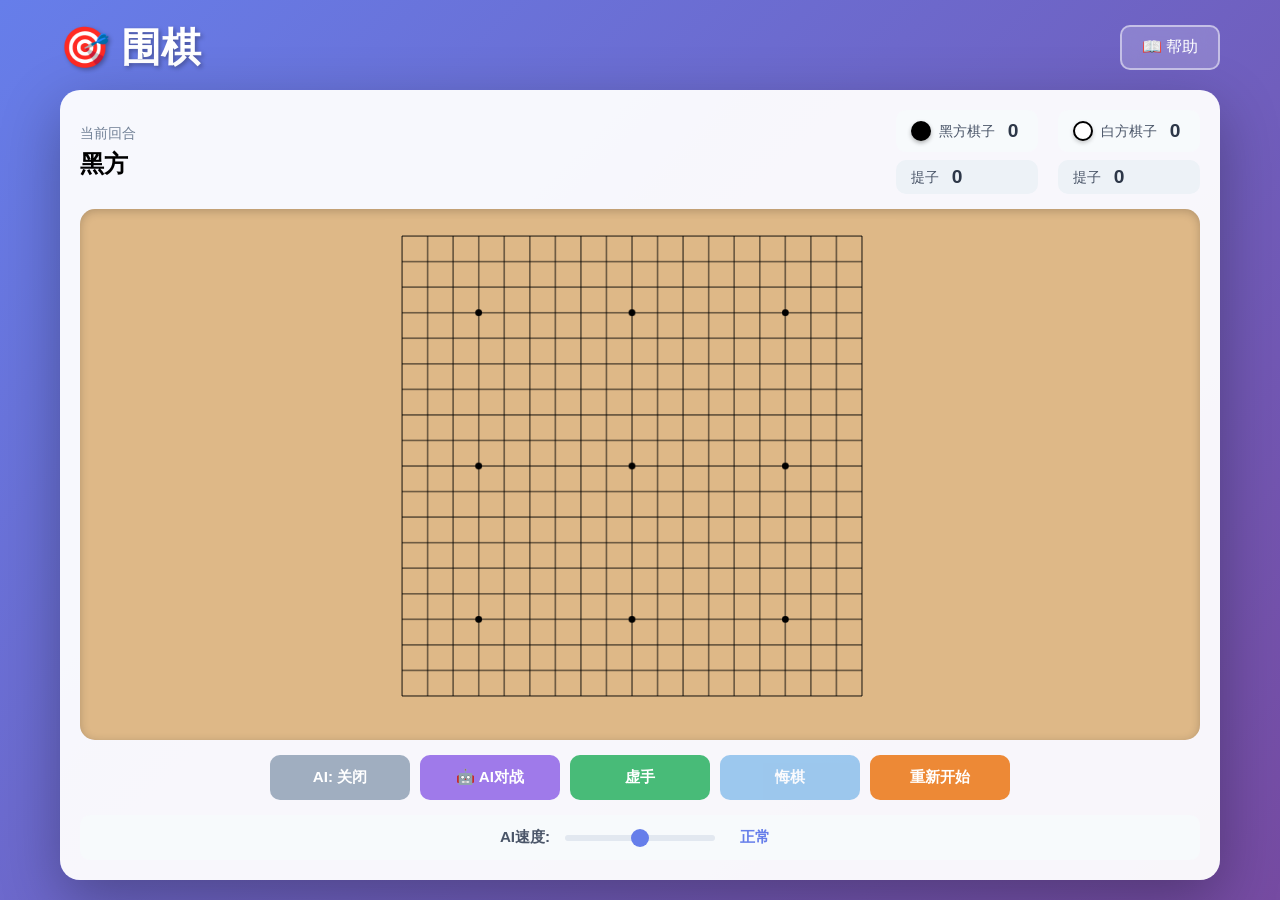
<file: go-game/index.html>
<!DOCTYPE html>
<html lang="zh-CN">
<head>
    <meta charset="UTF-8">
    <meta name="viewport" content="width=device-width, initial-scale=1.0">
    <title>围棋游戏 - AI对弈</title>
    <link rel="stylesheet" href="styles.css">
</head>
<body>
    <div class="game-wrapper">
        <div class="header">
            <h1>🎯 围棋</h1>
            <button id="help-btn" class="help-btn">📖 帮助</button>
        </div>
        
        <div class="game-container">
            <div class="info-panel">
                <div class="player-status">
                    <div class="status-item">
                        <span class="label">当前回合</span>
                        <span class="value" id="current-player">黑方</span>
                    </div>
                </div>
                
                <div class="captures-info">
                    <div class="stats-group">
                        <div class="capture-item">
                            <span class="stone black-stone"></span>
                            <span class="capture-label">黑方棋子</span>
                            <span class="capture-value" id="black-stones">0</span>
                        </div>
                        <div class="capture-item secondary">
                            <span class="capture-label">提子</span>
                            <span class="capture-value" id="black-captures">0</span>
                        </div>
                    </div>
                    <div class="stats-group">
                        <div class="capture-item">
                            <span class="stone white-stone"></span>
                            <span class="capture-label">白方棋子</span>
                            <span class="capture-value" id="white-stones">0</span>
                        </div>
                        <div class="capture-item secondary">
                            <span class="capture-label">提子</span>
                            <span class="capture-value" id="white-captures">0</span>
                        </div>
                    </div>
                </div>
            </div>
            
            <div class="board-container">
                <canvas id="board" width="600" height="600"></canvas>
            </div>
            
            <div class="controls">
                <button id="ai-toggle-btn" class="btn btn-ai">AI: 关闭</button>
                <button id="ai-vs-ai-btn" class="btn btn-ai-vs-ai">🤖 AI对战</button>
                <button id="pass-btn" class="btn btn-pass">虚手</button>
                <button id="undo-btn" class="btn btn-undo">悔棋</button>
                <button id="restart-btn" class="btn btn-restart">重新开始</button>
            </div>
            
            <div class="speed-control">
                <label for="speed-slider">AI速度:</label>
                <input type="range" id="speed-slider" min="1" max="5" value="3" step="1">
                <span id="speed-label">正常</span>
            </div>
        </div>
    </div>
    
    <!-- 帮助模态框 -->
    <div id="help-modal" class="modal">
        <div class="modal-content">
            <div class="modal-header">
                <h2>围棋游戏帮助</h2>
                <button id="close-modal" class="close-btn">✕</button>
            </div>
            <div class="modal-body">
                <section>
                    <h3>🎮 基本规则</h3>
                    <ul>
                        <li><strong>落子：</strong>黑方先行，双方轮流在交叉点上落子</li>
                        <li><strong>提子：</strong>无气（被完全包围）的棋子会被提掉</li>
                        <li><strong>禁止自杀：</strong>不能下在会导致自己棋子立即无气的位置</li>
                        <li><strong>打劫规则：</strong>禁止立即回提造成全局同形</li>
                        <li><strong>虚手：</strong>放弃本回合落子，双方连续虚手游戏结束</li>
                    </ul>
                </section>
                
                <section>
                    <h3>🤖 AI功能</h3>
                    <ul>
                        <li><strong>人机对战：</strong>点击"AI: 关闭"按钮启用AI对手（AI执白棋）</li>
                        <li><strong>AI对战：</strong>点击"🤖 AI对战"观看两个AI互相下棋</li>
                        <li><strong>暂停/继续：</strong>AI对战模式下可随时暂停或继续</li>
                        <li><strong>速度调节：</strong>使用滑块调节AI下子速度（很慢/慢/正常/快/很快）</li>
                        <li><strong>AI策略：</strong>AI会评估提子、连接、威胁、位置价值等因素</li>
                    </ul>
                </section>
                
                <section>
                    <h3>🎯 操作说明</h3>
                    <ul>
                        <li><strong>落子：</strong>点击棋盘交叉点放置棋子</li>
                        <li><strong>虚手：</strong>点击"虚手"按钮跳过本回合</li>
                        <li><strong>悔棋：</strong>点击"悔棋"按钮撤销上一步</li>
                        <li><strong>重新开始：</strong>点击"重新开始"清空棋盘</li>
                    </ul>
                </section>
                
                <section>
                    <h3>💡 游戏技巧</h3>
                    <ul>
                        <li><strong>占据要点：</strong>星位（标记点）是重要的战略位置</li>
                        <li><strong>保持连接：</strong>尽量让己方棋子相互连接</li>
                        <li><strong>注意气数：</strong>保证己方棋子有足够的气</li>
                        <li><strong>威胁对方：</strong>减少对方棋子的气，寻找提子机会</li>
                    </ul>
                </section>
            </div>
        </div>
    </div>
    
    <script src="main.js"></script>
</body>
</html>
</file>
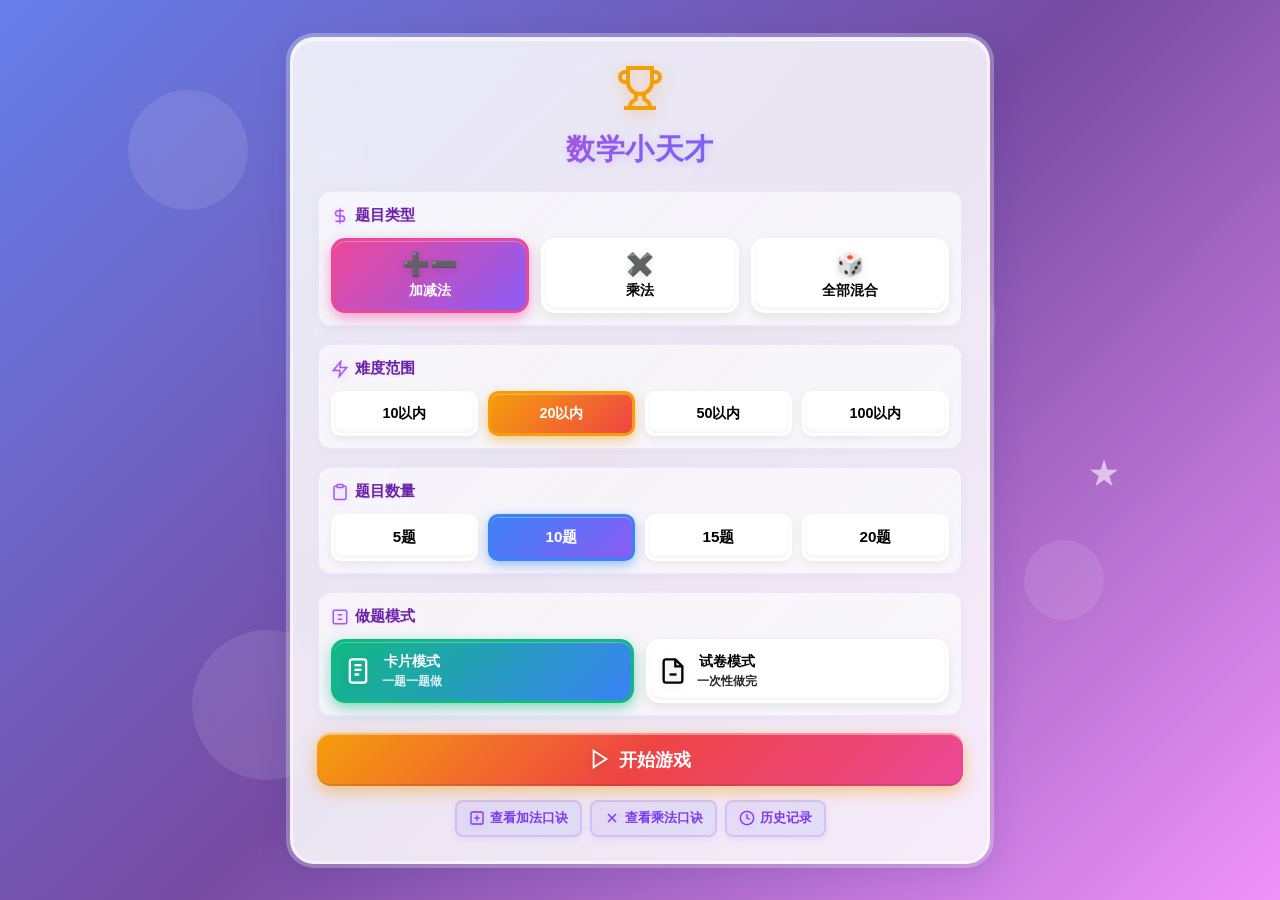
<file: math-game/index.html>
<!DOCTYPE html>
<html lang="zh-CN">
<head>
    <meta charset="UTF-8">
    <meta name="viewport" content="width=device-width, initial-scale=1.0">
    <title>数学小天才 - 儿童数学游戏</title>
    <link rel="preconnect" href="https://fonts.googleapis.com">
    <link rel="preconnect" href="https://fonts.gstatic.com" crossorigin>
    <link href="https://fonts.googleapis.com/css2?family=Baloo+2:wght@400;500;600;700&family=Comic+Neue:wght@300;400;700&display=swap" rel="stylesheet">
    <link rel="stylesheet" href="styles.css">
</head>
<body>
    <!-- 背景装饰 -->
    <div class="bg-decoration">
        <div class="bubble bubble-1"></div>
        <div class="bubble bubble-2"></div>
        <div class="bubble bubble-3"></div>
        <div class="bubble bubble-4"></div>
        <div class="star star-1">★</div>
        <div class="star star-2">★</div>
        <div class="star star-3">★</div>
    </div>
    
    <!-- 主容器 -->
    <div class="container">
        <!-- 设置面板 -->
        <div id="settingsPanel" class="panel settings-panel">
            <div class="panel-header">
                <svg class="icon-trophy" viewBox="0 0 24 24" fill="none" stroke="currentColor" stroke-width="2">
                    <path d="M6 9H4.5a2.5 2.5 0 0 1 0-5H6"></path>
                    <path d="M18 9h1.5a2.5 2.5 0 0 0 0-5H18"></path>
                    <path d="M4 22h16"></path>
                    <path d="M10 14.66V17c0 .55-.47.98-.97 1.21C7.85 18.75 7 20.24 7 22"></path>
                    <path d="M14 14.66V17c0 .55.47.98.97 1.21C16.15 18.75 17 20.24 17 22"></path>
                    <path d="M18 2H6v7a6 6 0 0 0 12 0V2Z"></path>
                </svg>
                <h1>数学小天才</h1>
            </div>
            
            <div class="setting-group">
                <label>
                    <svg class="icon-label" viewBox="0 0 24 24" fill="none" stroke="currentColor" stroke-width="2">
                        <path d="M12 2v20M17 5H9.5a3.5 3.5 0 0 0 0 7h5a3.5 3.5 0 0 1 0 7H6"></path>
                    </svg>
                    题目类型
                </label>
                <div class="button-group">
                    <button class="btn-type active" data-type="addsubtract">
                        <span class="btn-icon">➕➖</span>
                        <span>加减法</span>
                    </button>
                    <button class="btn-type" data-type="multiplication">
                        <span class="btn-icon">✖️</span>
                        <span>乘法</span>
                    </button>
                    <button class="btn-type" data-type="mixed">
                        <span class="btn-icon">🎲</span>
                        <span>全部混合</span>
                    </button>
                </div>
            </div>
            
            <div class="setting-group">
                <label>
                    <svg class="icon-label" viewBox="0 0 24 24" fill="none" stroke="currentColor" stroke-width="2">
                        <path d="M13 2L3 14h9l-1 8 10-12h-9l1-8z"></path>
                    </svg>
                    难度范围
                </label>
                <div class="difficulty-selector">
                    <button class="btn-difficulty" data-range="10">10以内</button>
                    <button class="btn-difficulty active" data-range="20">20以内</button>
                    <button class="btn-difficulty" data-range="50">50以内</button>
                    <button class="btn-difficulty" data-range="100">100以内</button>
                </div>
            </div>
            
            <div class="setting-group">
                <label>
                    <svg class="icon-label" viewBox="0 0 24 24" fill="none" stroke="currentColor" stroke-width="2">
                        <path d="M16 4h2a2 2 0 0 1 2 2v14a2 2 0 0 1-2 2H6a2 2 0 0 1-2-2V6a2 2 0 0 1 2-2h2"></path>
                        <rect x="8" y="2" width="8" height="4" rx="1" ry="1"></rect>
                    </svg>
                    题目数量
                </label>
                <div class="number-selector">
                    <button class="btn-number" data-count="5">5题</button>
                    <button class="btn-number active" data-count="10">10题</button>
                    <button class="btn-number" data-count="15">15题</button>
                    <button class="btn-number" data-count="20">20题</button>
                </div>
            </div>
            
            <div class="setting-group">
                <label>
                    <svg class="icon-label" viewBox="0 0 24 24" fill="none" stroke="currentColor" stroke-width="2">
                        <rect x="3" y="3" width="18" height="18" rx="2" ry="2"></rect>
                        <line x1="9" y1="9" x2="15" y2="9"></line>
                        <line x1="9" y1="15" x2="15" y2="15"></line>
                    </svg>
                    做题模式
                </label>
                <div class="mode-selector">
                    <button class="btn-mode active" data-mode="card">
                        <svg class="mode-icon" viewBox="0 0 24 24" fill="none" stroke="currentColor" stroke-width="2">
                            <rect x="5" y="2" width="14" height="20" rx="2" ry="2"></rect>
                            <line x1="9" y1="7" x2="15" y2="7"></line>
                            <line x1="9" y1="11" x2="15" y2="11"></line>
                            <line x1="9" y1="15" x2="13" y2="15"></line>
                        </svg>
                        <div>
                            <div class="mode-title">卡片模式</div>
                            <div class="mode-desc">一题一题做</div>
                        </div>
                    </button>
                    <button class="btn-mode" data-mode="exam">
                        <svg class="mode-icon" viewBox="0 0 24 24" fill="none" stroke="currentColor" stroke-width="2">
                            <path d="M14 2H6a2 2 0 0 0-2 2v16a2 2 0 0 0 2 2h12a2 2 0 0 0 2-2V8z"></path>
                            <polyline points="14 2 14 8 20 8"></polyline>
                            <line x1="9" y1="15" x2="15" y2="15"></line>
                        </svg>
                        <div>
                            <div class="mode-title">试卷模式</div>
                            <div class="mode-desc">一次性做完</div>
                        </div>
                    </button>
                </div>
            </div>
            
            <button id="startBtn" class="btn-primary">
                <svg class="btn-icon-svg" viewBox="0 0 24 24" fill="none" stroke="currentColor" stroke-width="2">
                    <polygon points="5 3 19 12 5 21 5 3"></polygon>
                </svg>
                开始游戏
            </button>
            
            <div class="formula-links">
                <button id="showAdditionTable" class="btn-link">
                    <svg class="link-icon" viewBox="0 0 24 24" fill="none" stroke="currentColor" stroke-width="2">
                        <rect x="3" y="3" width="18" height="18" rx="2" ry="2"></rect>
                        <line x1="12" y1="8" x2="12" y2="16"></line>
                        <line x1="8" y1="12" x2="16" y2="12"></line>
                    </svg>
                    查看加法口诀
                </button>
                <button id="showMultiplicationTable" class="btn-link">
                    <svg class="link-icon" viewBox="0 0 24 24" fill="none" stroke="currentColor" stroke-width="2">
                        <line x1="18" y1="6" x2="6" y2="18"></line>
                        <line x1="6" y1="6" x2="18" y2="18"></line>
                    </svg>
                    查看乘法口诀
                </button>
                <button id="showHistory" class="btn-link">
                    <svg class="link-icon" viewBox="0 0 24 24" fill="none" stroke="currentColor" stroke-width="2">
                        <circle cx="12" cy="12" r="10"></circle>
                        <polyline points="12 6 12 12 16 14"></polyline>
                    </svg>
                    历史记录
                </button>
            </div>
        </div>
        
        <!-- 游戏面板 - 卡片模式 -->
        <div id="gamePanel" class="panel game-panel hidden">
            <div class="game-header">
                <button id="quitBtn" class="btn-icon-only" title="退出游戏">
                    <svg viewBox="0 0 24 24" fill="none" stroke="currentColor" stroke-width="2">
                        <line x1="18" y1="6" x2="6" y2="18"></line>
                        <line x1="6" y1="6" x2="18" y2="18"></line>
                    </svg>
                </button>
                <div class="progress-info">
                    <span id="currentQuestion">1</span> / <span id="totalQuestions">10</span>
                </div>
                <div class="timer-info">
                    <svg class="timer-icon" viewBox="0 0 24 24" fill="none" stroke="currentColor" stroke-width="2">
                        <circle cx="12" cy="12" r="10"></circle>
                        <polyline points="12 6 12 12 16 14"></polyline>
                    </svg>
                    <span id="timer">00:00</span>
                </div>
                <div class="score-info">
                    <svg class="score-icon" viewBox="0 0 24 24" fill="none" stroke="currentColor" stroke-width="2">
                        <polygon points="12 2 15.09 8.26 22 9.27 17 14.14 18.18 21.02 12 17.77 5.82 21.02 7 14.14 2 9.27 8.91 8.26 12 2"></polygon>
                    </svg>
                    <span id="score">0</span>
                </div>
            </div>
            
            <div class="question-card">
                <div class="question-number">第 <span id="questionNum">1</span> 题</div>
                <div id="question" class="question-text"></div>
                <input type="number" id="answerInput" class="answer-input" placeholder="?">
                <div id="feedback" class="feedback"></div>
            </div>
            
            <div class="game-actions">
                <button id="submitBtn" class="btn-primary">
                    <svg class="btn-icon-svg" viewBox="0 0 24 24" fill="none" stroke="currentColor" stroke-width="2">
                        <polyline points="20 6 9 17 4 12"></polyline>
                    </svg>
                    提交答案
                </button>
                <button id="helpBtn" class="btn-secondary">
                    <svg class="btn-icon-svg" viewBox="0 0 24 24" fill="none" stroke="currentColor" stroke-width="2">
                        <circle cx="12" cy="12" r="10"></circle>
                        <path d="M9.09 9a3 3 0 0 1 5.83 1c0 2-3 3-3 3"></path>
                        <line x1="12" y1="17" x2="12.01" y2="17"></line>
                    </svg>
                    需要帮助
                </button>
            </div>
        </div>
        
        <!-- 试卷模式面板 -->
        <div id="examPanel" class="panel exam-panel hidden">
            <div class="exam-header">
                <button id="quitExamBtn" class="btn-icon-only" title="退出游戏">
                    <svg viewBox="0 0 24 24" fill="none" stroke="currentColor" stroke-width="2">
                        <line x1="18" y1="6" x2="6" y2="18"></line>
                        <line x1="6" y1="6" x2="18" y2="18"></line>
                    </svg>
                </button>
                <h2>
                    <svg class="header-icon" viewBox="0 0 24 24" fill="none" stroke="currentColor" stroke-width="2">
                        <path d="M14 2H6a2 2 0 0 0-2 2v16a2 2 0 0 0 2 2h12a2 2 0 0 0 2-2V8z"></path>
                        <polyline points="14 2 14 8 20 8"></polyline>
                    </svg>
                    数学试卷
                </h2>
                <div class="exam-info-group">
                    <div class="timer-info">
                        <svg class="timer-icon" viewBox="0 0 24 24" fill="none" stroke="currentColor" stroke-width="2">
                            <circle cx="12" cy="12" r="10"></circle>
                            <polyline points="12 6 12 12 16 14"></polyline>
                        </svg>
                        <span id="examTimer">00:00</span>
                    </div>
                    <div class="exam-info">共 <span id="examTotal">10</span> 题</div>
                </div>
            </div>
            
            <div id="examQuestions" class="exam-questions"></div>
            
            <button id="submitExamBtn" class="btn-primary btn-submit-exam">
                <svg class="btn-icon-svg" viewBox="0 0 24 24" fill="none" stroke="currentColor" stroke-width="2">
                    <path d="M22 11.08V12a10 10 0 1 1-5.93-9.14"></path>
                    <polyline points="22 4 12 14.01 9 11.01"></polyline>
                </svg>
                提交试卷
            </button>
        </div>
        
        <!-- 结果面板 -->
        <div id="resultPanel" class="panel result-panel hidden">
            <div class="result-icon">
                <svg viewBox="0 0 24 24" fill="none" stroke="currentColor" stroke-width="2">
                    <path d="M22 11.08V12a10 10 0 1 1-5.93-9.14"></path>
                    <polyline points="22 4 12 14.01 9 11.01"></polyline>
                </svg>
            </div>
            <h2 id="resultTitle">太棒了！</h2>
            <div class="result-stats">
                <div class="stat-item">
                    <svg class="stat-icon" viewBox="0 0 24 24" fill="none" stroke="currentColor" stroke-width="2">
                        <polygon points="12 2 15.09 8.26 22 9.27 17 14.14 18.18 21.02 12 17.77 5.82 21.02 7 14.14 2 9.27 8.91 8.26 12 2"></polygon>
                    </svg>
                    <div class="stat-value" id="finalScore">0</div>
                    <div class="stat-label">总分</div>
                </div>
                <div class="stat-item">
                    <svg class="stat-icon" viewBox="0 0 24 24" fill="none" stroke="currentColor" stroke-width="2">
                        <polyline points="20 6 9 17 4 12"></polyline>
                    </svg>
                    <div class="stat-value" id="correctCount">0</div>
                    <div class="stat-label">答对</div>
                </div>
                <div class="stat-item">
                    <svg class="stat-icon" viewBox="0 0 24 24" fill="none" stroke="currentColor" stroke-width="2">
                        <circle cx="12" cy="12" r="10"></circle>
                        <polyline points="16 12 12 8 8 12"></polyline>
                        <line x1="12" y1="16" x2="12" y2="8"></line>
                    </svg>
                    <div class="stat-value" id="accuracy">0%</div>
                    <div class="stat-label">正确率</div>
                </div>
                <div class="stat-item">
                    <svg class="stat-icon" viewBox="0 0 24 24" fill="none" stroke="currentColor" stroke-width="2">
                        <circle cx="12" cy="12" r="10"></circle>
                        <polyline points="12 6 12 12 16 14"></polyline>
                    </svg>
                    <div class="stat-value" id="timeUsed">0秒</div>
                    <div class="stat-label">用时</div>
                </div>
            </div>
            <button id="restartBtn" class="btn-primary">
                <svg class="btn-icon-svg" viewBox="0 0 24 24" fill="none" stroke="currentColor" stroke-width="2">
                    <polyline points="23 4 23 10 17 10"></polyline>
                    <path d="M20.49 15a9 9 0 1 1-2.12-9.36L23 10"></path>
                </svg>
                再玩一次
            </button>
        </div>
        
        <!-- 口诀表模态框 -->
        <div id="formulaModal" class="modal hidden">
            <div class="modal-content">
                <button class="modal-close">
                    <svg viewBox="0 0 24 24" fill="none" stroke="currentColor" stroke-width="2">
                        <line x1="18" y1="6" x2="6" y2="18"></line>
                        <line x1="6" y1="6" x2="18" y2="18"></line>
                    </svg>
                </button>
                <div id="formulaContent"></div>
            </div>
        </div>
        
        <!-- 口诀表底部面板 -->
        <div id="formulaPanel" class="formula-panel hidden">
            <div class="formula-panel-header">
                <h3 id="formulaPanelTitle"></h3>
                <button class="formula-panel-close">
                    <svg viewBox="0 0 24 24" fill="none" stroke="currentColor" stroke-width="2">
                        <line x1="18" y1="6" x2="6" y2="18"></line>
                        <line x1="6" y1="6" x2="18" y2="18"></line>
                    </svg>
                </button>
            </div>
            <div id="formulaPanelContent" class="formula-panel-content"></div>
        </div>
        
        <!-- 历史记录抽屉面板 -->
        <div id="historyModal" class="modal hidden">
            <div class="modal-history">
                <button class="modal-close" id="closeHistory">
                    <svg viewBox="0 0 24 24" fill="none" stroke="currentColor" stroke-width="2">
                        <line x1="18" y1="6" x2="6" y2="18"></line>
                        <line x1="6" y1="6" x2="18" y2="18"></line>
                    </svg>
                </button>
                <div class="history-header">
                    <h3>
                        <svg class="header-icon" viewBox="0 0 24 24" fill="none" stroke="currentColor" stroke-width="2">
                            <circle cx="12" cy="12" r="10"></circle>
                            <polyline points="12 6 12 12 16 14"></polyline>
                        </svg>
                        历史记录
                    </h3>
                    <button id="clearHistory" class="btn-clear-history">
                        <svg viewBox="0 0 24 24" fill="none" stroke="currentColor" stroke-width="2">
                            <polyline points="3 6 5 6 21 6"></polyline>
                            <path d="M19 6v14a2 2 0 0 1-2 2H7a2 2 0 0 1-2-2V6m3 0V4a2 2 0 0 1 2-2h4a2 2 0 0 1 2 2v2"></path>
                        </svg>
                        清空记录
                    </button>
                </div>
                <div id="historyContent" class="history-content"></div>
            </div>
        </div>
        
        <!-- 自定义弹窗 -->
        <div id="customDialog" class="custom-dialog hidden">
            <div class="custom-dialog-content">
                <div class="custom-dialog-icon"></div>
                <h3 class="custom-dialog-title"></h3>
                <p class="custom-dialog-message"></p>
                <div class="custom-dialog-buttons"></div>
            </div>
        </div>
    </div>
    
    <script src="main.js"></script>
</body>
</html>
</file>
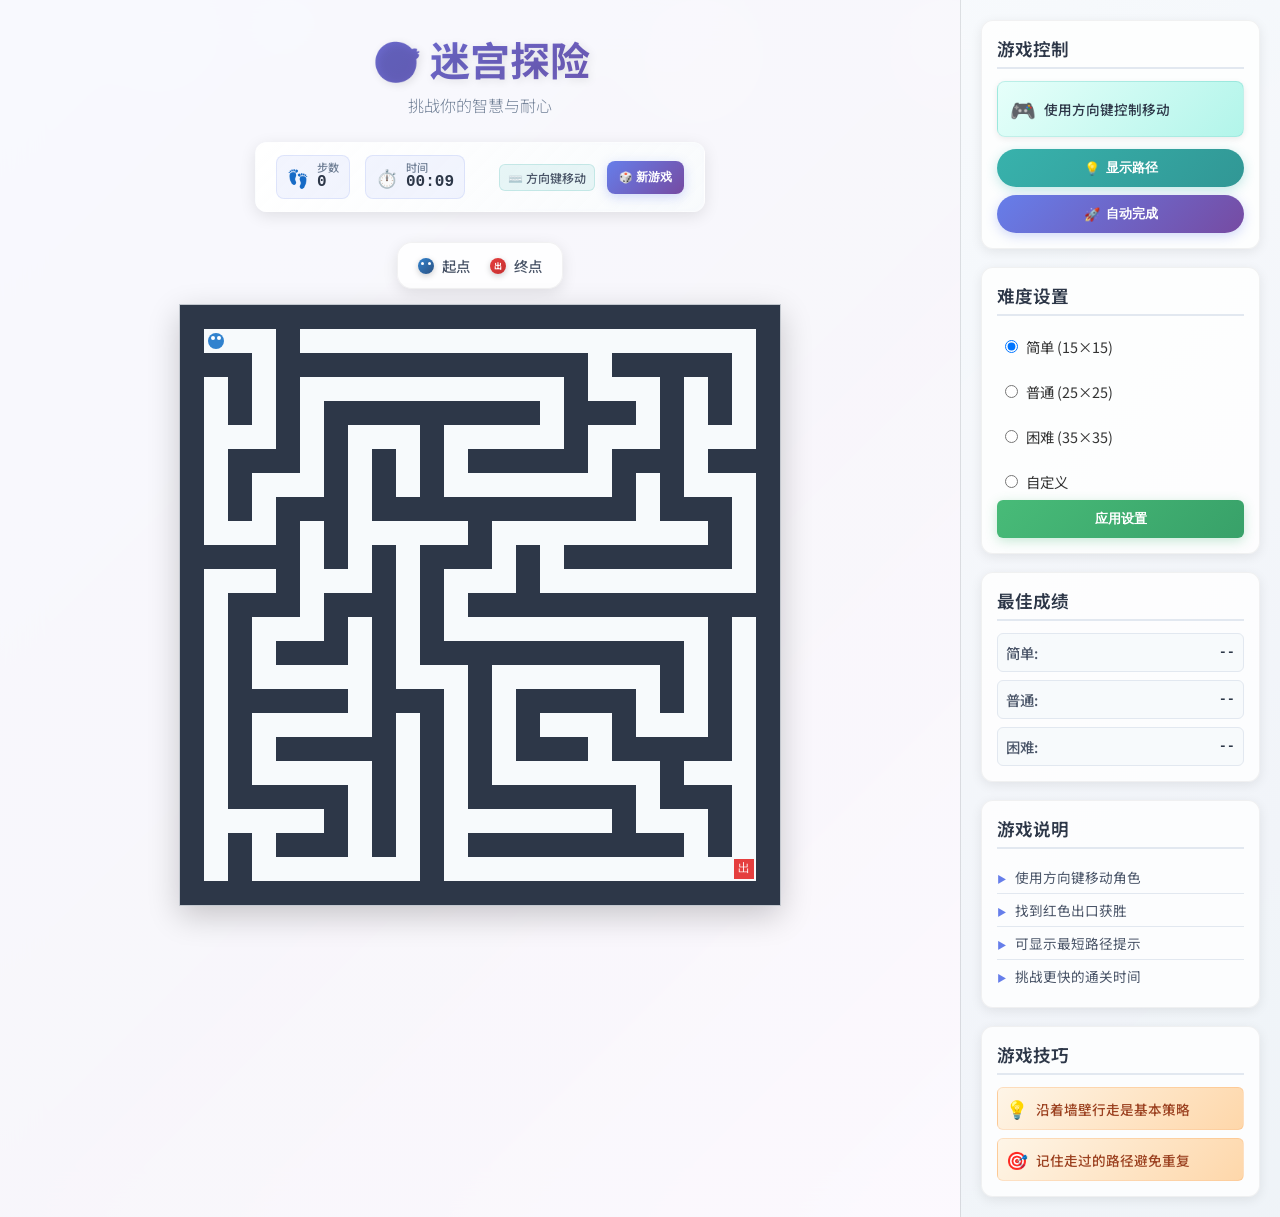
<file: Maze/index.html>
<!DOCTYPE html>
<html lang="zh-CN">
<head>
    <meta charset="UTF-8">
    <meta name="viewport" content="width=device-width, initial-scale=1.0">
    <title>🎮 迷宫探险</title>
    <link rel="stylesheet" href="styles.css">
    <link href="https://fonts.googleapis.com/css2?family=Noto+Sans+SC:wght@300;400;500;700&display=swap" rel="stylesheet">
</head>
<body>
    <div class="background-animation">
        <div class="floating-shapes">
            <div class="shape shape-1"></div>
            <div class="shape shape-2"></div>
            <div class="shape shape-3"></div>
            <div class="shape shape-4"></div>
            <div class="shape shape-5"></div>
        </div>
    </div>
    
    <div class="game-container">
        <!-- 左侧游戏棋盘区域 -->
        <div class="game-board-section">
            <div class="game-header">
                <div class="game-title">
                    <h1>🎯 迷宫探险</h1>
                    <p class="subtitle">挑战你的智慧与耐心</p>
                </div>
                
                <div class="game-info-board">
                    <div class="stats-section">
                        <div class="stat-item">
                            <span class="stat-icon">👣</span>
                            <div class="stat-content">
                                <span class="stat-label">步数</span>
                                <span id="stepCount" class="stat-value">0</span>
                            </div>
                        </div>
                        <div class="stat-item">
                            <span class="stat-icon">⏱️</span>
                            <div class="stat-content">
                                <span class="stat-label">时间</span>
                                <span id="timeCount" class="stat-value">00:00</span>
                            </div>
                        </div>
                    </div>
                    
                    <div class="control-section">
                        <div class="instruction-text">⌨️ 方向键移动</div>
                        <button id="newGameBtn" class="compact-button">
                            <span class="btn-icon">🎲</span>
                            <span>新游戏</span>
                        </button>
                    </div>
                </div>
            </div>
            
            <div class="maze-board">
                <div class="maze-legends">
                    <div class="legend-item player-legend">
                        <div class="legend-icon player-icon"></div>
                        <span>起点</span>
                    </div>
                    <div class="legend-item exit-legend">
                        <div class="legend-icon exit-icon"></div>
                        <span>终点</span>
                    </div>
                </div>
                <canvas id="mazeCanvas" width="600" height="600"></canvas>
            </div>
            
            <div class="game-status">
                <div id="gameMessage" class="game-result hidden">
                    <span id="result-text"></span>
                </div>
            </div>
        </div>

        <!-- 右侧设置和信息区域 -->
        <div class="settings-section">
            <div class="control-panel">
                <h2>游戏控制</h2>
                <div class="instruction-card">
                    <div class="icon">🎮</div>
                    <p>使用方向键控制移动</p>
                </div>
                <div class="button-group">
                    <button id="solveMazeBtn" class="btn btn-secondary">
                        <span class="btn-icon">💡</span>
                        显示路径
                    </button>
                    <button id="hideSolutionBtn" class="btn btn-tertiary hidden">
                        <span class="btn-icon">🚫</span>
                        隐藏路径
                    </button>
                    <button id="autoCompleteBtn" class="btn btn-primary">
                        <span class="btn-icon">🚀</span>
                        自动完成
                    </button>
                </div>
            </div>

            <!-- 难度设置 -->
            <div class="difficulty-panel">
                <h2>难度设置</h2>
                <div class="difficulty-selection">
                    <div class="difficulty-options">
                        <label class="difficulty-option">
                            <input type="radio" name="difficulty" value="easy" checked>
                            <span>简单 (15×15)</span>
                        </label>
                        <label class="difficulty-option">
                            <input type="radio" name="difficulty" value="normal">
                            <span>普通 (25×25)</span>
                        </label>
                        <label class="difficulty-option">
                            <input type="radio" name="difficulty" value="hard">
                            <span>困难 (35×35)</span>
                        </label>
                        <label class="difficulty-option">
                            <input type="radio" name="difficulty" value="custom">
                            <span>自定义</span>
                        </label>
                    </div>
                </div>

                <!-- 自定义难度设置 -->
                <div id="custom-settings" class="custom-settings hidden">
                    <h4>自定义设置</h4>
                    <div class="custom-input-group">
                        <label for="custom-size">迷宫大小 (10-99):</label>
                        <input type="number" id="custom-size" min="10" max="99" value="25">
                    </div>
                    <div class="custom-error" id="custom-error"></div>
                </div>

                <button id="apply-settings-btn" class="apply-button">应用设置</button>
            </div>

            <!-- 最佳成绩显示 -->
            <div class="best-times-panel">
                <h2>最佳成绩</h2>
                <div class="best-times">
                    <div class="best-time-item">
                        <span class="difficulty-name">简单:</span>
                        <span id="best-easy" class="best-time">--</span>
                    </div>
                    <div class="best-time-item">
                        <span class="difficulty-name">普通:</span>
                        <span id="best-normal" class="best-time">--</span>
                    </div>
                    <div class="best-time-item">
                        <span class="difficulty-name">困难:</span>
                        <span id="best-hard" class="best-time">--</span>
                    </div>
                </div>
            </div>

            <!-- 游戏说明 -->
            <div class="instructions-panel">
                <h2>游戏说明</h2>
                <ul class="instructions-list">
                    <li>使用方向键移动角色</li>
                    <li>找到红色出口获胜</li>
                    <li>可显示最短路径提示</li>
                    <li>挑战更快的通关时间</li>
                </ul>
            </div>

            <!-- 游戏提示 -->
            <div class="tips-panel">
                <h2>游戏技巧</h2>
                <div class="tip-item">
                    <span class="tip-icon">💡</span>
                    <span>沿着墙壁行走是基本策略</span>
                </div>
                <div class="tip-item">
                    <span class="tip-icon">🎯</span>
                    <span>记住走过的路径避免重复</span>
                </div>
            </div>
        </div>
    </div>
    
    <script src="main.js"></script>
</body>
</html>
</file>
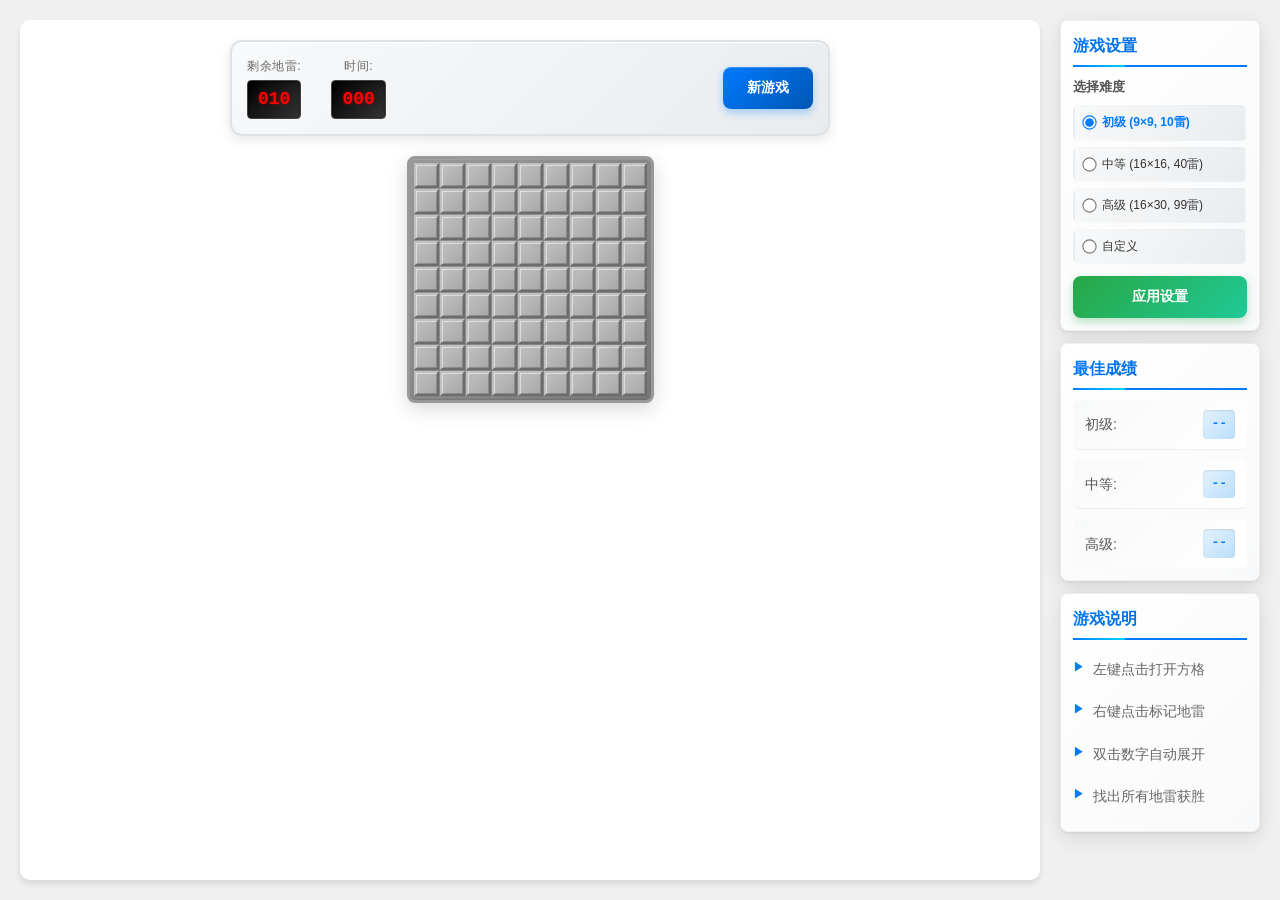
<file: Minesweeper/index.html>
<!DOCTYPE html>
<html lang="zh-CN">
<head>
    <meta charset="UTF-8">
    <meta name="viewport" content="width=device-width, initial-scale=1.0">
    <title>扫雷游戏</title>
    <link rel="stylesheet" href="styles.css">
</head>
<body>
    <div class="game-container">
        <!-- 左侧游戏棋盘区域 -->
        <div class="game-board-section">
            <div class="game-header">
                <div class="game-stats">
                    <div class="stat-item">
                        <span class="stat-label">剩余地雷:</span>
                        <span id="mines-count" class="stat-value">10</span>
                    </div>
                    <div class="stat-item">
                        <span class="stat-label">时间:</span>
                        <span id="time-display" class="stat-value">000</span>
                    </div>
                </div>
                <button id="new-game-btn" class="new-game-button">新游戏</button>
            </div>
            <div id="game-board" class="game-board">
                <!-- 游戏棋盘将在这里动态生成 -->
            </div>
            <div class="game-status">
                <div id="game-result" class="game-result hidden">
                    <span id="result-text"></span>
                </div>
            </div>
        </div>

        <!-- 右侧设置和积分区域 -->
        <div class="settings-section">
            <div class="settings-panel">
                <h2>游戏设置</h2>
                
                <!-- 难度选择 -->
                <div class="difficulty-selection">
                    <h3>选择难度</h3>
                    <div class="difficulty-options">
                        <label class="difficulty-option">
                            <input type="radio" name="difficulty" value="beginner" checked>
                            <span>初级 (9×9, 10雷)</span>
                        </label>
                        <label class="difficulty-option">
                            <input type="radio" name="difficulty" value="intermediate">
                            <span>中等 (16×16, 40雷)</span>
                        </label>
                        <label class="difficulty-option">
                            <input type="radio" name="difficulty" value="expert">
                            <span>高级 (16×30, 99雷)</span>
                        </label>
                        <label class="difficulty-option">
                            <input type="radio" name="difficulty" value="custom">
                            <span>自定义</span>
                        </label>
                    </div>
                </div>

                <!-- 自定义难度设置 -->
                <div id="custom-settings" class="custom-settings hidden">
                    <h4>自定义设置</h4>
                    <div class="custom-input-group">
                        <label for="custom-rows">行数 (5-50):</label>
                        <input type="number" id="custom-rows" min="5" max="50" value="9">
                    </div>
                    <div class="custom-input-group">
                        <label for="custom-cols">列数 (5-50):</label>
                        <input type="number" id="custom-cols" min="5" max="50" value="9">
                    </div>
                    <div class="custom-input-group">
                        <label for="custom-mines">地雷数:</label>
                        <input type="number" id="custom-mines" min="1" value="10">
                    </div>
                    <div class="custom-error" id="custom-error"></div>
                </div>

                <button id="apply-settings-btn" class="apply-button">应用设置</button>
            </div>

            <!-- 最佳成绩显示 -->
            <div class="best-times-panel">
                <h2>最佳成绩</h2>
                <div class="best-times">
                    <div class="best-time-item">
                        <span class="difficulty-name">初级:</span>
                        <span id="best-beginner" class="best-time">--</span>
                    </div>
                    <div class="best-time-item">
                        <span class="difficulty-name">中等:</span>
                        <span id="best-intermediate" class="best-time">--</span>
                    </div>
                    <div class="best-time-item">
                        <span class="difficulty-name">高级:</span>
                        <span id="best-expert" class="best-time">--</span>
                    </div>
                </div>
            </div>

            <!-- 游戏说明 -->
            <div class="instructions-panel">
                <h2>游戏说明</h2>
                <ul class="instructions-list">
                    <li>左键点击打开方格</li>
                    <li>右键点击标记地雷</li>
                    <li>双击数字自动展开</li>
                    <li>找出所有地雷获胜</li>
                </ul>
            </div>
        </div>
    </div>

    <script src="main.js"></script>
</body>
</html>
</file>
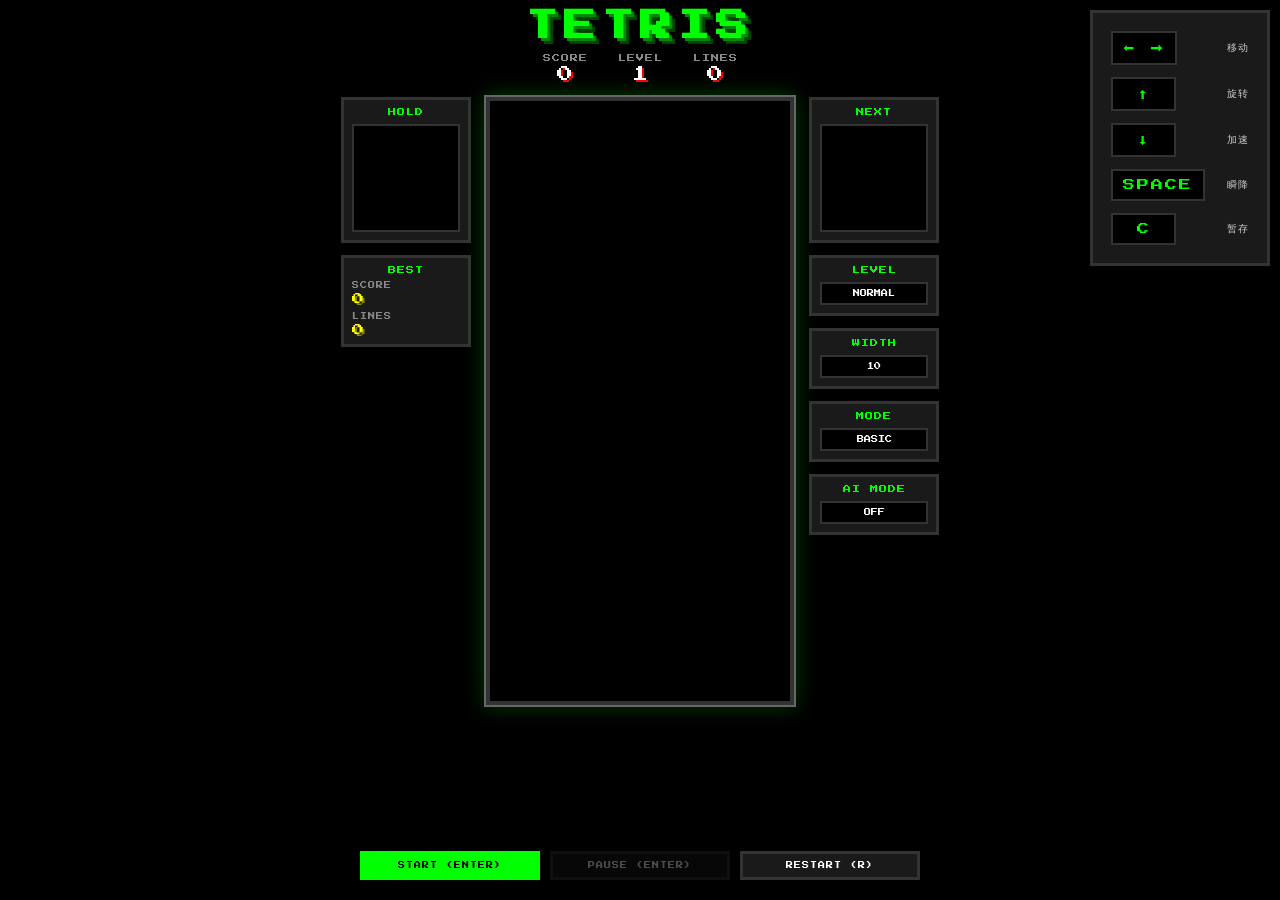
<file: tetris-ai/index.html>
<!DOCTYPE html>
<html lang="zh-CN">
<head>
    <meta charset="UTF-8">
    <meta name="viewport" content="width=device-width, initial-scale=1.0">
    <title>TETRIS - 俄罗斯方块</title>
    <link rel="stylesheet" href="styles.css">
    <link rel="preconnect" href="https://fonts.googleapis.com">
    <link rel="preconnect" href="https://fonts.gstatic.com" crossorigin>
    <link href="https://fonts.googleapis.com/css2?family=Press+Start+2P&display=swap" rel="stylesheet">
</head>
<body>
    <div class="game-wrapper">
        <div class="game-header">
            <h1 class="game-title">TETRIS</h1>
            <div class="score-display">
                <div class="score-item">
                    <span class="label">SCORE</span>
                    <span class="value" id="score">0</span>
                </div>
                <div class="score-item">
                    <span class="label">LEVEL</span>
                    <span class="value" id="level">1</span>
                </div>
                <div class="score-item">
                    <span class="label">LINES</span>
                    <span class="value" id="lines">0</span>
                </div>
            </div>
        </div>

        <div class="game-container">
            <div class="side-panel left-panel">
                <div class="panel-section">
                    <div class="panel-title">HOLD</div>
                    <div class="canvas-wrapper">
                        <canvas id="holdCanvas" width="100" height="100"></canvas>
                    </div>
                </div>
                
                <div class="panel-section">
                    <div class="panel-title">BEST</div>
                    <div class="best-scores">
                        <div class="best-item">
                            <span class="best-label">SCORE</span>
                            <span class="best-value" id="bestScore">0</span>
                        </div>
                        <div class="best-item">
                            <span class="best-label">LINES</span>
                            <span class="best-value" id="bestLines">0</span>
                        </div>
                    </div>
                </div>
            </div>

            <div class="game-board">
                <canvas id="gameCanvas" width="300" height="600"></canvas>
            </div>

            <div class="side-panel right-panel">
                <div class="panel-section">
                    <div class="panel-title">NEXT</div>
                    <div class="canvas-wrapper">
                        <canvas id="nextCanvas" width="100" height="100"></canvas>
                    </div>
                </div>
                
                <div class="panel-section">
                    <div class="panel-title">LEVEL</div>
                    <div class="custom-select" id="difficultySelect">
                        <div class="select-display">NORMAL</div>
                        <div class="select-options">
                            <div class="select-option" data-value="easy">EASY</div>
                            <div class="select-option selected" data-value="normal">NORMAL</div>
                            <div class="select-option" data-value="hard">HARD</div>
                        </div>
                    </div>
                </div>
                
                <div class="panel-section">
                    <div class="panel-title">WIDTH</div>
                    <div class="custom-select" id="widthSelect">
                        <div class="select-display">10</div>
                        <div class="select-options">
                            <div class="select-option" data-value="8">8</div>
                            <div class="select-option selected" data-value="10">10</div>
                            <div class="select-option" data-value="12">12</div>
                            <div class="select-option" data-value="16">16</div>
                        </div>
                    </div>
                </div>
                
                <div class="panel-section">
                    <div class="panel-title">MODE</div>
                    <div class="custom-select" id="modeSelect">
                        <div class="select-display">BASIC</div>
                        <div class="select-options">
                            <div class="select-option selected" data-value="basic">BASIC</div>
                            <div class="select-option" data-value="advanced">ADVANCED</div>
                        </div>
                    </div>
                </div>
                
                <div class="panel-section">
                    <div class="panel-title">AI MODE</div>
                    <div class="custom-select" id="aiModeSelect">
                        <div class="select-display">OFF</div>
                        <div class="select-options">
                            <div class="select-option selected" data-value="off">OFF</div>
                            <div class="select-option" data-value="on">ON</div>
                            <div class="select-option" data-value="evolve">EVOLVE</div>
                        </div>
                    </div>
                </div>
            </div>
        </div>

        <div class="game-controls">
            <button id="startBtn" class="control-btn primary">START (ENTER)</button>
            <button id="pauseBtn" class="control-btn" disabled>PAUSE (ENTER)</button>
            <button id="restartBtn" class="control-btn">RESTART (R)</button>
        </div>
        
        <!-- AI 训练统计 -->
        <div class="ai-stats" id="aiStats" style="display: none;">
            <div class="ai-stats-title">AI TRAINING STATS</div>
            <div class="ai-stats-grid">
                <div class="ai-stat-item">
                    <span class="ai-stat-label">GAMES</span>
                    <span class="ai-stat-value" id="aiGames">0</span>
                </div>
                <div class="ai-stat-item">
                    <span class="ai-stat-label">AVG SCORE</span>
                    <span class="ai-stat-value" id="aiAvgScore">0</span>
                </div>
                <div class="ai-stat-item">
                    <span class="ai-stat-label">AVG LINES</span>
                    <span class="ai-stat-value" id="aiAvgLines">0</span>
                </div>
                <div class="ai-stat-item">
                    <span class="ai-stat-label">BEST SCORE</span>
                    <span class="ai-stat-value" id="aiBestScore">0</span>
                </div>
            </div>
            <button id="resetAIStatsBtn" class="control-btn" style="margin-top: 10px; width: 100%;">RESET STATS</button>
        </div>
        
        <!-- 进化训练统计 -->
        <div class="evolution-stats" id="evolutionStats" style="display: none;">
            <div class="ai-stats-title">EVOLUTION TRAINING</div>
            <div class="evolution-info">
                <div class="evolution-item">
                    <span class="evolution-label">GENERATION</span>
                    <span class="evolution-value" id="evolutionGen">0</span>
                </div>
                <div class="evolution-item">
                    <span class="evolution-label">INDIVIDUAL</span>
                    <span class="evolution-value" id="evolutionInd">0/20</span>
                </div>
                <div class="evolution-item">
                    <span class="evolution-label">BEST FITNESS</span>
                    <span class="evolution-value" id="evolutionBest">0</span>
                </div>
                <div class="evolution-item">
                    <span class="evolution-label">AVG FITNESS</span>
                    <span class="evolution-value" id="evolutionAvg">0</span>
                </div>
            </div>
            <div class="evolution-weights" id="evolutionWeights">
                <div class="weight-title">BEST WEIGHTS:</div>
                <div class="weight-item">
                    <span>LINES:</span>
                    <span id="weightLines">0.76</span>
                </div>
                <div class="weight-item">
                    <span>HEIGHT:</span>
                    <span id="weightHeight">-0.51</span>
                </div>
                <div class="weight-item">
                    <span>HOLES:</span>
                    <span id="weightHoles">-0.35</span>
                </div>
                <div class="weight-item">
                    <span>BUMP:</span>
                    <span id="weightBump">-0.18</span>
                </div>
            </div>
            <div style="display: flex; gap: 5px; margin-top: 10px;">
                <button id="stopEvolutionBtn" class="control-btn" style="flex: 1;">STOP</button>
                <button id="resetEvolutionBtn" class="control-btn" style="flex: 1;">RESET</button>
            </div>
            <div style="display: flex; gap: 5px; margin-top: 5px;">
                <button id="exportModelBtn" class="control-btn" style="flex: 1; font-size: 6px;">EXPORT</button>
                <button id="importModelBtn" class="control-btn" style="flex: 1; font-size: 6px;">IMPORT</button>
            </div>
        </div>
    </div>
    
    <!-- 操作说明 - 右上角 -->
    <div class="game-instructions">
            <div class="instruction-item">
                <span class="key">⬅ ➡</span>
                <span class="action">移动</span>
            </div>
            <div class="instruction-item">
                <span class="key">⬆</span>
                <span class="action">旋转</span>
            </div>
            <div class="instruction-item">
                <span class="key">⬇</span>
                <span class="action">加速</span>
            </div>
            <div class="instruction-item">
                <span class="key">SPACE</span>
                <span class="action">瞬降</span>
            </div>
            <div class="instruction-item">
                <span class="key">C</span>
                <span class="action">暂存</span>
            </div>
        </div>
    </div>
    
    <!-- 自定义弹窗 -->
    <div id="customAlert" class="custom-alert">
        <div class="alert-box">
            <div class="alert-title">GAME OVER</div>
            <div class="alert-content">
                <div class="alert-stat">
                    <span class="alert-label">SCORE</span>
                    <span class="alert-value" id="alertScore">0</span>
                </div>
                <div class="alert-stat">
                    <span class="alert-label">LINES</span>
                    <span class="alert-value" id="alertLines">0</span>
                </div>
            </div>
            <button class="alert-btn" id="alertBtn">OK (ENTER)</button>
        </div>
    </div>
    
    <script src="genetic-trainer.js"></script>
    <script src="main.js"></script>
</body>
</html>
</file>
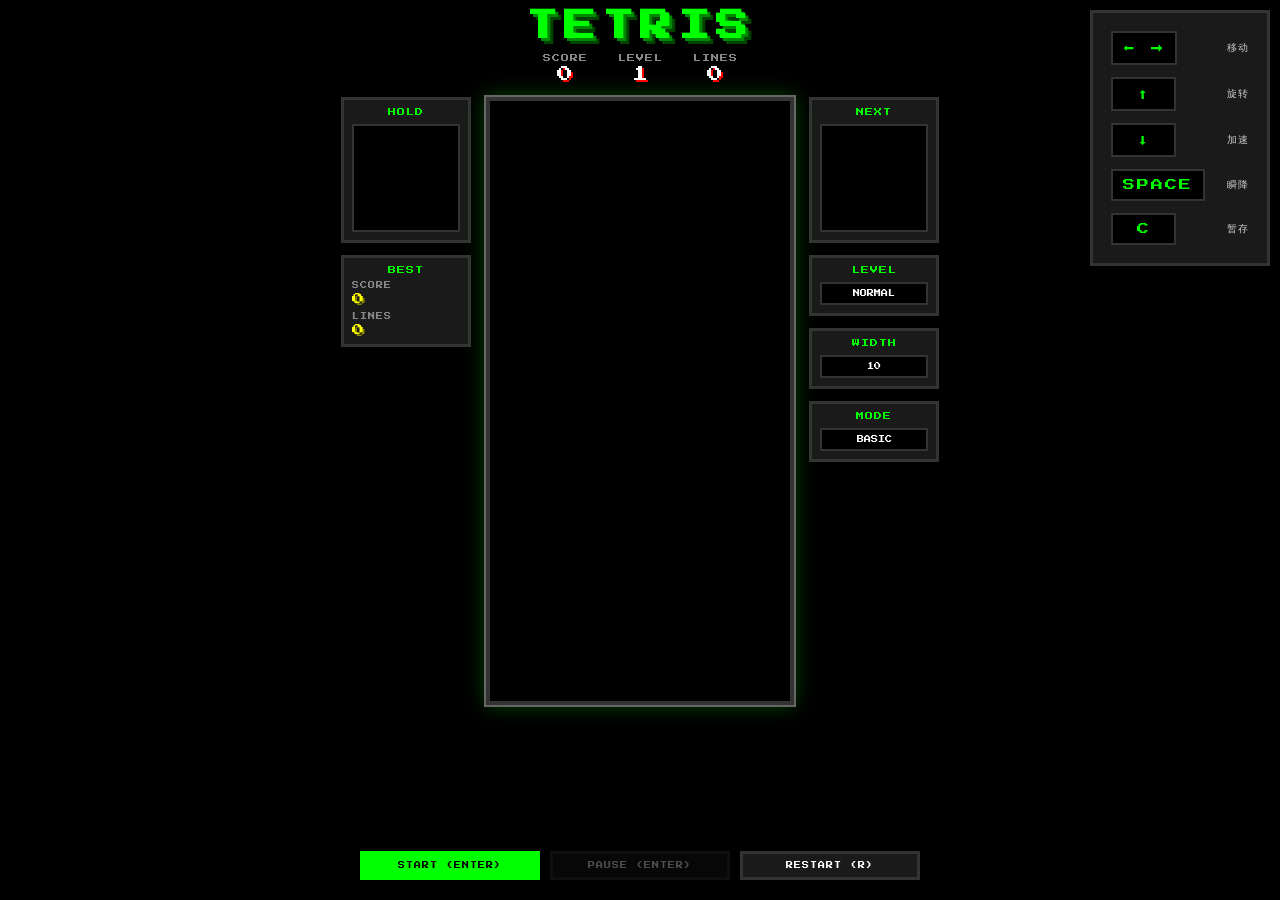
<file: tetris/index.html>
<!DOCTYPE html>
<html lang="zh-CN">
<head>
    <meta charset="UTF-8">
    <meta name="viewport" content="width=device-width, initial-scale=1.0">
    <title>TETRIS - 俄罗斯方块</title>
    <link rel="stylesheet" href="styles.css">
    <link rel="preconnect" href="https://fonts.googleapis.com">
    <link rel="preconnect" href="https://fonts.gstatic.com" crossorigin>
    <link href="https://fonts.googleapis.com/css2?family=Press+Start+2P&display=swap" rel="stylesheet">
</head>
<body>
    <div class="game-wrapper">
        <div class="game-header">
            <h1 class="game-title">TETRIS</h1>
            <div class="score-display">
                <div class="score-item">
                    <span class="label">SCORE</span>
                    <span class="value" id="score">0</span>
                </div>
                <div class="score-item">
                    <span class="label">LEVEL</span>
                    <span class="value" id="level">1</span>
                </div>
                <div class="score-item">
                    <span class="label">LINES</span>
                    <span class="value" id="lines">0</span>
                </div>
            </div>
        </div>

        <div class="game-container">
            <div class="side-panel left-panel">
                <div class="panel-section">
                    <div class="panel-title">HOLD</div>
                    <div class="canvas-wrapper">
                        <canvas id="holdCanvas" width="100" height="100"></canvas>
                    </div>
                </div>
                
                <div class="panel-section">
                    <div class="panel-title">BEST</div>
                    <div class="best-scores">
                        <div class="best-item">
                            <span class="best-label">SCORE</span>
                            <span class="best-value" id="bestScore">0</span>
                        </div>
                        <div class="best-item">
                            <span class="best-label">LINES</span>
                            <span class="best-value" id="bestLines">0</span>
                        </div>
                    </div>
                </div>
            </div>

            <div class="game-board">
                <canvas id="gameCanvas" width="300" height="600"></canvas>
            </div>

            <div class="side-panel right-panel">
                <div class="panel-section">
                    <div class="panel-title">NEXT</div>
                    <div class="canvas-wrapper">
                        <canvas id="nextCanvas" width="100" height="100"></canvas>
                    </div>
                </div>
                
                <div class="panel-section">
                    <div class="panel-title">LEVEL</div>
                    <div class="custom-select" id="difficultySelect">
                        <div class="select-display">NORMAL</div>
                        <div class="select-options">
                            <div class="select-option" data-value="easy">EASY</div>
                            <div class="select-option selected" data-value="normal">NORMAL</div>
                            <div class="select-option" data-value="hard">HARD</div>
                        </div>
                    </div>
                </div>
                
                <div class="panel-section">
                    <div class="panel-title">WIDTH</div>
                    <div class="custom-select" id="widthSelect">
                        <div class="select-display">10</div>
                        <div class="select-options">
                            <div class="select-option" data-value="8">8</div>
                            <div class="select-option selected" data-value="10">10</div>
                            <div class="select-option" data-value="12">12</div>
                            <div class="select-option" data-value="16">16</div>
                        </div>
                    </div>
                </div>
                
                <div class="panel-section">
                    <div class="panel-title">MODE</div>
                    <div class="custom-select" id="modeSelect">
                        <div class="select-display">BASIC</div>
                        <div class="select-options">
                            <div class="select-option selected" data-value="basic">BASIC</div>
                            <div class="select-option" data-value="advanced">ADVANCED</div>
                        </div>
                    </div>
                </div>
            </div>
        </div>

        <div class="game-controls">
            <button id="startBtn" class="control-btn primary">START (ENTER)</button>
            <button id="pauseBtn" class="control-btn" disabled>PAUSE (ENTER)</button>
            <button id="restartBtn" class="control-btn">RESTART (R)</button>
        </div>
    </div>
    
    <!-- 操作说明 - 右上角 -->
    <div class="game-instructions">
            <div class="instruction-item">
                <span class="key">⬅ ➡</span>
                <span class="action">移动</span>
            </div>
            <div class="instruction-item">
                <span class="key">⬆</span>
                <span class="action">旋转</span>
            </div>
            <div class="instruction-item">
                <span class="key">⬇</span>
                <span class="action">加速</span>
            </div>
            <div class="instruction-item">
                <span class="key">SPACE</span>
                <span class="action">瞬降</span>
            </div>
            <div class="instruction-item">
                <span class="key">C</span>
                <span class="action">暂存</span>
            </div>
        </div>
    </div>
    
    <!-- 自定义弹窗 -->
    <div id="customAlert" class="custom-alert">
        <div class="alert-box">
            <div class="alert-title">GAME OVER</div>
            <div class="alert-content">
                <div class="alert-stat">
                    <span class="alert-label">SCORE</span>
                    <span class="alert-value" id="alertScore">0</span>
                </div>
                <div class="alert-stat">
                    <span class="alert-label">LINES</span>
                    <span class="alert-value" id="alertLines">0</span>
                </div>
            </div>
            <button class="alert-btn" id="alertBtn">OK (ENTER)</button>
        </div>
    </div>
    
    <script src="main.js"></script>
</body>
</html>
</file>
<file: go-game/styles.css>
* {
    margin: 0;
    padding: 0;
    box-sizing: border-box;
}

body {
    font-family: -apple-system, BlinkMacSystemFont, 'Segoe UI', 'PingFang SC', 'Microsoft YaHei', sans-serif;
    background: linear-gradient(135deg, #667eea 0%, #764ba2 100%);
    height: 100vh;
    overflow: hidden;
    display: flex;
    justify-content: center;
    align-items: center;
}

.game-wrapper {
    width: 100%;
    max-width: 1200px;
    height: 100vh;
    display: flex;
    flex-direction: column;
    padding: 20px;
}

.header {
    display: flex;
    justify-content: space-between;
    align-items: center;
    margin-bottom: 15px;
}

h1 {
    color: white;
    font-size: 2.5em;
    text-shadow: 2px 2px 4px rgba(0, 0, 0, 0.3);
    margin: 0;
}

.help-btn {
    background: rgba(255, 255, 255, 0.2);
    color: white;
    border: 2px solid rgba(255, 255, 255, 0.5);
    padding: 10px 20px;
    border-radius: 10px;
    font-size: 1em;
    cursor: pointer;
    transition: all 0.3s ease;
    backdrop-filter: blur(10px);
}

.help-btn:hover {
    background: rgba(255, 255, 255, 0.3);
    transform: translateY(-2px);
}

.game-container {
    background: rgba(255, 255, 255, 0.95);
    border-radius: 20px;
    padding: 20px;
    box-shadow: 0 20px 60px rgba(0, 0, 0, 0.3);
    display: flex;
    flex-direction: column;
    gap: 15px;
    flex: 1;
    overflow: hidden;
}

.info-panel {
    display: flex;
    justify-content: space-between;
    align-items: center;
    gap: 20px;
}

.player-status {
    flex: 1;
}

.status-item {
    display: flex;
    flex-direction: column;
    gap: 5px;
}

.label {
    font-size: 0.9em;
    color: #718096;
    font-weight: 500;
}

.value {
    font-size: 1.5em;
    font-weight: bold;
    color: #2d3748;
}

.captures-info {
    display: flex;
    gap: 20px;
}

.stats-group {
    display: flex;
    flex-direction: column;
    gap: 8px;
}

.capture-item {
    display: flex;
    align-items: center;
    gap: 8px;
    background: #f7fafc;
    padding: 10px 15px;
    border-radius: 10px;
}

.capture-item.secondary {
    background: #edf2f7;
    padding: 6px 15px;
}

.stone {
    width: 20px;
    height: 20px;
    border-radius: 50%;
    display: inline-block;
}

.black-stone {
    background: #000;
    box-shadow: 0 2px 4px rgba(0, 0, 0, 0.3);
}

.white-stone {
    background: #fff;
    border: 2px solid #000;
    box-shadow: 0 2px 4px rgba(0, 0, 0, 0.2);
}

.capture-label {
    font-size: 0.9em;
    color: #4a5568;
}

.capture-value {
    font-size: 1.2em;
    font-weight: bold;
    color: #2d3748;
    min-width: 20px;
    text-align: center;
}

.board-container {
    display: flex;
    justify-content: center;
    align-items: center;
    background: #deb887;
    border-radius: 15px;
    padding: 10px;
    box-shadow: inset 0 2px 10px rgba(0, 0, 0, 0.2);
    flex: 1;
    overflow: hidden;
}

#board {
    cursor: crosshair;
    display: block;
    max-width: 100%;
    max-height: 100%;
}

.controls {
    display: flex;
    gap: 10px;
    justify-content: center;
}

.btn {
    padding: 12px 20px;
    font-size: 0.95em;
    font-weight: 600;
    border: none;
    border-radius: 10px;
    cursor: pointer;
    transition: all 0.3s ease;
    color: white;
    flex: 1;
    max-width: 140px;
}

.btn:disabled {
    opacity: 0.5;
    cursor: not-allowed;
}

.btn:not(:disabled):hover {
    transform: translateY(-2px);
    box-shadow: 0 4px 12px rgba(0, 0, 0, 0.2);
}

.btn:not(:disabled):active {
    transform: translateY(0);
}

.btn-ai {
    background: #a0aec0;
}

.btn-ai.active {
    background: #48bb78;
}

.btn-ai:not(:disabled):hover {
    background: #718096;
}

.btn-ai.active:not(:disabled):hover {
    background: #38a169;
}

.btn-ai-vs-ai {
    background: #9f7aea;
}

.btn-ai-vs-ai.active {
    background: #805ad5;
}

.btn-ai-vs-ai:not(:disabled):hover {
    background: #805ad5;
}

.btn-ai-vs-ai.active:not(:disabled):hover {
    background: #6b46c1;
}

.btn-pass {
    background: #48bb78;
}

.btn-pass:not(:disabled):hover {
    background: #38a169;
}

.btn-undo {
    background: #4299e1;
}

.btn-undo:not(:disabled):hover {
    background: #3182ce;
}

.btn-restart {
    background: #ed8936;
}

.btn-restart:not(:disabled):hover {
    background: #dd6b20;
}

.speed-control {
    display: flex;
    align-items: center;
    justify-content: center;
    gap: 15px;
    padding: 12px 20px;
    background: #f7fafc;
    border-radius: 10px;
}

.speed-control label {
    font-size: 0.95em;
    font-weight: 600;
    color: #4a5568;
}

#speed-slider {
    width: 150px;
    height: 6px;
    border-radius: 3px;
    background: #e2e8f0;
    outline: none;
    -webkit-appearance: none;
    appearance: none;
}

#speed-slider::-webkit-slider-thumb {
    -webkit-appearance: none;
    appearance: none;
    width: 18px;
    height: 18px;
    border-radius: 50%;
    background: #667eea;
    cursor: pointer;
    transition: all 0.3s ease;
}

#speed-slider::-webkit-slider-thumb:hover {
    background: #5568d3;
    transform: scale(1.2);
}

#speed-slider::-moz-range-thumb {
    width: 18px;
    height: 18px;
    border-radius: 50%;
    background: #667eea;
    cursor: pointer;
    border: none;
    transition: all 0.3s ease;
}

#speed-slider::-moz-range-thumb:hover {
    background: #5568d3;
    transform: scale(1.2);
}

#speed-label {
    font-size: 0.95em;
    font-weight: 600;
    color: #667eea;
    min-width: 50px;
    text-align: center;
}

.modal {
    display: none;
    position: fixed;
    top: 0;
    left: 0;
    width: 100%;
    height: 100%;
    background: rgba(0, 0, 0, 0.7);
    backdrop-filter: blur(5px);
    z-index: 1000;
    justify-content: center;
    align-items: center;
    padding: 20px;
}

.modal-content {
    background: white;
    border-radius: 20px;
    max-width: 600px;
    width: 100%;
    max-height: 80vh;
    overflow: hidden;
    box-shadow: 0 20px 60px rgba(0, 0, 0, 0.5);
    display: flex;
    flex-direction: column;
}

.modal-header {
    display: flex;
    justify-content: space-between;
    align-items: center;
    padding: 20px 25px;
    border-bottom: 2px solid #e2e8f0;
}

.modal-header h2 {
    color: #2d3748;
    font-size: 1.8em;
    margin: 0;
}

.close-btn {
    background: #e2e8f0;
    border: none;
    width: 35px;
    height: 35px;
    border-radius: 50%;
    font-size: 1.5em;
    cursor: pointer;
    display: flex;
    align-items: center;
    justify-content: center;
    transition: all 0.3s ease;
    color: #4a5568;
}

.close-btn:hover {
    background: #cbd5e0;
    transform: rotate(90deg);
}

.modal-body {
    padding: 25px;
    overflow-y: auto;
}

.modal-body section {
    margin-bottom: 25px;
}

.modal-body section:last-child {
    margin-bottom: 0;
}

.modal-body h3 {
    color: #2d3748;
    font-size: 1.3em;
    margin-bottom: 12px;
    display: flex;
    align-items: center;
    gap: 8px;
}

.modal-body ul {
    list-style: none;
    padding-left: 0;
}

.modal-body li {
    color: #4a5568;
    line-height: 1.8;
    margin-bottom: 10px;
    padding-left: 20px;
    position: relative;
}

.modal-body li::before {
    content: "•";
    position: absolute;
    left: 5px;
    color: #667eea;
    font-weight: bold;
    font-size: 1.2em;
}

.modal-body strong {
    color: #2d3748;
    font-weight: 600;
}

@media (max-width: 768px) {
    .game-wrapper {
        padding: 10px;
    }
    
    h1 {
        font-size: 1.8em;
    }
    
    .help-btn {
        padding: 8px 15px;
        font-size: 0.9em;
    }
    
    .game-container {
        padding: 15px;
        gap: 10px;
    }
    
    .info-panel {
        flex-direction: column;
        gap: 10px;
    }
    
    .captures-info {
        width: 100%;
        justify-content: space-around;
        gap: 15px;
    }
    
    .stats-group {
        flex: 1;
    }
    
    .value {
        font-size: 1.2em;
    }
    
    .controls {
        flex-wrap: wrap;
    }
    
    .btn {
        flex: 1 1 calc(50% - 5px);
        max-width: none;
        padding: 10px 15px;
        font-size: 0.9em;
    }
    
    .speed-control {
        padding: 10px 15px;
        gap: 10px;
    }
    
    .speed-control label {
        font-size: 0.85em;
    }
    
    #speed-slider {
        width: 100px;
    }
    
    #speed-label {
        font-size: 0.85em;
        min-width: 40px;
    }
    
    .modal-content {
        max-height: 90vh;
    }
    
    .modal-header h2 {
        font-size: 1.4em;
    }
    
    .modal-body {
        padding: 20px;
    }
    
    .modal-body h3 {
        font-size: 1.1em;
    }
    
    .modal-body li {
        font-size: 0.95em;
    }
}

@media (max-width: 480px) {
    h1 {
        font-size: 1.5em;
    }
    
    .captures-info {
        gap: 10px;
    }
    
    .capture-item {
        padding: 8px 12px;
    }
    
    .capture-item.secondary {
        padding: 5px 12px;
    }
    
    .capture-label {
        font-size: 0.85em;
    }
    
    .capture-value {
        font-size: 1em;
    }
    
    .stone {
        width: 16px;
        height: 16px;
    }
}
</file>
<file: math-game/styles.css>
/* 基础样式 */
* {
    margin: 0;
    padding: 0;
    box-sizing: border-box;
}

body {
    font-family: 'Baloo 2', 'Comic Neue', cursive, sans-serif;
    background: linear-gradient(135deg, #667eea 0%, #764ba2 50%, #f093fb 100%);
    min-height: 100vh;
    display: flex;
    align-items: center;
    justify-content: center;
    padding: 20px;
    color: #1E1B4B;
    overflow-x: hidden;
}

/* 背景装饰 - 动画气泡和星星 */
.bg-decoration {
    position: fixed;
    top: 0;
    left: 0;
    width: 100%;
    height: 100%;
    pointer-events: none;
    z-index: 0;
    overflow: hidden;
}

.bubble {
    position: absolute;
    border-radius: 50%;
    background: rgba(255, 255, 255, 0.1);
    backdrop-filter: blur(10px);
    animation: float 20s infinite ease-in-out;
}

.bubble-1 {
    width: 120px;
    height: 120px;
    top: 10%;
    left: 10%;
    animation-delay: 0s;
}

.bubble-2 {
    width: 80px;
    height: 80px;
    top: 60%;
    left: 80%;
    animation-delay: 5s;
}

.bubble-3 {
    width: 150px;
    height: 150px;
    top: 70%;
    left: 15%;
    animation-delay: 10s;
}

.bubble-4 {
    width: 100px;
    height: 100px;
    top: 30%;
    left: 70%;
    animation-delay: 15s;
}

.star {
    position: absolute;
    font-size: 2rem;
    color: rgba(255, 255, 255, 0.6);
    animation: twinkle 3s infinite ease-in-out;
}

.star-1 {
    top: 15%;
    left: 25%;
    animation-delay: 0s;
}

.star-2 {
    top: 50%;
    left: 85%;
    animation-delay: 1s;
}

.star-3 {
    top: 80%;
    left: 60%;
    animation-delay: 2s;
}

@keyframes float {
    0%, 100% {
        transform: translateY(0) translateX(0);
    }
    25% {
        transform: translateY(-30px) translateX(20px);
    }
    50% {
        transform: translateY(-60px) translateX(-20px);
    }
    75% {
        transform: translateY(-30px) translateX(20px);
    }
}

@keyframes twinkle {
    0%, 100% {
        opacity: 0.3;
        transform: scale(1);
    }
    50% {
        opacity: 1;
        transform: scale(1.2);
    }
}

/* 容器 */
.container {
    position: relative;
    z-index: 1;
    width: 100%;
    max-width: 700px;
}

/* 试卷模式容器扩展 */
.container:has(.exam-panel:not(.hidden)) {
    max-width: 1200px;
}

/* 面板通用样式 - Glassmorphism + Claymorphism */
.panel {
    background: rgba(255, 255, 255, 0.85);
    backdrop-filter: blur(20px);
    border-radius: 24px;
    padding: 24px;
    box-shadow: 
        0 8px 32px rgba(31, 38, 135, 0.15),
        inset 0 1px 0 rgba(255, 255, 255, 0.8),
        0 0 0 4px rgba(255, 255, 255, 0.3);
    border: 3px solid rgba(255, 255, 255, 0.5);
    transition: all 0.3s cubic-bezier(0.34, 1.56, 0.64, 1);
}

.hidden {
    display: none !important;
}

/* 设置面板 */
.panel-header {
    text-align: center;
    margin-bottom: 16px;
    position: relative;
}

.icon-trophy {
    width: 48px;
    height: 48px;
    color: #F59E0B;
    margin: 0 auto 8px;
    filter: drop-shadow(0 4px 8px rgba(245, 158, 11, 0.4));
    animation: float 3s ease-in-out infinite;
}

@keyframes float {
    0%, 100% {
        transform: translateY(0);
    }
    50% {
        transform: translateY(-8px);
    }
}

.settings-panel h1 {
    font-size: 1.8rem;
    background: linear-gradient(135deg, #EC4899 0%, #8B5CF6 50%, #3B82F6 100%);
    -webkit-background-clip: text;
    -webkit-text-fill-color: transparent;
    background-clip: text;
    font-weight: 800;
    text-shadow: 2px 2px 8px rgba(139, 92, 246, 0.2);
    letter-spacing: 0.5px;
}

.setting-group {
    margin-bottom: 16px;
    padding: 12px;
    background: linear-gradient(135deg, rgba(255, 255, 255, 0.6) 0%, rgba(249, 250, 251, 0.8) 100%);
    border-radius: 14px;
    border: 2px solid rgba(139, 92, 246, 0.1);
    box-shadow: 0 2px 8px rgba(0, 0, 0, 0.03);
}

.setting-group label {
    display: flex;
    align-items: center;
    gap: 6px;
    font-size: 0.95rem;
    font-weight: 700;
    margin-bottom: 10px;
    color: #6B21A8;
    text-shadow: 1px 1px 2px rgba(107, 33, 168, 0.1);
}

.icon-label {
    width: 18px;
    height: 18px;
    color: #A855F7;
    filter: drop-shadow(0 2px 4px rgba(168, 85, 247, 0.3));
}

/* 按钮组 */
.button-group {
    display: grid;
    grid-template-columns: repeat(3, 1fr);
    gap: 12px;
}

.btn-type {
    padding: 10px 8px;
    border: 3px solid transparent;
    background: white;
    border-radius: 14px;
    font-size: 0.85rem;
    font-weight: 700;
    cursor: pointer;
    transition: all 0.3s cubic-bezier(0.34, 1.56, 0.64, 1);
    display: flex;
    flex-direction: column;
    align-items: center;
    gap: 4px;
    box-shadow: 
        0 4px 12px rgba(0, 0, 0, 0.08),
        inset 0 -2px 4px rgba(0, 0, 0, 0.05);
    position: relative;
    overflow: hidden;
}

.btn-type::before {
    content: '';
    position: absolute;
    top: 0;
    left: 0;
    right: 0;
    bottom: 0;
    background: linear-gradient(135deg, rgba(236, 72, 153, 0.1) 0%, rgba(139, 92, 246, 0.1) 100%);
    opacity: 0;
    transition: opacity 0.3s ease;
}

.btn-type:hover::before {
    opacity: 1;
}

.btn-type:hover {
    border-color: #A855F7;
    transform: translateY(-2px);
    box-shadow: 0 6px 16px rgba(168, 85, 247, 0.3);
}

.btn-type.active {
    background: linear-gradient(135deg, #EC4899 0%, #8B5CF6 100%);
    color: white;
    border-color: #EC4899;
    box-shadow: 
        0 5px 14px rgba(236, 72, 153, 0.5),
        inset 0 1px 0 rgba(255, 255, 255, 0.3);
}

.btn-type.active::before {
    opacity: 0;
}

.btn-icon {
    font-size: 1.4rem;
    filter: drop-shadow(0 2px 4px rgba(0, 0, 0, 0.1));
}

/* 数量选择器 */
.number-selector {
    display: grid;
    grid-template-columns: repeat(4, 1fr);
    gap: 10px;
}

.btn-number {
    padding: 10px;
    border: 3px solid transparent;
    background: white;
    border-radius: 10px;
    font-size: 0.95rem;
    font-weight: 700;
    cursor: pointer;
    transition: all 0.3s cubic-bezier(0.34, 1.56, 0.64, 1);
    box-shadow: 
        0 3px 8px rgba(0, 0, 0, 0.06),
        inset 0 -2px 4px rgba(0, 0, 0, 0.05);
    position: relative;
    overflow: hidden;
}

.btn-number::before {
    content: '';
    position: absolute;
    top: 0;
    left: 0;
    right: 0;
    bottom: 0;
    background: linear-gradient(135deg, rgba(59, 130, 246, 0.1) 0%, rgba(139, 92, 246, 0.1) 100%);
    opacity: 0;
    transition: opacity 0.3s ease;
}

.btn-number:hover::before {
    opacity: 1;
}

.btn-number:hover {
    border-color: #3B82F6;
    transform: translateY(-2px);
    box-shadow: 0 4px 12px rgba(59, 130, 246, 0.3);
}

.btn-number.active {
    background: linear-gradient(135deg, #3B82F6 0%, #8B5CF6 100%);
    color: white;
    border-color: #3B82F6;
    box-shadow: 
        0 4px 12px rgba(59, 130, 246, 0.5),
        inset 0 1px 0 rgba(255, 255, 255, 0.3);
}

.btn-number.active::before {
    opacity: 0;
}

/* 难度选择器 */
.difficulty-selector {
    display: grid;
    grid-template-columns: repeat(4, 1fr);
    gap: 10px;
}

.btn-difficulty {
    padding: 10px;
    border: 3px solid transparent;
    background: white;
    border-radius: 10px;
    font-size: 0.9rem;
    font-weight: 700;
    cursor: pointer;
    transition: all 0.3s cubic-bezier(0.34, 1.56, 0.64, 1);
    box-shadow: 
        0 3px 8px rgba(0, 0, 0, 0.06),
        inset 0 -2px 4px rgba(0, 0, 0, 0.05);
    position: relative;
    overflow: hidden;
}

.btn-difficulty::before {
    content: '';
    position: absolute;
    top: 0;
    left: 0;
    right: 0;
    bottom: 0;
    background: linear-gradient(135deg, rgba(245, 158, 11, 0.1) 0%, rgba(239, 68, 68, 0.1) 100%);
    opacity: 0;
    transition: opacity 0.3s ease;
}

.btn-difficulty:hover::before {
    opacity: 1;
}

.btn-difficulty:hover {
    border-color: #F59E0B;
    transform: translateY(-2px);
    box-shadow: 0 4px 12px rgba(245, 158, 11, 0.3);
}

.btn-difficulty.active {
    background: linear-gradient(135deg, #F59E0B 0%, #EF4444 100%);
    color: white;
    border-color: #F59E0B;
    box-shadow: 
        0 4px 12px rgba(245, 158, 11, 0.5),
        inset 0 1px 0 rgba(255, 255, 255, 0.3);
}

.btn-difficulty.active::before {
    opacity: 0;
}

/* 模式选择器 */
.mode-selector {
    display: grid;
    grid-template-columns: repeat(2, 1fr);
    gap: 12px;
}

.btn-mode {
    padding: 10px;
    border: 3px solid transparent;
    background: white;
    border-radius: 14px;
    cursor: pointer;
    transition: all 0.3s cubic-bezier(0.34, 1.56, 0.64, 1);
    display: flex;
    align-items: center;
    gap: 10px;
    box-shadow: 
        0 4px 12px rgba(0, 0, 0, 0.08),
        inset 0 -2px 4px rgba(0, 0, 0, 0.05);
    position: relative;
    overflow: hidden;
}

.btn-mode::before {
    content: '';
    position: absolute;
    top: 0;
    left: 0;
    right: 0;
    bottom: 0;
    background: linear-gradient(135deg, rgba(16, 185, 129, 0.1) 0%, rgba(59, 130, 246, 0.1) 100%);
    opacity: 0;
    transition: opacity 0.3s ease;
}

.btn-mode:hover::before {
    opacity: 1;
}

.btn-mode:hover {
    border-color: #10B981;
    transform: translateY(-2px);
    box-shadow: 0 6px 16px rgba(16, 185, 129, 0.3);
}

.btn-mode.active {
    background: linear-gradient(135deg, #10B981 0%, #3B82F6 100%);
    color: white;
    border-color: #10B981;
    box-shadow: 
        0 5px 14px rgba(16, 185, 129, 0.5),
        inset 0 1px 0 rgba(255, 255, 255, 0.3);
}

.btn-mode.active::before {
    opacity: 0;
}

.mode-icon {
    width: 28px;
    height: 28px;
    flex-shrink: 0;
    filter: drop-shadow(0 2px 4px rgba(0, 0, 0, 0.1));
}

.mode-title {
    font-size: 0.9rem;
    font-weight: 800;
    margin-bottom: 2px;
}

.mode-desc {
    font-size: 0.75rem;
    opacity: 0.85;
    font-weight: 600;
}

/* 主按钮 */
.btn-primary {
    width: 100%;
    padding: 14px;
    background: linear-gradient(135deg, #F59E0B 0%, #EF4444 50%, #EC4899 100%);
    color: white;
    border: none;
    border-radius: 14px;
    font-size: 1.15rem;
    font-weight: 800;
    cursor: pointer;
    margin-top: 16px;
    transition: all 0.3s cubic-bezier(0.34, 1.56, 0.64, 1);
    box-shadow: 
        0 5px 16px rgba(245, 158, 11, 0.5),
        inset 0 2px 0 rgba(255, 255, 255, 0.4),
        inset 0 -2px 0 rgba(0, 0, 0, 0.1);
    display: flex;
    align-items: center;
    justify-content: center;
    gap: 8px;
    position: relative;
    overflow: hidden;
}

.btn-primary::before {
    content: '';
    position: absolute;
    top: 0;
    left: -100%;
    width: 100%;
    height: 100%;
    background: linear-gradient(90deg, transparent, rgba(255, 255, 255, 0.3), transparent);
    transition: left 0.5s ease;
}

.btn-primary:hover::before {
    left: 100%;
}

.btn-primary:hover {
    transform: translateY(-2px) scale(1.02);
    box-shadow: 
        0 8px 24px rgba(245, 158, 11, 0.6),
        inset 0 2px 0 rgba(255, 255, 255, 0.4);
}

.btn-primary:active {
    transform: translateY(-1px) scale(1.01);
}

.btn-icon-svg {
    width: 22px;
    height: 22px;
    filter: drop-shadow(0 2px 4px rgba(0, 0, 0, 0.2));
}

/* 口诀链接 */
.formula-links {
    display: flex;
    gap: 8px;
    margin-top: 14px;
    justify-content: center;
    flex-wrap: wrap;
}

.btn-link {
    background: linear-gradient(135deg, rgba(139, 92, 246, 0.1) 0%, rgba(59, 130, 246, 0.1) 100%);
    border: 2px solid rgba(139, 92, 246, 0.2);
    color: #7C3AED;
    font-size: 0.8rem;
    font-weight: 700;
    cursor: pointer;
    padding: 8px 12px;
    transition: all 0.3s cubic-bezier(0.34, 1.56, 0.64, 1);
    display: flex;
    align-items: center;
    gap: 5px;
    border-radius: 8px;
    box-shadow: 0 2px 6px rgba(124, 58, 237, 0.1);
}

.btn-link:hover {
    background: linear-gradient(135deg, rgba(139, 92, 246, 0.2) 0%, rgba(59, 130, 246, 0.2) 100%);
    border-color: #8B5CF6;
    color: #6D28D9;
    transform: translateY(-2px) scale(1.05);
    box-shadow: 0 4px 12px rgba(124, 58, 237, 0.25);
}

.link-icon {
    width: 16px;
    height: 16px;
    filter: drop-shadow(0 1px 2px rgba(124, 58, 237, 0.2));
}

/* 游戏面板 - 卡片模式 */
.game-header {
    display: flex;
    justify-content: space-between;
    align-items: center;
    margin-bottom: 28px;
    font-size: 1.15rem;
    font-weight: 600;
    gap: 12px;
}

.timer-info {
    display: flex;
    align-items: center;
    gap: 6px;
    color: #8B5CF6;
    font-size: 1.2rem;
}

.timer-icon {
    width: 22px;
    height: 22px;
}

.btn-icon-only {
    background: white;
    border: 3px solid #E2E8F0;
    border-radius: 12px;
    width: 44px;
    height: 44px;
    display: flex;
    align-items: center;
    justify-content: center;
    cursor: pointer;
    transition: all 0.2s ease;
    box-shadow: 0 2px 6px rgba(0, 0, 0, 0.05);
}

.btn-icon-only:hover {
    border-color: #EF4444;
    background: #FEE2E2;
    transform: scale(1.05);
}

.btn-icon-only svg {
    width: 20px;
    height: 20px;
    color: #64748B;
}

.btn-icon-only:hover svg {
    color: #EF4444;
}

.progress-info {
    color: #475569;
    font-size: 1.2rem;
}

.score-info {
    display: flex;
    align-items: center;
    gap: 6px;
    color: #F97316;
    font-size: 1.3rem;
}

.score-icon {
    width: 24px;
    height: 24px;
    fill: #F97316;
}

/* 题目卡片 */
.question-card {
    background: white;
    padding: 48px 32px;
    border-radius: 20px;
    text-align: center;
    margin-bottom: 24px;
    box-shadow: 
        0 8px 24px rgba(0, 0, 0, 0.08),
        inset 0 -3px 6px rgba(0, 0, 0, 0.05);
    border: 3px solid rgba(255, 255, 255, 0.8);
}

.question-number {
    font-size: 0.95rem;
    color: #818CF8;
    font-weight: 600;
    margin-bottom: 16px;
}

.question-text {
    font-size: 3.5rem;
    font-weight: 700;
    color: #1E1B4B;
    margin-bottom: 32px;
    text-shadow: 2px 2px 4px rgba(0, 0, 0, 0.05);
}

.answer-input {
    width: 100%;
    max-width: 220px;
    padding: 20px;
    font-size: 2.5rem;
    text-align: center;
    border: 4px solid #E2E8F0;
    border-radius: 16px;
    outline: none;
    transition: all 0.2s ease;
    font-family: 'Baloo 2', cursive;
    font-weight: 600;
    background: #F8FAFC;
    box-shadow: inset 0 2px 6px rgba(0, 0, 0, 0.05);
}

.answer-input:focus {
    border-color: #4F46E5;
    background: white;
    box-shadow: 
        0 0 0 4px rgba(79, 70, 229, 0.1),
        inset 0 2px 6px rgba(0, 0, 0, 0.05);
}

.feedback {
    margin-top: 20px;
    font-size: 1.4rem;
    font-weight: 700;
    min-height: 36px;
    display: flex;
    align-items: center;
    justify-content: center;
    gap: 8px;
}

.feedback.correct {
    color: #10B981;
    animation: bounce 0.5s ease;
}

.feedback.incorrect {
    color: #EF4444;
    animation: shake 0.5s ease;
}

@keyframes bounce {
    0%, 100% { transform: translateY(0); }
    50% { transform: translateY(-10px); }
}

@keyframes shake {
    0%, 100% { transform: translateX(0); }
    25% { transform: translateX(-10px); }
    75% { transform: translateX(10px); }
}

/* 游戏操作按钮 */
.game-actions {
    display: grid;
    grid-template-columns: 2fr 1fr;
    gap: 12px;
}

.btn-secondary {
    padding: 16px;
    background: white;
    color: #475569;
    border: 3px solid #E2E8F0;
    border-radius: 14px;
    font-size: 1rem;
    font-weight: 600;
    cursor: pointer;
    transition: all 0.2s cubic-bezier(0.34, 1.56, 0.64, 1);
    display: flex;
    align-items: center;
    justify-content: center;
    gap: 8px;
    box-shadow: 0 3px 8px rgba(0, 0, 0, 0.05);
}

.btn-secondary:hover {
    border-color: #4F46E5;
    color: #4F46E5;
    transform: translateY(-2px);
    box-shadow: 0 5px 12px rgba(79, 70, 229, 0.2);
}

/* 试卷模式面板 */
.exam-panel {
    padding: 32px;
    width: 100%;
    max-width: 1200px;
}

.exam-header {
    display: flex;
    align-items: center;
    justify-content: space-between;
    margin-bottom: 28px;
    padding-bottom: 20px;
    border-bottom: 3px solid rgba(79, 70, 229, 0.1);
}

.exam-header h2 {
    font-size: 1.8rem;
    color: #4F46E5;
    display: flex;
    align-items: center;
    gap: 10px;
    flex: 1;
    justify-content: center;
}

.header-icon {
    width: 32px;
    height: 32px;
}

.exam-info-group {
    display: flex;
    flex-direction: column;
    gap: 8px;
    align-items: flex-end;
}

.exam-info {
    font-size: 1rem;
    color: #64748B;
    font-weight: 600;
}

.exam-questions {
    display: grid;
    grid-template-columns: repeat(auto-fit, minmax(450px, 1fr));
    gap: 16px;
    margin-bottom: 24px;
}

.exam-question-item {
    background: white;
    padding: 20px;
    border-radius: 16px;
    border: 3px solid #E2E8F0;
    box-shadow: 0 3px 8px rgba(0, 0, 0, 0.05);
    display: flex;
    flex-wrap: wrap;
    align-items: center;
    gap: 12px;
    transition: all 0.2s ease;
}

.exam-question-item:hover {
    border-color: #818CF8;
    box-shadow: 0 5px 12px rgba(129, 140, 248, 0.15);
}

.exam-question-num {
    font-size: 1rem;
    font-weight: 700;
    color: #818CF8;
    background: rgba(129, 140, 248, 0.1);
    width: 36px;
    height: 36px;
    border-radius: 10px;
    display: flex;
    align-items: center;
    justify-content: center;
    flex-shrink: 0;
}

.exam-question-text {
    font-size: 1.5rem;
    font-weight: 700;
    color: #1E1B4B;
    flex: 1;
    min-width: 120px;
}

.exam-answer-input {
    width: 100px;
    padding: 12px;
    font-size: 1.3rem;
    text-align: center;
    border: 3px solid #E2E8F0;
    border-radius: 12px;
    outline: none;
    transition: all 0.2s ease;
    font-family: 'Baloo 2', cursive;
    font-weight: 600;
    background: #F8FAFC;
    flex-shrink: 0;
}

.exam-answer-input:focus {
    border-color: #4F46E5;
    background: white;
    box-shadow: 0 0 0 3px rgba(79, 70, 229, 0.1);
}

.btn-show-answer {
    padding: 10px 16px;
    background: white;
    color: #F97316;
    border: 2px solid #FED7AA;
    border-radius: 10px;
    font-size: 0.9rem;
    font-weight: 600;
    cursor: pointer;
    transition: all 0.2s ease;
    white-space: nowrap;
    flex-shrink: 0;
    margin-left: auto;
}

.btn-show-answer:hover {
    background: #FFF7ED;
    border-color: #F97316;
    transform: scale(1.05);
}

.exam-answer-display {
    color: #F97316;
    font-weight: 700;
    font-size: 1.2rem;
    padding: 8px 16px;
    background: #FFF7ED;
    border-radius: 10px;
    border: 2px solid #FED7AA;
    flex-shrink: 0;
    margin-left: auto;
}

.btn-submit-exam {
    margin-top: 16px;
}

/* 结果面板 */
.result-panel {
    text-align: center;
}

.result-icon {
    width: 80px;
    height: 80px;
    margin: 0 auto 20px;
    background: linear-gradient(135deg, #10B981 0%, #059669 100%);
    border-radius: 50%;
    display: flex;
    align-items: center;
    justify-content: center;
    box-shadow: 0 8px 24px rgba(16, 185, 129, 0.4);
    animation: scaleIn 0.5s cubic-bezier(0.34, 1.56, 0.64, 1);
}

.result-icon svg {
    width: 48px;
    height: 48px;
    color: white;
    stroke-width: 3;
}

@keyframes scaleIn {
    0% { transform: scale(0); }
    100% { transform: scale(1); }
}

.result-panel h2 {
    font-size: 2.2rem;
    margin-bottom: 32px;
    color: #4F46E5;
    font-weight: 700;
}

.result-stats {
    display: grid;
    grid-template-columns: repeat(4, 1fr);
    gap: 16px;
    margin-bottom: 32px;
}

.stat-item {
    text-align: center;
    padding: 28px 20px;
    background: white;
    border-radius: 16px;
    box-shadow: 0 4px 12px rgba(0, 0, 0, 0.06);
    border: 3px solid rgba(79, 70, 229, 0.1);
    transition: all 0.2s ease;
}

.stat-item:hover {
    transform: translateY(-4px);
    box-shadow: 0 8px 20px rgba(79, 70, 229, 0.15);
}

.stat-icon {
    width: 36px;
    height: 36px;
    color: #818CF8;
    margin: 0 auto 12px;
}

.stat-value {
    font-size: 2.8rem;
    font-weight: 700;
    color: #4F46E5;
    margin-bottom: 8px;
}

.stat-label {
    font-size: 1rem;
    color: #64748B;
    font-weight: 600;
}

/* 模态框 */
.modal {
    position: fixed;
    top: 0;
    left: 0;
    width: 100%;
    height: 100%;
    background: rgba(30, 27, 75, 0.6);
    backdrop-filter: blur(8px);
    display: flex;
    align-items: center;
    justify-content: center;
    z-index: 1000;
    padding: 20px;
    animation: fadeIn 0.3s ease;
}

@keyframes fadeIn {
    from { opacity: 0; }
    to { opacity: 1; }
}

.modal-content {
    background: white;
    border-radius: 20px;
    padding: 40px;
    max-width: 700px;
    max-height: 85vh;
    overflow-y: auto;
    position: relative;
    box-shadow: 0 20px 60px rgba(0, 0, 0, 0.3);
    border: 3px solid rgba(255, 255, 255, 0.8);
    animation: slideUp 0.3s cubic-bezier(0.34, 1.56, 0.64, 1);
}

@keyframes slideUp {
    from {
        opacity: 0;
        transform: translateY(30px);
    }
    to {
        opacity: 1;
        transform: translateY(0);
    }
}

.modal-close {
    position: absolute;
    top: 16px;
    right: 16px;
    background: white;
    border: 2px solid #E2E8F0;
    width: 44px;
    height: 44px;
    display: flex;
    align-items: center;
    justify-content: center;
    border-radius: 12px;
    cursor: pointer;
    transition: all 0.2s ease;
    z-index: 20;
}

.modal-close:hover {
    background: #FEE2E2;
    border-color: #EF4444;
}

.modal-close svg {
    width: 24px;
    height: 24px;
    color: #64748B;
}

.modal-close:hover svg {
    color: #EF4444;
}

/* 历史记录抽屉的关闭按钮 */
.modal-history .modal-close {
    position: fixed;
    top: 24px;
    right: calc(max(480px, 100%) - 456px);
    z-index: 1003;
}

@media (min-width: 769px) {
    /* 桌面端：固定关闭按钮 */
    .modal-history .modal-close {
        position: fixed;
    }
}

/* 口诀表底部面板 */
.formula-panel {
    position: fixed;
    bottom: 0;
    left: 0;
    right: 0;
    background: white;
    border-radius: 24px 24px 0 0;
    box-shadow: 0 -8px 32px rgba(0, 0, 0, 0.2);
    z-index: 1001;
    max-height: 85vh;
    overflow-y: auto;
    transform: translateY(100%);
    transition: transform 0.4s cubic-bezier(0.34, 1.56, 0.64, 1);
}

.formula-panel:not(.hidden) {
    transform: translateY(0);
}

.formula-panel-header {
    position: sticky;
    top: 0;
    background: white;
    padding: 24px 32px;
    border-bottom: 3px solid rgba(79, 70, 229, 0.1);
    display: flex;
    justify-content: space-between;
    align-items: center;
    border-radius: 24px 24px 0 0;
    z-index: 10;
}

.formula-panel-header h3 {
    color: #4F46E5;
    font-size: 1.8rem;
    display: flex;
    align-items: center;
    gap: 10px;
    margin: 0;
}

.formula-panel-close {
    background: white;
    border: 2px solid #E2E8F0;
    width: 44px;
    height: 44px;
    display: flex;
    align-items: center;
    justify-content: center;
    border-radius: 12px;
    cursor: pointer;
    transition: all 0.2s ease;
    flex-shrink: 0;
}

.formula-panel-close:hover {
    background: #FEE2E2;
    border-color: #EF4444;
}

.formula-panel-close svg {
    width: 24px;
    height: 24px;
    color: #64748B;
}

.formula-panel-close:hover svg {
    color: #EF4444;
}

.formula-panel-content {
    padding: 32px;
}

/* 阶梯矩阵样式 */
.formula-matrix {
    display: flex;
    flex-direction: column;
    gap: 8px;
    align-items: flex-start;
}

.formula-row {
    display: flex;
    gap: 8px;
    animation: slideInLeft 0.3s ease forwards;
    opacity: 0;
}

.formula-row:nth-child(1) { animation-delay: 0.05s; }
.formula-row:nth-child(2) { animation-delay: 0.1s; }
.formula-row:nth-child(3) { animation-delay: 0.15s; }
.formula-row:nth-child(4) { animation-delay: 0.2s; }
.formula-row:nth-child(5) { animation-delay: 0.25s; }
.formula-row:nth-child(6) { animation-delay: 0.3s; }
.formula-row:nth-child(7) { animation-delay: 0.35s; }
.formula-row:nth-child(8) { animation-delay: 0.4s; }
.formula-row:nth-child(9) { animation-delay: 0.45s; }
.formula-row:nth-child(10) { animation-delay: 0.5s; }

@keyframes slideInLeft {
    from {
        opacity: 0;
        transform: translateX(-20px);
    }
    to {
        opacity: 1;
        transform: translateX(0);
    }
}

.formula-cell {
    width: 115px;
    padding: 8px 10px;
    background: linear-gradient(135deg, #EEF2FF 0%, #E0E7FF 100%);
    border-radius: 12px;
    text-align: center;
    font-size: 1rem;
    font-weight: 600;
    color: #475569;
    border: 2px solid #C7D2FE;
    transition: all 0.2s ease;
    cursor: pointer;
    flex-shrink: 0;
}

.formula-cell:hover {
    background: linear-gradient(135deg, #C7D2FE 0%, #A5B4FC 100%);
    border-color: #818CF8;
    transform: scale(1.05);
    box-shadow: 0 4px 12px rgba(129, 140, 248, 0.3);
}

.formula-cell.highlight {
    background: linear-gradient(135deg, #FEF3C7 0%, #FDE68A 100%);
    border-color: #FCD34D;
    color: #92400E;
}

.formula-table h3 {
    color: #4F46E5;
    margin-bottom: 20px;
    font-size: 1.6rem;
    display: flex;
    align-items: center;
    gap: 10px;
}

.formula-grid {
    display: grid;
    grid-template-columns: repeat(auto-fill, minmax(140px, 1fr));
    gap: 10px;
    margin-bottom: 28px;
}

.formula-item {
    padding: 14px;
    background: linear-gradient(135deg, #F8FAFC 0%, #EEF2FF 100%);
    border-radius: 12px;
    text-align: center;
    font-size: 1rem;
    font-weight: 600;
    color: #475569;
    border: 2px solid #E2E8F0;
    transition: all 0.2s ease;
}

.formula-item:hover {
    background: linear-gradient(135deg, #EEF2FF 0%, #E0E7FF 100%);
    border-color: #818CF8;
    transform: scale(1.05);
}

/* 响应式设计 */
@media (max-width: 768px) {
    .panel {
        padding: 28px 24px;
    }
    
    .settings-panel h1 {
        font-size: 2rem;
    }
    
    .icon-trophy {
        width: 52px;
        height: 52px;
    }
    
    .button-group {
        grid-template-columns: repeat(3, 1fr);
    }
    
    .mode-selector {
        grid-template-columns: 1fr;
    }
    
    /* 平板端游戏面板优化 */
    .game-header {
        margin-bottom: 20px;
        font-size: 1rem;
        gap: 8px;
    }
    
    .timer-info,
    .progress-info {
        font-size: 1rem;
    }
    
    .score-info {
        font-size: 1.1rem;
    }
    
    .timer-icon,
    .score-icon {
        width: 20px;
        height: 20px;
    }
    
    .btn-icon-only {
        width: 40px;
        height: 40px;
    }
    
    .btn-icon-only svg {
        width: 18px;
        height: 18px;
    }
    
    /* 题目卡片优化 */
    .question-card {
        padding: 32px 24px;
        margin-bottom: 20px;
    }
    
    .question-number {
        font-size: 0.85rem;
        margin-bottom: 12px;
    }
    
    .question-text {
        font-size: 2.5rem;
        margin-bottom: 24px;
    }
    
    .answer-input {
        font-size: 2rem;
        max-width: 180px;
        padding: 16px;
    }
    
    .feedback {
        margin-top: 16px;
        font-size: 1.2rem;
        min-height: 32px;
    }
    
    .game-actions {
        grid-template-columns: 1fr;
        gap: 10px;
    }
    
    .btn-primary,
    .btn-secondary {
        padding: 14px;
        font-size: 0.95rem;
    }
    
    .result-stats {
        grid-template-columns: 1fr;
        gap: 12px;
    }
    
    .exam-questions {
        grid-template-columns: 1fr;
    }
    
    /* 试卷模式优化 */
    .exam-panel {
        padding: 24px 20px;
    }
    
    .exam-header {
        margin-bottom: 20px;
        padding-bottom: 16px;
    }
    
    .exam-header h2 {
        font-size: 1.5rem;
    }
    
    .header-icon {
        width: 28px;
        height: 28px;
    }
    
    .exam-info {
        font-size: 0.9rem;
    }
    
    .exam-questions {
        gap: 12px;
        margin-bottom: 20px;
    }
    
    .exam-question-item {
        padding: 16px;
        gap: 10px;
    }
    
    .exam-question-num {
        width: 32px;
        height: 32px;
        font-size: 0.9rem;
    }
    
    .exam-question-text {
        font-size: 1.2rem;
        flex-basis: auto;
        flex: 0 1 auto;
        min-width: 100px;
        order: 1;
    }
    
    .exam-answer-input {
        width: 70px;
        font-size: 1.1rem;
        padding: 10px 8px;
        order: 2;
    }
    
    .btn-show-answer {
        font-size: 0.8rem;
        padding: 8px 10px;
        order: 3;
        white-space: nowrap;
    }
    
    .btn-show-answer svg {
        width: 14px;
        height: 14px;
    }
    
    .exam-answer-display {
        font-size: 1.1rem;
        padding: 6px 12px;
    }
    
    .btn-submit-exam {
        margin-top: 12px;
        padding: 12px;
        font-size: 1.05rem;
    }
    
    .formula-grid {
        grid-template-columns: repeat(auto-fill, minmax(120px, 1fr));
    }
    
    .history-stats {
        grid-template-columns: repeat(2, 1fr);
    }
    
    /* 平板端设置面板按钮高度优化 */
    .setting-group {
        margin-bottom: 12px;
        padding: 10px;
    }
    
    .setting-group label {
        font-size: 0.9rem;
        margin-bottom: 8px;
    }
    
    .btn-type {
        padding: 8px 6px;
        font-size: 0.8rem;
    }
    
    .btn-icon {
        font-size: 1.2rem;
    }
    
    .btn-number,
    .btn-difficulty {
        padding: 8px;
        font-size: 0.9rem;
    }
    
    .btn-mode {
        padding: 8px;
    }
    
    .mode-icon {
        width: 24px;
        height: 24px;
    }
    
    .mode-title {
        font-size: 0.85rem;
    }
    
    .mode-desc {
        font-size: 0.7rem;
    }
    
    .btn-primary {
        padding: 12px;
        font-size: 1.05rem;
        margin-top: 12px;
    }
    
    .btn-icon-svg {
        width: 20px;
        height: 20px;
    }
    
    .formula-links {
        margin-top: 10px;
        gap: 6px;
    }
    
    .btn-link {
        padding: 7px 10px;
        font-size: 0.75rem;
    }
    
    .link-icon {
        width: 14px;
        height: 14px;
    }
    
    /* 平板端历史记录改为居中弹窗 */
    #historyModal {
        align-items: center !important;
        justify-content: center !important;
    }
    
    .modal-history {
        position: static !important;
        top: auto !important;
        right: auto !important;
        bottom: auto !important;
        left: auto !important;
        max-width: 600px !important;
        width: calc(100% - 40px) !important;
        max-height: 85vh !important;
        height: auto !important;
        border-radius: 20px !important;
        padding: 40px 24px 24px !important;
        transform: scale(0.9) !important;
        opacity: 0 !important;
        box-shadow: 0 20px 60px rgba(0, 0, 0, 0.3) !important;
        transition: transform 0.3s cubic-bezier(0.34, 1.56, 0.64, 1), opacity 0.3s ease !important;
    }
    
    #historyModal:not(.hidden) .modal-history {
        transform: scale(1) !important;
        opacity: 1 !important;
    }
    
    .history-header {
        position: static !important;
        max-width: 100% !important;
        border-radius: 0 !important;
        padding: 0 50px 16px 0 !important;
        margin-bottom: 20px !important;
    }
    
    .history-content {
        padding: 0 !important;
    }
    
    .modal-history .modal-close {
        position: absolute !important;
        top: 16px !important;
        right: 16px !important;
    }
}

@media (max-width: 480px) {
    .panel {
        padding: 24px 20px;
    }
    
    .settings-panel h1 {
        font-size: 1.8rem;
    }
    
    .number-selector {
        grid-template-columns: repeat(2, 1fr);
    }
    
    .difficulty-selector {
        grid-template-columns: repeat(2, 1fr);
    }
    
    .question-text {
        font-size: 2.2rem;
    }
    
    .answer-input {
        font-size: 1.8rem;
        max-width: 160px;
        padding: 16px;
    }
    
    .modal-content {
        padding: 28px 20px;
    }
    
    .formula-grid {
        grid-template-columns: 1fr;
    }
    
    .exam-questions {
        grid-template-columns: 1fr;
    }
    
    .history-stats {
        grid-template-columns: 1fr;
    }
    
    .history-stat {
        padding: 10px 12px;
    }
    
    .history-stat-icon {
        width: 28px;
        height: 28px;
        font-size: 1rem;
    }
    
    .history-stat-value {
        font-size: 1.1rem;
    }
    
    .history-item {
        padding: 16px;
    }
    
    /* 手机端历史记录弹窗 */
    .modal-history {
        width: calc(100% - 32px) !important;
        max-width: calc(100% - 32px) !important;
        max-height: 80vh !important;
        padding: 36px 20px 20px !important;
    }
    
    .history-header {
        flex-direction: row;
        gap: 0;
        align-items: center;
        padding: 0 50px 16px 0 !important;
    }
    
    .history-header h3 {
        font-size: 1.4rem;
    }
    
    .btn-clear-history {
        font-size: 0.8rem;
        padding: 8px 12px;
    }
    
    .btn-clear-history svg {
        width: 16px;
        height: 16px;
    }
    
    .modal-history .modal-close {
        top: 16px !important;
        right: 16px !important;
    }
    
    .formula-panel-content {
        padding: 20px;
    }
    
    .formula-cell {
        width: 90px;
        font-size: 0.85rem;
        padding: 10px 8px;
    }
}

/* 无障碍性 - 减少动画 */
@media (prefers-reduced-motion: reduce) {
    *,
    *::before,
    *::after {
        animation-duration: 0.01ms !important;
        animation-iteration-count: 1 !important;
        transition-duration: 0.01ms !important;
    }
    
    .bubble,
    .star {
        animation: none;
    }
}

/* 历史记录抽屉面板 - 默认桌面端样式 */
.modal-history {
    position: fixed;
    top: 0;
    right: 0;
    bottom: 0;
    width: 100%;
    max-width: 480px;
    background: white;
    box-shadow: -8px 0 32px rgba(0, 0, 0, 0.2);
    transform: translateX(100%);
    transition: transform 0.4s cubic-bezier(0.34, 1.56, 0.64, 1), opacity 0.4s ease;
    overflow-y: auto;
    border-radius: 0;
    z-index: 1001;
    padding: 80px 0 24px;
}

@media (min-width: 769px) {
    /* 桌面端：右侧抽屉 */
    #historyModal:not(.hidden) .modal-history {
        transform: translateX(0);
        opacity: 1;
    }
}

/* 历史记录模态框背景遮罩 */
#historyModal {
    background: rgba(30, 27, 75, 0.4);
    backdrop-filter: blur(4px);
    transition: opacity 0.3s ease;
    display: flex;
    align-items: flex-start;
    justify-content: flex-end;
}

@media (min-width: 769px) {
    /* 桌面端：右侧对齐 */
    #historyModal {
        align-items: flex-start;
        justify-content: flex-end;
    }
}

#historyModal.hidden {
    pointer-events: none;
    opacity: 0;
}

#historyModal:not(.hidden) {
    opacity: 1;
}

.history-header {
    position: fixed;
    top: 0;
    right: 0;
    width: 100%;
    max-width: 480px;
    background: white;
    z-index: 1002;
    display: flex;
    justify-content: space-between;
    align-items: center;
    padding: 24px 70px 20px 24px;
    border-bottom: 3px solid rgba(79, 70, 229, 0.1);
    border-radius: 0;
}

@media (min-width: 769px) {
    /* 桌面端：固定头部 */
    .history-header {
        position: fixed;
    }
}

.history-header h3 {
    color: #4F46E5;
    font-size: 1.8rem;
    display: flex;
    align-items: center;
    gap: 10px;
    margin: 0;
}

.btn-clear-history {
    padding: 10px 16px;
    background: white;
    color: #EF4444;
    border: 2px solid #FEE2E2;
    border-radius: 10px;
    font-size: 0.9rem;
    font-weight: 600;
    cursor: pointer;
    transition: all 0.2s ease;
    display: flex;
    align-items: center;
    gap: 6px;
}

.btn-clear-history:hover {
    background: #FEE2E2;
    border-color: #EF4444;
    transform: scale(1.05);
}

.btn-clear-history svg {
    width: 18px;
    height: 18px;
}

.history-content {
    display: grid;
    gap: 16px;
    padding: 0 24px 24px;
}

.history-empty {
    text-align: center;
    padding: 60px 20px;
    color: #94A3B8;
}

.history-empty svg {
    width: 80px;
    height: 80px;
    margin: 0 auto 16px;
    opacity: 0.3;
}

.history-empty p {
    font-size: 1.1rem;
    font-weight: 600;
}

.history-item {
    background: linear-gradient(135deg, #F8FAFC 0%, #EEF2FF 100%);
    padding: 20px;
    border-radius: 16px;
    border: 3px solid #E2E8F0;
    transition: all 0.2s ease;
}

.history-item:hover {
    border-color: #818CF8;
    box-shadow: 0 4px 12px rgba(129, 140, 248, 0.15);
    transform: translateY(-2px);
}

.history-item-header {
    display: flex;
    justify-content: space-between;
    align-items: center;
    margin-bottom: 16px;
}

.history-date {
    font-size: 0.95rem;
    color: #64748B;
    font-weight: 600;
    display: flex;
    align-items: center;
    gap: 6px;
}

.history-date svg {
    width: 16px;
    height: 16px;
}

.history-badge {
    padding: 6px 12px;
    border-radius: 8px;
    font-size: 0.85rem;
    font-weight: 700;
    display: inline-flex;
    align-items: center;
    gap: 4px;
}

.history-badge.excellent {
    background: #D1FAE5;
    color: #065F46;
}

.history-badge.good {
    background: #DBEAFE;
    color: #1E40AF;
}

.history-badge.fair {
    background: #FEF3C7;
    color: #92400E;
}

.history-badge.needs-practice {
    background: #FEE2E2;
    color: #991B1B;
}

.history-stats {
    display: grid;
    grid-template-columns: repeat(2, 1fr);
    gap: 10px;
}

.history-stat {
    display: flex;
    align-items: center;
    gap: 10px;
    padding: 12px 14px;
    background: white;
    border-radius: 10px;
    border: 2px solid rgba(79, 70, 229, 0.08);
    transition: all 0.2s ease;
}

.history-stat:hover {
    border-color: rgba(79, 70, 229, 0.2);
    transform: translateX(2px);
}

.history-stat-icon {
    width: 32px;
    height: 32px;
    border-radius: 8px;
    display: flex;
    align-items: center;
    justify-content: center;
    flex-shrink: 0;
    font-size: 1.1rem;
}

.history-stat-info {
    flex: 1;
    min-width: 0;
}

.history-stat-label {
    font-size: 0.75rem;
    color: #94A3B8;
    margin-bottom: 2px;
    font-weight: 600;
}

.history-stat-value {
    font-size: 1.2rem;
    font-weight: 700;
    color: #1E293B;
    line-height: 1.2;
}

/* 不同类型的统计项图标和颜色 */
.history-stat.type .history-stat-icon {
    background: linear-gradient(135deg, #DBEAFE 0%, #BFDBFE 100%);
}

.history-stat.difficulty .history-stat-icon {
    background: linear-gradient(135deg, #FEF3C7 0%, #FDE68A 100%);
}

.history-stat.mode .history-stat-icon {
    background: linear-gradient(135deg, #E0E7FF 0%, #C7D2FE 100%);
}

.history-stat.questions .history-stat-icon {
    background: linear-gradient(135deg, #F3E8FF 0%, #E9D5FF 100%);
}

.history-stat.score .history-stat-icon {
    background: linear-gradient(135deg, #FFEDD5 0%, #FED7AA 100%);
}

.history-stat.score .history-stat-value {
    color: #EA580C;
}

.history-stat.correct .history-stat-icon {
    background: linear-gradient(135deg, #D1FAE5 0%, #A7F3D0 100%);
}

.history-stat.correct .history-stat-value {
    color: #059669;
}

.history-stat.accuracy .history-stat-icon {
    background: linear-gradient(135deg, #E9D5FF 0%, #D8B4FE 100%);
}

.history-stat.accuracy .history-stat-value {
    color: #7C3AED;
}

.history-stat.time .history-stat-icon {
    background: linear-gradient(135deg, #FED7AA 0%, #FDBA74 100%);
}

.history-stat.time .history-stat-value {
    font-size: 1rem;
}

/* 自定义滚动条 */
.modal-content::-webkit-scrollbar {
    width: 8px;
}

.modal-content::-webkit-scrollbar-track {
    background: rgba(226, 232, 240, 0.3);
    border-radius: 10px;
}

.modal-content::-webkit-scrollbar-thumb {
    background: rgba(129, 140, 248, 0.5);
    border-radius: 10px;
}

.modal-content::-webkit-scrollbar-thumb:hover {
    background: rgba(79, 70, 229, 0.7);
}

/* 自定义弹窗 */
.custom-dialog {
    position: fixed;
    top: 0;
    left: 0;
    width: 100%;
    height: 100%;
    background: rgba(30, 27, 75, 0.5);
    backdrop-filter: blur(8px);
    display: flex;
    align-items: center;
    justify-content: center;
    z-index: 2000;
    padding: 20px;
    animation: fadeIn 0.2s ease;
}

.custom-dialog.hidden {
    display: none;
}

.custom-dialog-content {
    background: white;
    border-radius: 24px;
    padding: 32px;
    max-width: 400px;
    width: 100%;
    text-align: center;
    box-shadow: 
        0 20px 60px rgba(0, 0, 0, 0.3),
        inset 0 1px 0 rgba(255, 255, 255, 0.8),
        0 0 0 4px rgba(255, 255, 255, 0.3);
    border: 3px solid rgba(255, 255, 255, 0.5);
    animation: dialogSlideUp 0.3s cubic-bezier(0.34, 1.56, 0.64, 1);
}

@keyframes dialogSlideUp {
    from {
        opacity: 0;
        transform: translateY(20px) scale(0.95);
    }
    to {
        opacity: 1;
        transform: translateY(0) scale(1);
    }
}

.custom-dialog-icon {
    width: 64px;
    height: 64px;
    margin: 0 auto 20px;
    border-radius: 50%;
    display: flex;
    align-items: center;
    justify-content: center;
    font-size: 2rem;
    animation: iconBounce 0.5s cubic-bezier(0.34, 1.56, 0.64, 1);
}

@keyframes iconBounce {
    0% {
        transform: scale(0);
    }
    50% {
        transform: scale(1.1);
    }
    100% {
        transform: scale(1);
    }
}

.custom-dialog-icon.info {
    background: linear-gradient(135deg, #DBEAFE 0%, #BFDBFE 100%);
}

.custom-dialog-icon.success {
    background: linear-gradient(135deg, #D1FAE5 0%, #A7F3D0 100%);
}

.custom-dialog-icon.warning {
    background: linear-gradient(135deg, #FEF3C7 0%, #FDE68A 100%);
}

.custom-dialog-icon.error {
    background: linear-gradient(135deg, #FEE2E2 0%, #FECACA 100%);
}

.custom-dialog-title {
    font-size: 1.5rem;
    font-weight: 700;
    color: #1E1B4B;
    margin-bottom: 12px;
}

.custom-dialog-message {
    font-size: 1rem;
    color: #64748B;
    margin-bottom: 24px;
    line-height: 1.6;
}

.custom-dialog-buttons {
    display: flex;
    gap: 12px;
    justify-content: center;
}

.custom-dialog-btn {
    padding: 12px 24px;
    border-radius: 12px;
    font-size: 1rem;
    font-weight: 700;
    cursor: pointer;
    transition: all 0.2s cubic-bezier(0.34, 1.56, 0.64, 1);
    border: none;
    font-family: 'Baloo 2', cursive;
    min-width: 100px;
}

.custom-dialog-btn:hover {
    transform: translateY(-2px);
}

.custom-dialog-btn:active {
    transform: translateY(0);
}

.custom-dialog-btn.primary {
    background: linear-gradient(135deg, #F59E0B 0%, #EF4444 50%, #EC4899 100%);
    color: white;
    box-shadow: 0 4px 12px rgba(245, 158, 11, 0.4);
}

.custom-dialog-btn.primary:hover {
    box-shadow: 0 6px 16px rgba(245, 158, 11, 0.5);
}

.custom-dialog-btn.secondary {
    background: white;
    color: #64748B;
    border: 3px solid #E2E8F0;
    box-shadow: 0 2px 6px rgba(0, 0, 0, 0.05);
}

.custom-dialog-btn.secondary:hover {
    border-color: #CBD5E1;
    color: #475569;
}

.custom-dialog-btn.danger {
    background: linear-gradient(135deg, #EF4444 0%, #DC2626 100%);
    color: white;
    box-shadow: 0 4px 12px rgba(239, 68, 68, 0.4);
}

.custom-dialog-btn.danger:hover {
    box-shadow: 0 6px 16px rgba(239, 68, 68, 0.5);
}

.custom-dialog-btn.success {
    background: linear-gradient(135deg, #10B981 0%, #059669 100%);
    color: white;
    box-shadow: 0 4px 12px rgba(16, 185, 129, 0.4);
}

.custom-dialog-btn.success:hover {
    box-shadow: 0 6px 16px rgba(16, 185, 129, 0.5);
}

@media (max-width: 480px) {
    .custom-dialog-content {
        padding: 28px 20px;
        max-width: calc(100% - 32px);
    }
    
    .custom-dialog-icon {
        width: 56px;
        height: 56px;
        font-size: 1.8rem;
    }
    
    .custom-dialog-title {
        font-size: 1.3rem;
    }
    
    .custom-dialog-message {
        font-size: 0.95rem;
    }
    
    .custom-dialog-buttons {
        flex-direction: column;
    }
    
    .custom-dialog-btn {
        width: 100%;
    }
}
</file>
<file: Maze/styles.css>
* {
    margin: 0;
    padding: 0;
    box-sizing: border-box;
}

body {
    font-family: 'Noto Sans SC', 'Arial', sans-serif;
    background: linear-gradient(135deg, #667eea 0%, #764ba2 50%, #f093fb 100%);
    min-height: 100vh;
    display: flex;
    justify-content: center;
    align-items: center;
    color: #333;
    overflow-x: hidden;
    position: relative;
}

/* 背景动画 */
.background-animation {
    position: fixed;
    top: 0;
    left: 0;
    width: 100%;
    height: 100%;
    z-index: -1;
    overflow: hidden;
}

.floating-shapes {
    position: absolute;
    width: 100%;
    height: 100%;
}

.shape {
    position: absolute;
    border-radius: 50%;
    background: rgba(255, 255, 255, 0.1);
    animation: float 20s infinite linear;
}

.shape-1 {
    width: 80px;
    height: 80px;
    left: 10%;
    animation-delay: 0s;
}

.shape-2 {
    width: 60px;
    height: 60px;
    left: 20%;
    animation-delay: 5s;
}

.shape-3 {
    width: 100px;
    height: 100px;
    left: 70%;
    animation-delay: 10s;
}

.shape-4 {
    width: 40px;
    height: 40px;
    left: 80%;
    animation-delay: 15s;
}

.shape-5 {
    width: 120px;
    height: 120px;
    left: 50%;
    animation-delay: 8s;
}

@keyframes float {
    0% {
        transform: translateY(100vh) rotate(0deg);
        opacity: 0;
    }
    10% {
        opacity: 1;
    }
    90% {
        opacity: 1;
    }
    100% {
        transform: translateY(-100px) rotate(360deg);
        opacity: 0;
    }
}

.game-container {
    background: rgba(255, 255, 255, 0.95);
    padding: 0;
    box-shadow: 0 20px 60px rgba(0, 0, 0, 0.3), 
                0 0 0 1px rgba(255, 255, 255, 0.2);
    backdrop-filter: blur(20px);
    position: relative;
    overflow: hidden;
    display: flex;
    max-width: 1400px;
    width: 100%;
    min-height: 800px;
}

.game-container::before {
    content: '';
    position: absolute;
    top: 0;
    left: 0;
    right: 0;
    height: 4px;
    /* background: linear-gradient(90deg, #667eea, #764ba2, #f093fb); */
    border-radius: 25px 25px 0 0;
}

/* 左侧游戏棋盘区域 */
.game-board-section {
    flex: 1;
    padding: 30px;
    display: flex;
    flex-direction: column;
    align-items: center;
    background: linear-gradient(135deg, rgba(255, 255, 255, 0.1), rgba(240, 248, 255, 0.1));
}

.game-header {
    width: 100%;
    margin-bottom: 30px;
}

.game-title {
    text-align: center;
    margin-bottom: 25px;
}

.game-title h1 {
    color: #4a5568;
    margin: 0;
    font-size: 2.5em;
    font-weight: 700;
    text-shadow: 2px 2px 8px rgba(0, 0, 0, 0.1);
    background: linear-gradient(135deg, #667eea, #764ba2);
    -webkit-background-clip: text;
    -webkit-text-fill-color: transparent;
    background-clip: text;
}

.subtitle {
    color: #718096;
    font-size: 1em;
    font-weight: 300;
    margin: 5px 0 0 0;
}

.game-info-board {
    display: flex;
    justify-content: space-between;
    align-items: center;
    max-width: 450px;
    margin: 0 auto;
    padding: 12px 20px;
    background: linear-gradient(135deg, rgba(255, 255, 255, 0.9), rgba(247, 250, 252, 0.8));
    border-radius: 12px;
    box-shadow: 0 4px 16px rgba(0, 0, 0, 0.1);
    border: 1px solid rgba(255, 255, 255, 0.3);
    backdrop-filter: blur(8px);
}

.stats-section {
    display: flex;
    gap: 15px;
}

.stat-item {
    display: flex;
    align-items: center;
    gap: 8px;
    padding: 6px 10px;
    background: rgba(102, 126, 234, 0.08);
    border-radius: 8px;
    border: 1px solid rgba(102, 126, 234, 0.15);
    transition: all 0.3s ease;
}

.stat-item:hover {
    background: rgba(102, 126, 234, 0.12);
    transform: translateY(-1px);
}

.stat-icon {
    font-size: 1.1em;
}

.stat-content {
    display: flex;
    flex-direction: column;
    align-items: flex-start;
}

.stat-label {
    color: #718096;
    font-size: 0.7em;
    font-weight: 500;
    line-height: 1;
}

.stat-value {
    color: #2d3748;
    font-size: 1em;
    font-weight: 700;
    font-family: 'Courier New', monospace;
    line-height: 1.2;
}

.control-section {
    display: flex;
    align-items: center;
    gap: 12px;
}

.instruction-text {
    color: #4a5568;
    font-size: 0.75em;
    font-weight: 500;
    padding: 4px 8px;
    background: rgba(56, 178, 172, 0.1);
    border-radius: 6px;
    border: 1px solid rgba(56, 178, 172, 0.2);
}

.compact-button {
    background: linear-gradient(135deg, #667eea, #764ba2);
    color: white;
    border: none;
    padding: 8px 12px;
    border-radius: 8px;
    cursor: pointer;
    font-size: 12px;
    font-weight: 600;
    transition: all 0.3s ease;
    box-shadow: 0 3px 12px rgba(102, 126, 234, 0.3);
    display: flex;
    align-items: center;
    gap: 4px;
    position: relative;
    overflow: hidden;
}

.compact-button::before {
    content: '';
    position: absolute;
    top: 0;
    left: -100%;
    width: 100%;
    height: 100%;
    background: linear-gradient(90deg, transparent, rgba(255, 255, 255, 0.2), transparent);
    transition: left 0.5s;
}

.compact-button:hover::before {
    left: 100%;
}

.compact-button:hover {
    transform: translateY(-1px);
    box-shadow: 0 4px 16px rgba(102, 126, 234, 0.4);
}

.compact-button .btn-icon {
    font-size: 0.9em;
}

.maze-board {
    position: relative;
    margin-bottom: 20px;
    display: flex;
    flex-direction: column;
    align-items: center;
}

.maze-legends {
    display: flex;
    gap: 20px;
    margin-bottom: 15px;
    padding: 12px 20px;
    background: rgba(255, 255, 255, 0.9);
    border-radius: 15px;
    box-shadow: 0 4px 15px rgba(0, 0, 0, 0.1);
    border: 1px solid rgba(0, 0, 0, 0.05);
}

.legend-item {
    display: flex;
    align-items: center;
    gap: 8px;
    font-size: 0.9em;
    font-weight: 500;
    color: #4a5568;
}

.legend-icon {
    width: 16px;
    height: 16px;
    border-radius: 50%;
    position: relative;
    box-shadow: 0 2px 6px rgba(0, 0, 0, 0.2);
}

.player-icon {
    background: linear-gradient(135deg, #3182ce, #2c5282);
    position: relative;
}

.player-icon::before,
.player-icon::after {
    content: '';
    position: absolute;
    width: 3px;
    height: 3px;
    background: white;
    border-radius: 50%;
    top: 4px;
}

.player-icon::before {
    left: 3px;
}

.player-icon::after {
    right: 3px;
}

.exit-icon {
    background: linear-gradient(135deg, #e53e3e, #c53030);
    display: flex;
    align-items: center;
    justify-content: center;
    color: white;
    font-size: 10px;
    font-weight: bold;
}

.exit-icon::before {
    content: '出';
    font-size: 8px;
    line-height: 1;
}

#mazeCanvas {
    border: 1px solid rgba(74, 85, 104, 0.3);
    background: #f7fafc;
    box-shadow: 0 10px 30px rgba(0, 0, 0, 0.2),
                inset 0 1px 0 rgba(255, 255, 255, 0.5);
    display: block;
    transition: all 0.3s ease;
}



.game-status {
    width: 100%;
    text-align: center;
}

.game-result {
    padding: 20px 30px;
    border-radius: 15px;
    font-size: 18px;
    font-weight: 600;
    transition: all 0.3s ease;
    position: relative;
    overflow: hidden;
    background: linear-gradient(135deg, #48bb78, #38a169);
    color: white;
    box-shadow: 0 8px 25px rgba(72, 187, 120, 0.3);
}

/* 右侧设置区域 */
.settings-section {
    width: 320px;
    background: linear-gradient(135deg, rgba(247, 250, 252, 0.9), rgba(237, 242, 247, 0.9));
    border-left: 1px solid rgba(0, 0, 0, 0.1);
    padding: 20px;
    overflow-y: auto;
    display: flex;
    flex-direction: column;
    gap: 18px;
}

.control-panel,
.difficulty-panel,
.best-times-panel,
.instructions-panel,
.tips-panel {
    background: rgba(255, 255, 255, 0.8);
    border-radius: 12px;
    padding: 15px;
    box-shadow: 0 3px 12px rgba(0, 0, 0, 0.08);
    border: 1px solid rgba(0, 0, 0, 0.05);
}

.control-panel h2,
.difficulty-panel h2,
.best-times-panel h2,
.instructions-panel h2,
.tips-panel h2 {
    color: #2d3748;
    font-size: 1.1em;
    font-weight: 600;
    margin-bottom: 12px;
    border-bottom: 2px solid #e2e8f0;
    padding-bottom: 6px;
}

.instruction-card {
    background: linear-gradient(135deg, #e6fffa, #b2f5ea);
    padding: 12px;
    border-radius: 8px;
    margin-bottom: 12px;
    display: flex;
    align-items: center;
    gap: 8px;
    box-shadow: 0 2px 6px rgba(0, 0, 0, 0.08);
    border: 1px solid rgba(56, 178, 172, 0.2);
}

.instruction-card .icon {
    font-size: 1.3em;
}

.instruction-card p {
    color: #2d3748;
    font-weight: 500;
    margin: 0;
    font-size: 0.85em;
}

.button-group {
    display: flex;
    flex-direction: column;
    gap: 8px;
}

.btn {
    background: linear-gradient(135deg, #667eea, #764ba2);
    color: white;
    border: none;
    padding: 10px 16px;
    border-radius: 20px;
    cursor: pointer;
    font-size: 13px;
    font-weight: 600;
    transition: all 0.3s ease;
    box-shadow: 0 3px 12px rgba(102, 126, 234, 0.3);
    display: flex;
    align-items: center;
    justify-content: center;
    gap: 6px;
}

.btn-secondary {
    background: linear-gradient(135deg, #38b2ac, #319795);
    box-shadow: 0 3px 12px rgba(56, 178, 172, 0.3);
}

.btn-tertiary {
    background: linear-gradient(135deg, #e53e3e, #c53030);
    box-shadow: 0 3px 12px rgba(229, 62, 62, 0.3);
}

.btn-primary {
    background: linear-gradient(135deg, #667eea, #764ba2);
    box-shadow: 0 3px 12px rgba(102, 126, 234, 0.3);
}

.btn-warning {
    background: linear-gradient(135deg, #ed8936, #dd6b20);
    box-shadow: 0 3px 12px rgba(237, 137, 54, 0.3);
}

.btn:hover {
    transform: translateY(-1px);
    box-shadow: 0 4px 16px rgba(102, 126, 234, 0.4);
}

.btn-secondary:hover {
    box-shadow: 0 4px 16px rgba(56, 178, 172, 0.4);
}

.btn-tertiary:hover {
    box-shadow: 0 4px 16px rgba(229, 62, 62, 0.4);
}

.btn-primary:hover {
    box-shadow: 0 4px 16px rgba(102, 126, 234, 0.4);
}

.btn-warning:hover {
    box-shadow: 0 4px 16px rgba(237, 137, 54, 0.4);
}

.difficulty-options {
    display: flex;
    flex-direction: column;
    gap: 8px;
}

.difficulty-option {
    display: flex;
    align-items: center;
    gap: 8px;
    padding: 8px;
    border-radius: 6px;
    cursor: pointer;
    transition: background-color 0.3s ease;
    font-size: 0.9em;
}

.difficulty-option:hover {
    background: rgba(102, 126, 234, 0.1);
}

.difficulty-option input[type="radio"] {
    margin: 0;
}

.custom-settings {
    margin-top: 12px;
    padding: 12px;
    background: rgba(247, 250, 252, 0.8);
    border-radius: 8px;
    border: 1px solid #e2e8f0;
}

.custom-settings h4 {
    color: #4a5568;
    margin-bottom: 12px;
    font-size: 1em;
}

.custom-input-group {
    margin-bottom: 12px;
}

.custom-input-group label {
    display: block;
    color: #4a5568;
    font-weight: 500;
    margin-bottom: 4px;
    font-size: 0.85em;
}

.custom-input-group input {
    width: 100%;
    padding: 6px 10px;
    border: 1px solid #cbd5e0;
    border-radius: 5px;
    font-size: 13px;
    transition: border-color 0.3s ease;
}

.custom-input-group input:focus {
    outline: none;
    border-color: #667eea;
    box-shadow: 0 0 0 2px rgba(102, 126, 234, 0.1);
}

.apply-button {
    width: 100%;
    background: linear-gradient(135deg, #48bb78, #38a169);
    color: white;
    border: none;
    padding: 10px;
    border-radius: 6px;
    cursor: pointer;
    font-weight: 600;
    font-size: 13px;
    transition: all 0.3s ease;
    box-shadow: 0 3px 12px rgba(72, 187, 120, 0.3);
}

.apply-button:hover {
    transform: translateY(-1px);
    box-shadow: 0 4px 16px rgba(72, 187, 120, 0.4);
}

.best-times {
    display: flex;
    flex-direction: column;
    gap: 8px;
}

.best-time-item {
    display: flex;
    justify-content: space-between;
    align-items: center;
    padding: 8px;
    background: rgba(247, 250, 252, 0.8);
    border-radius: 6px;
    border: 1px solid #e2e8f0;
}

.difficulty-name {
    color: #4a5568;
    font-weight: 500;
    font-size: 0.9em;
}

.best-time {
    color: #2d3748;
    font-weight: 700;
    font-family: 'Courier New', monospace;
    font-size: 0.85em;
}

.instructions-list {
    list-style: none;
    padding: 0;
    margin: 0;
}

.instructions-list li {
    padding: 6px 0;
    color: #4a5568;
    border-bottom: 1px solid #e2e8f0;
    font-size: 0.85em;
}

.instructions-list li:last-child {
    border-bottom: none;
}

.instructions-list li::before {
    content: '▶';
    color: #667eea;
    margin-right: 8px;
    font-size: 0.7em;
}

.tip-item {
    display: flex;
    align-items: center;
    gap: 8px;
    padding: 8px;
    background: linear-gradient(135deg, #fef5e7, #fed7aa);
    border-radius: 6px;
    margin-bottom: 8px;
    border: 1px solid rgba(251, 146, 60, 0.2);
}

.tip-item:last-child {
    margin-bottom: 0;
}

.tip-icon {
    font-size: 1.1em;
}

.tip-item span:last-child {
    color: #9c4221;
    font-weight: 500;
    font-size: 0.85em;
}

.hidden {
    display: none;
}

.custom-error {
    color: #e53e3e;
    font-size: 0.8em;
    margin-top: 5px;
}

/* 响应式设计 */
@media (max-width: 1200px) {
    .game-container {
        flex-direction: column;
        max-width: 800px;
    }
    
    .settings-section {
        width: 100%;
        border-left: none;
        border-top: 1px solid rgba(0, 0, 0, 0.1);
        max-height: 400px;
    }
}

@media (max-width: 768px) {
    .game-container {
        margin: 10px;
        border-radius: 15px;
        min-height: auto;
    }
    
    .game-board-section {
        padding: 20px;
    }
    
    .settings-section {
        padding: 20px;
        gap: 20px;
    }
    
    .game-title h1 {
        font-size: 2em;
    }
    
    .game-info-board {
        flex-direction: column;
        gap: 10px;
        padding: 10px 15px;
        max-width: 350px;
    }
    
    .stats-section {
        gap: 10px;
    }
    
    .stat-item {
        padding: 5px 8px;
        gap: 6px;
    }
    
    .stat-value {
        font-size: 0.9em;
    }
    
    .control-section {
        gap: 8px;
    }
    
    .instruction-text {
        font-size: 0.7em;
        padding: 3px 6px;
    }
    
    .compact-button {
        padding: 6px 10px;
        font-size: 11px;
    }
    
    #mazeCanvas {
        width: 100%;
        height: auto;
        max-width: 350px;
    }
    
    .maze-legends {
        gap: 15px;
        padding: 10px 15px;
        margin-bottom: 12px;
    }
    
    .legend-item {
        font-size: 0.85em;
    }
    
    .legend-icon {
        width: 14px;
        height: 14px;
    }
    
    .player-icon::before,
    .player-icon::after {
        width: 2px;
        height: 2px;
        top: 3px;
    }
    
    .player-icon::before {
        left: 2px;
    }
    
    .player-icon::after {
        right: 2px;
    }
    
    .exit-icon::before {
        font-size: 7px;
    }
    
    .control-panel h2,
    .difficulty-panel h2,
    .best-times-panel h2,
    .instructions-panel h2,
    .tips-panel h2 {
        font-size: 1.1em;
    }
    
    .button-group {
        gap: 8px;
    }
    
    .btn {
        padding: 10px 15px;
        font-size: 13px;
    }
    
    .difficulty-options {
        gap: 8px;
    }
    
    .difficulty-option {
        padding: 8px;
    }
    
    .difficulty-option span {
        font-size: 0.9em;
    }
}

@media (max-width: 480px) {
    .game-container {
        margin: 5px;
    }
    
    .game-board-section {
        padding: 15px;
    }
    
    .settings-section {
        padding: 15px;
    }
    
    .game-title h1 {
        font-size: 1.8em;
    }
    
    .subtitle {
        font-size: 0.9em;
    }
    
    #mazeCanvas {
        max-width: 300px;
    }
    
    .game-info-board {
        padding: 8px 12px;
        max-width: 300px;
    }
    
    .stats-section {
        gap: 8px;
    }
    
    .stat-item {
        padding: 4px 6px;
        gap: 4px;
    }
    
    .stat-label {
        font-size: 0.65em;
    }
    
    .stat-value {
        font-size: 0.85em;
    }
    
    .instruction-text {
        font-size: 0.65em;
        padding: 2px 4px;
    }
    
    .compact-button {
        padding: 5px 8px;
        font-size: 10px;
        gap: 3px;
    }
    
    .control-panel,
    .difficulty-panel,
    .best-times-panel,
    .instructions-panel,
    .tips-panel {
        padding: 15px;
    }
}

/* 动画效果 */
@keyframes pulse {
    0% { transform: scale(1); }
    50% { transform: scale(1.05); }
    100% { transform: scale(1); }
}

@keyframes bounce {
    0%, 20%, 53%, 80%, 100% {
        transform: translate3d(0,0,0);
    }
    40%, 43% {
        transform: translate3d(0, -10px, 0);
    }
    70% {
        transform: translate3d(0, -5px, 0);
    }
    90% {
        transform: translate3d(0, -2px, 0);
    }
}

.pulse {
    animation: pulse 0.6s ease-in-out;
}

.bounce {
    animation: bounce 1s ease-in-out;
}

/* 加载动画 */
@keyframes shimmer {
    0% {
        background-position: -200px 0;
    }
    100% {
        background-position: calc(200px + 100%) 0;
    }
}

.loading {
    background: linear-gradient(90deg, #f0f0f0 25%, #e0e0e0 50%, #f0f0f0 75%);
    background-size: 200px 100%;
    animation: shimmer 1.5s infinite;
}
</file>
<file: Minesweeper/styles.css>
/* 全局样式重置 */
* {
    margin: 0;
    padding: 0;
    box-sizing: border-box;
}

body {
    font-family: 'Microsoft YaHei', Arial, sans-serif;
    background-color: #f0f0f0;
    color: #333;
    line-height: 1.6;
}

/* 主容器 - 响应式布局 */
.game-container {
    display: flex;
    min-height: 100vh;
    gap: 20px;
    padding: 20px;
    max-width: 1400px;
    margin: 0 auto;
}

/* 左侧游戏棋盘区域 */
.game-board-section {
    flex: 1;
    display: flex;
    flex-direction: column;
    align-items: center;
    background: white;
    border-radius: 10px;
    padding: 20px;
    box-shadow: 0 4px 6px rgba(0, 0, 0, 0.1);
}

/* 游戏头部 - 增强版 */
.game-header {
    display: flex;
    justify-content: space-between;
    align-items: center;
    width: 100%;
    max-width: 600px;
    margin-bottom: 20px;
    padding: 15px;
    background: linear-gradient(135deg, #f8f9fa 0%, #e9ecef 100%);
    border-radius: 12px;
    border: 2px solid #dee2e6;
    box-shadow: 0 4px 12px rgba(0, 0, 0, 0.1), 
                inset 0 1px 0 rgba(255, 255, 255, 0.8);
    position: relative;
}

.game-header::before {
    content: '';
    position: absolute;
    top: 0;
    left: 0;
    right: 0;
    height: 1px;
    background: linear-gradient(90deg, transparent, rgba(255,255,255,0.8), transparent);
}

.game-stats {
    display: flex;
    gap: 30px;
}

.stat-item {
    display: flex;
    flex-direction: column;
    align-items: center;
    position: relative;
}

.stat-label {
    font-size: 12px;
    color: #666;
    margin-bottom: 4px;
    font-weight: 500;
    text-transform: uppercase;
    letter-spacing: 0.5px;
}

.stat-value {
    font-size: 18px;
    font-weight: bold;
    color: #ff0000;
    font-family: 'Courier New', monospace;
    background: linear-gradient(135deg, #000 0%, #333 100%);
    color: #ff0000;
    padding: 4px 10px;
    border-radius: 4px;
    min-width: 45px;
    text-align: center;
    border: 1px solid #444;
    box-shadow: inset 0 1px 3px rgba(0,0,0,0.5),
                0 1px 0 rgba(255,255,255,0.1);
    text-shadow: 0 0 3px rgba(255, 0, 0, 0.5);
}

.new-game-button {
    padding: 12px 24px;
    background: linear-gradient(135deg, #007bff 0%, #0056b3 100%);
    color: white;
    border: none;
    border-radius: 8px;
    cursor: pointer;
    font-size: 14px;
    font-weight: bold;
    transition: all 0.3s cubic-bezier(0.25, 0.46, 0.45, 0.94);
    box-shadow: 0 4px 8px rgba(0, 123, 255, 0.3),
                inset 0 1px 0 rgba(255, 255, 255, 0.2);
    position: relative;
    overflow: hidden;
}

.new-game-button::before {
    content: '';
    position: absolute;
    top: 0;
    left: -100%;
    width: 100%;
    height: 100%;
    background: linear-gradient(90deg, transparent, rgba(255,255,255,0.2), transparent);
    transition: left 0.5s;
}

.new-game-button:hover {
    background: linear-gradient(135deg, #0056b3 0%, #004085 100%);
    transform: translateY(-2px);
    box-shadow: 0 6px 16px rgba(0, 123, 255, 0.4),
                inset 0 1px 0 rgba(255, 255, 255, 0.3);
}

.new-game-button:hover::before {
    left: 100%;
}

.new-game-button:active {
    transform: translateY(0);
    box-shadow: 0 2px 4px rgba(0, 123, 255, 0.3),
                inset 0 1px 0 rgba(255, 255, 255, 0.1);
}

/* 游戏棋盘 - 增强版 */
.game-board {
    display: grid;
    gap: 1px;
    background: linear-gradient(135deg, #999 0%, #777 100%);
    border: 3px solid #999;
    border-radius: 8px;
    padding: 4px;
    margin-bottom: 20px;
    box-shadow: 0 6px 20px rgba(0, 0, 0, 0.15),
                inset 0 1px 0 rgba(255, 255, 255, 0.1),
                inset 0 -1px 0 rgba(0, 0, 0, 0.1);
    position: relative;
}

.game-board::before {
    content: '';
    position: absolute;
    top: -3px;
    left: -3px;
    right: -3px;
    bottom: -3px;
    background: linear-gradient(45deg, #aaa, #888, #aaa);
    border-radius: 8px;
    z-index: -1;
}

/* 游戏状态显示 - 增强版 */
.game-status {
    width: 100%;
    text-align: center;
}

.game-result {
    padding: 18px;
    border-radius: 12px;
    font-size: 18px;
    font-weight: bold;
    margin-top: 15px;
    position: relative;
    overflow: hidden;
    box-shadow: 0 4px 12px rgba(0, 0, 0, 0.15);
    transition: all 0.3s ease;
}

.game-result::before {
    content: '';
    position: absolute;
    top: 0;
    left: -100%;
    width: 100%;
    height: 100%;
    background: linear-gradient(90deg, transparent, rgba(255,255,255,0.2), transparent);
    transition: left 0.8s;
}

.game-result.won {
    background: linear-gradient(135deg, #d4edda 0%, #c3e6cb 100%);
    color: #155724;
    border: 2px solid #c3e6cb;
    animation: victoryPulse 2s ease-in-out;
}

.game-result.won::before {
    left: 100%;
}

.game-result.lost {
    background: linear-gradient(135deg, #f8d7da 0%, #f5c6cb 100%);
    color: #721c24;
    border: 2px solid #f5c6cb;
    animation: shake 0.5s ease-in-out;
}

/* 胜利脉冲动画 */
@keyframes victoryPulse {
    0%, 100% { 
        transform: scale(1); 
        box-shadow: 0 4px 12px rgba(0, 0, 0, 0.15);
    }
    50% { 
        transform: scale(1.02); 
        box-shadow: 0 6px 20px rgba(21, 87, 36, 0.3);
    }
}

.hidden {
    display: none !important;
}

/* 右侧设置区域 */
.settings-section {
    width: 200px;
    display: flex;
    flex-direction: column;
    gap: 12px;
}

/* 设置面板 - 增强版 */
.settings-panel,
.best-times-panel,
.instructions-panel {
    background: linear-gradient(135deg, #ffffff 0%, #f8f9fa 100%);
    border-radius: 8px;
    padding: 12px;
    box-shadow: 0 6px 20px rgba(0, 0, 0, 0.1),
                0 1px 3px rgba(0, 0, 0, 0.08);
    border: 1px solid rgba(0, 0, 0, 0.05);
    position: relative;
    transition: all 0.3s ease;
}

.settings-panel:hover,
.best-times-panel:hover,
.instructions-panel:hover {
    transform: translateY(-2px);
    box-shadow: 0 8px 25px rgba(0, 0, 0, 0.15),
                0 2px 6px rgba(0, 0, 0, 0.1);
}

.settings-panel h2,
.best-times-panel h2,
.instructions-panel h2 {
    margin-bottom: 10px;
    color: #333;
    font-size: 16px;
    border-bottom: 2px solid #007bff;
    padding-bottom: 6px;
    position: relative;
    background: linear-gradient(135deg, #007bff, #0056b3);
    -webkit-background-clip: text;
    -webkit-text-fill-color: transparent;
    background-clip: text;
    font-weight: 600;
}

.settings-panel h2::after,
.best-times-panel h2::after,
.instructions-panel h2::after {
    content: '';
    position: absolute;
    bottom: -2px;
    left: 0;
    width: 30%;
    height: 2px;
    background: linear-gradient(90deg, #007bff, #00d4ff);
    border-radius: 1px;
}

/* 难度选择 - 增强版 */
.difficulty-selection h3 {
    margin-bottom: 8px;
    color: #555;
    font-size: 13px;
    font-weight: 600;
}

.difficulty-options {
    display: flex;
    flex-direction: column;
    gap: 6px;
    margin-bottom: 12px;
}

.difficulty-option {
    display: flex;
    align-items: center;
    cursor: pointer;
    padding: 6px 8px;
    border-radius: 6px;
    transition: all 0.3s cubic-bezier(0.25, 0.46, 0.45, 0.94);
    border: 2px solid transparent;
    position: relative;
    background: linear-gradient(135deg, #f8f9fa 0%, #e9ecef 100%);
}

.difficulty-option:hover {
    background: linear-gradient(135deg, #e3f2fd 0%, #bbdefb 100%);
    border-color: #2196f3;
    transform: translateX(5px);
    box-shadow: 0 4px 12px rgba(33, 150, 243, 0.2);
}

.difficulty-option input[type="radio"] {
    margin-right: 6px;
    transform: scale(1.1);
    accent-color: #007bff;
}

.difficulty-option input[type="radio"]:checked + span {
    color: #007bff;
    font-weight: 600;
}

.difficulty-option span {
    font-size: 12px;
    transition: all 0.3s ease;
    color: #333;
}

/* 自定义设置 - 增强版 */
.custom-settings {
    margin-top: 12px;
    padding: 12px;
    background: linear-gradient(135deg, #f1f8ff 0%, #e3f2fd 100%);
    border-radius: 6px;
    border: 2px solid #bbdefb;
    box-shadow: inset 0 2px 4px rgba(33, 150, 243, 0.1);
}

.custom-settings h4 {
    margin-bottom: 8px;
    color: #1976d2;
    font-size: 12px;
    font-weight: 600;
}

.custom-input-group {
    margin-bottom: 8px;
}

.custom-input-group label {
    display: block;
    margin-bottom: 5px;
    font-size: 12px;
    color: #444;
    font-weight: 500;
}

.custom-input-group input {
    width: 100%;
    padding: 8px 12px;
    border: 2px solid #ddd;
    border-radius: 6px;
    font-size: 14px;
    transition: all 0.3s ease;
    background: white;
}

.custom-input-group input:focus {
    outline: none;
    border-color: #007bff;
    box-shadow: 0 0 0 3px rgba(0, 123, 255, 0.1);
    transform: translateY(-1px);
}

.custom-error {
    color: #dc3545;
    font-size: 12px;
    margin-top: 8px;
    min-height: 18px;
    font-weight: 500;
    animation: shake 0.3s ease-in-out;
}

.apply-button {
    width: 100%;
    padding: 12px;
    background: linear-gradient(135deg, #28a745 0%, #20c997 100%);
    color: white;
    border: none;
    border-radius: 8px;
    cursor: pointer;
    font-size: 14px;
    font-weight: bold;
    transition: all 0.3s cubic-bezier(0.25, 0.46, 0.45, 0.94);
    box-shadow: 0 4px 8px rgba(40, 167, 69, 0.3);
    position: relative;
    overflow: hidden;
}

.apply-button::before {
    content: '';
    position: absolute;
    top: 0;
    left: -100%;
    width: 100%;
    height: 100%;
    background: linear-gradient(90deg, transparent, rgba(255,255,255,0.2), transparent);
    transition: left 0.5s;
}

.apply-button:hover {
    background: linear-gradient(135deg, #218838 0%, #1e7e34 100%);
    transform: translateY(-2px);
    box-shadow: 0 6px 16px rgba(40, 167, 69, 0.4);
}

.apply-button:hover::before {
    left: 100%;
}

.apply-button:active {
    transform: translateY(0);
    box-shadow: 0 2px 4px rgba(40, 167, 69, 0.3);
}

/* 最佳成绩 - 增强版 */
.best-times {
    display: flex;
    flex-direction: column;
    gap: 10px;
}

.best-time-item {
    display: flex;
    justify-content: space-between;
    align-items: center;
    padding: 10px 12px;
    border-bottom: 1px solid #eee;
    border-radius: 6px;
    transition: all 0.3s ease;
    background: linear-gradient(135deg, #f8f9fa 0%, #ffffff 100%);
}

.best-time-item:hover {
    background: linear-gradient(135deg, #e3f2fd 0%, #f8f9fa 100%);
    transform: translateX(5px);
    box-shadow: 0 2px 8px rgba(0, 0, 0, 0.1);
}

.best-time-item:last-child {
    border-bottom: none;
}

.difficulty-name {
    font-size: 14px;
    color: #555;
    font-weight: 500;
}

.best-time {
    font-family: 'Courier New', monospace;
    font-weight: bold;
    color: #007bff;
    background: linear-gradient(135deg, #e3f2fd 0%, #bbdefb 100%);
    padding: 4px 8px;
    border-radius: 4px;
    font-size: 13px;
    box-shadow: inset 0 1px 2px rgba(0, 0, 0, 0.1);
}

/* 游戏说明 - 增强版 */
.instructions-list {
    list-style: none;
    padding: 0;
}

.instructions-list li {
    padding: 8px 0;
    font-size: 14px;
    color: #666;
    position: relative;
    padding-left: 20px;
    transition: all 0.3s ease;
    border-radius: 4px;
    margin-bottom: 4px;
}

.instructions-list li:hover {
    color: #333;
    background: linear-gradient(135deg, #f8f9fa 0%, #e9ecef 100%);
    padding-left: 25px;
    padding-right: 10px;
}

.instructions-list li:before {
    content: "▶";
    color: #007bff;
    position: absolute;
    left: 0;
    font-size: 12px;
    transition: all 0.3s ease;
}

.instructions-list li:hover:before {
    color: #0056b3;
    transform: scale(1.2);
}

/* 响应式设计 - 增强版 */
@media (max-width: 1200px) {
    .game-container {
        max-width: 1000px;
        gap: 15px;
    }
    
    .settings-section {
        width: 280px;
    }
}

@media (max-width: 992px) {
    .game-container {
        flex-direction: column;
        padding: 15px;
        gap: 20px;
    }
    
    .settings-section {
        width: 100%;
        max-width: 600px;
        margin: 0 auto;
    }
    
    .game-header {
        flex-direction: row;
        justify-content: space-between;
        max-width: 100%;
    }
    
    .game-stats {
        gap: 20px;
    }
    
    /* 调整方格大小以适应较小屏幕 */
    .cell {
        width: 22px;
        height: 22px;
        font-size: 13px;
    }
}

@media (max-width: 768px) {
    .game-container {
        padding: 10px;
        gap: 15px;
    }
    
    .game-header {
        flex-direction: column;
        gap: 15px;
        text-align: center;
        padding: 12px;
    }
    
    .game-stats {
        justify-content: center;
        gap: 30px;
    }
    
    .stat-value {
        font-size: 16px;
        padding: 3px 6px;
        min-width: 35px;
    }
    
    .new-game-button {
        padding: 8px 16px;
        font-size: 13px;
    }
    
    /* 进一步调整方格大小 */
    .cell {
        width: 20px;
        height: 20px;
        font-size: 12px;
        border-width: 1px;
    }
    
    .game-board {
        gap: 0.5px;
        border-width: 2px;
        padding: 2px;
    }
}

@media (max-width: 480px) {
    .game-container {
        padding: 8px;
        gap: 12px;
    }
    
    .game-board-section,
    .settings-panel,
    .best-times-panel,
    .instructions-panel {
        padding: 12px;
        border-radius: 8px;
    }
    
    .game-header {
        padding: 10px;
        border-radius: 6px;
    }
    
    .game-stats {
        gap: 25px;
    }
    
    .stat-label {
        font-size: 11px;
    }
    
    .stat-value {
        font-size: 15px;
        padding: 2px 5px;
        min-width: 32px;
    }
    
    .new-game-button {
        padding: 6px 12px;
        font-size: 12px;
    }
    
    /* 最小屏幕的方格大小 */
    .cell {
        width: 18px;
        height: 18px;
        font-size: 11px;
    }
    
    /* 调整设置面板 */
    .settings-panel h2,
    .best-times-panel h2,
    .instructions-panel h2 {
        font-size: 16px;
        margin-bottom: 12px;
    }
    
    .difficulty-option span {
        font-size: 13px;
    }
    
    .custom-input-group input {
        padding: 5px 6px;
        font-size: 13px;
    }
    
    .apply-button {
        padding: 8px;
        font-size: 13px;
    }
}

/* 超小屏幕优化 */
@media (max-width: 360px) {
    .game-container {
        padding: 5px;
    }
    
    .cell {
        width: 16px;
        height: 16px;
        font-size: 10px;
    }
    
    .game-stats {
        gap: 15px;
    }
    
    .stat-value {
        font-size: 14px;
        min-width: 28px;
    }
}

/* 大屏幕优化 */
@media (min-width: 1400px) {
    .game-container {
        max-width: 1600px;
        gap: 25px;
        padding: 25px;
    }
    
    .settings-section {
        width: 320px;
    }
    
    .cell {
        width: 28px;
        height: 28px;
        font-size: 15px;
    }
    
    .game-header {
        padding: 18px;
    }
    
    .stat-value {
        font-size: 20px;
        padding: 3px 10px;
        min-width: 45px;
    }
}

/* 横屏模式优化 */
@media (orientation: landscape) and (max-height: 600px) {
    .game-container {
        flex-direction: row;
        padding: 10px;
    }
    
    .settings-section {
        width: 250px;
        max-height: calc(100vh - 40px);
        overflow-y: auto;
    }
    
    .game-board-section {
        flex: 1;
        max-height: calc(100vh - 40px);
        overflow: hidden;
    }
    
    .cell {
        width: 20px;
        height: 20px;
        font-size: 12px;
    }
}

/* 方格样式 - 经典扫雷风格 */
.cell {
    width: 25px;
    height: 25px;
    background: linear-gradient(135deg, #c0c0c0 0%, #a8a8a8 100%);
    border: 2px outset #c0c0c0;
    display: flex;
    align-items: center;
    justify-content: center;
    font-size: 14px;
    font-weight: bold;
    cursor: pointer;
    user-select: none;
    transition: all 0.15s ease;
    position: relative;
    box-shadow: inset 1px 1px 0 rgba(255,255,255,0.5), 
                inset -1px -1px 0 rgba(0,0,0,0.2);
}

/* 悬停效果 */
.cell:hover,
.cell.hover {
    background: linear-gradient(135deg, #d0d0d0 0%, #b8b8b8 100%);
    transform: translateY(-1px);
    box-shadow: inset 1px 1px 0 rgba(255,255,255,0.6), 
                inset -1px -1px 0 rgba(0,0,0,0.3),
                0 2px 4px rgba(0,0,0,0.1);
}

/* 按下效果 */
.cell.pressed {
    background: linear-gradient(135deg, #a0a0a0 0%, #888888 100%);
    border: 2px inset #999;
    transform: translateY(1px);
    box-shadow: inset 2px 2px 4px rgba(0,0,0,0.3);
}

/* 交互式方格 */
.cell.interactive {
    cursor: pointer;
}

/* 已揭示的方格 */
.cell.revealed {
    background: linear-gradient(135deg, #e8e8e8 0%, #d0d0d0 100%);
    border: 1px inset #999;
    cursor: default;
    box-shadow: inset 1px 1px 2px rgba(0,0,0,0.2);
}

/* 标记的方格 */
.cell.flagged {
    background: linear-gradient(135deg, #c0c0c0 0%, #a8a8a8 100%);
    color: #ff0000;
    cursor: pointer;
    text-shadow: 1px 1px 1px rgba(0,0,0,0.3);
}

.cell.flagged:hover {
    background: linear-gradient(135deg, #d0d0d0 0%, #b8b8b8 100%);
}

/* 质疑标记的方格 */
.cell.questioned {
    background: linear-gradient(135deg, #c0c0c0 0%, #a8a8a8 100%);
    color: #000080;
    cursor: pointer;
    font-style: italic;
}

/* 地雷方格 */
.cell.mine {
    background: linear-gradient(135deg, #ff4444 0%, #cc0000 100%);
    color: #000;
    text-shadow: 1px 1px 1px rgba(255,255,255,0.5);
    animation: mineReveal 0.3s ease-out;
}

/* 数字颜色 - 经典扫雷配色 */
.cell.number-1 { 
    color: #0000ff; 
    text-shadow: 1px 1px 1px rgba(255,255,255,0.5);
}
.cell.number-2 { 
    color: #008000; 
    text-shadow: 1px 1px 1px rgba(255,255,255,0.5);
}
.cell.number-3 { 
    color: #ff0000; 
    text-shadow: 1px 1px 1px rgba(255,255,255,0.5);
}
.cell.number-4 { 
    color: #000080; 
    text-shadow: 1px 1px 1px rgba(255,255,255,0.5);
}
.cell.number-5 { 
    color: #800000; 
    text-shadow: 1px 1px 1px rgba(255,255,255,0.5);
}
.cell.number-6 { 
    color: #008080; 
    text-shadow: 1px 1px 1px rgba(255,255,255,0.5);
}
.cell.number-7 { 
    color: #000000; 
    text-shadow: 1px 1px 1px rgba(255,255,255,0.5);
}
.cell.number-8 { 
    color: #808080; 
    text-shadow: 1px 1px 1px rgba(255,255,255,0.5);
}

/* 增强的动画效果 */
.animate-reveal {
    animation: revealAnimation 0.4s cubic-bezier(0.25, 0.46, 0.45, 0.94);
}

.animate-flag {
    animation: flagAnimation 0.3s cubic-bezier(0.68, -0.55, 0.265, 1.55);
}

.animate-explode {
    animation: explodeAnimation 0.6s ease-out;
}

/* 地雷揭示动画 */
@keyframes mineReveal {
    0% {
        transform: scale(1);
        background: #c0c0c0;
    }
    30% {
        transform: scale(1.2);
        background: #ffaa00;
    }
    60% {
        transform: scale(0.9);
        background: #ff6600;
    }
    100% {
        transform: scale(1);
        background: linear-gradient(135deg, #ff4444 0%, #cc0000 100%);
    }
}

/* 揭示动画 */
@keyframes revealAnimation {
    0% {
        transform: scale(1.1) rotateY(0deg);
        background-color: #ffff99;
        box-shadow: 0 0 10px rgba(255, 255, 0, 0.5);
    }
    50% {
        transform: scale(1.05) rotateY(90deg);
        background-color: #ffffcc;
    }
    100% {
        transform: scale(1) rotateY(0deg);
        background-color: #e8e8e8;
        box-shadow: inset 1px 1px 2px rgba(0,0,0,0.2);
    }
}

/* 标记动画 */
@keyframes flagAnimation {
    0% {
        transform: scale(0.8) rotate(-10deg);
        opacity: 0.7;
    }
    50% {
        transform: scale(1.3) rotate(5deg);
        opacity: 1;
    }
    100% {
        transform: scale(1) rotate(0deg);
        opacity: 1;
    }
}

/* 爆炸动画 */
@keyframes explodeAnimation {
    0% {
        transform: scale(1);
        background-color: #ff0000;
        box-shadow: 0 0 0 rgba(255, 0, 0, 0.7);
    }
    25% {
        transform: scale(1.4);
        background-color: #ff6666;
        box-shadow: 0 0 20px rgba(255, 0, 0, 0.7);
    }
    50% {
        transform: scale(1.2);
        background-color: #ffaa00;
        box-shadow: 0 0 30px rgba(255, 170, 0, 0.8);
    }
    75% {
        transform: scale(1.1);
        background-color: #ff3300;
        box-shadow: 0 0 15px rgba(255, 51, 0, 0.6);
    }
    100% {
        transform: scale(1);
        background-color: #ff0000;
        box-shadow: 0 0 5px rgba(255, 0, 0, 0.3);
    }
}

/* 淡入动画 */
/* 额外的视觉增强效果 */

/* 加载动画 */
.loading {
    display: inline-block;
    width: 20px;
    height: 20px;
    border: 3px solid #f3f3f3;
    border-top: 3px solid #007bff;
    border-radius: 50%;
    animation: spin 1s linear infinite;
}

@keyframes spin {
    0% { transform: rotate(0deg); }
    100% { transform: rotate(360deg); }
}

/* 状态指示器 */
.status-indicator {
    display: inline-block;
    width: 8px;
    height: 8px;
    border-radius: 50%;
    margin-right: 8px;
}

.status-indicator.playing {
    background: #28a745;
    animation: pulse 2s infinite;
}

.status-indicator.paused {
    background: #ffc107;
}

.status-indicator.won {
    background: #28a745;
    box-shadow: 0 0 10px rgba(40, 167, 69, 0.5);
}

.status-indicator.lost {
    background: #dc3545;
    box-shadow: 0 0 10px rgba(220, 53, 69, 0.5);
}

/* 工具提示 */
.tooltip {
    position: relative;
    cursor: help;
}

.tooltip::after {
    content: attr(data-tooltip);
    position: absolute;
    bottom: 100%;
    left: 50%;
    transform: translateX(-50%);
    background: rgba(0, 0, 0, 0.8);
    color: white;
    padding: 6px 10px;
    border-radius: 4px;
    font-size: 12px;
    white-space: nowrap;
    opacity: 0;
    pointer-events: none;
    transition: opacity 0.3s;
    z-index: 1000;
}

.tooltip:hover::after {
    opacity: 1;
}

/* 成功/错误消息 */
.message {
    padding: 12px 16px;
    border-radius: 8px;
    margin: 10px 0;
    font-size: 14px;
    font-weight: 500;
    animation: slideIn 0.3s ease-out;
}

.message.success {
    background: linear-gradient(135deg, #d4edda 0%, #c3e6cb 100%);
    color: #155724;
    border: 1px solid #c3e6cb;
}

.message.error {
    background: linear-gradient(135deg, #f8d7da 0%, #f5c6cb 100%);
    color: #721c24;
    border: 1px solid #f5c6cb;
}

.message.info {
    background: linear-gradient(135deg, #d1ecf1 0%, #bee5eb 100%);
    color: #0c5460;
    border: 1px solid #bee5eb;
}

@keyframes slideIn {
    0% {
        transform: translateY(-20px);
        opacity: 0;
    }
    100% {
        transform: translateY(0);
        opacity: 1;
    }
}

/* 进度条 */
.progress-bar {
    width: 100%;
    height: 4px;
    background: #e9ecef;
    border-radius: 2px;
    overflow: hidden;
    margin: 10px 0;
}

.progress-fill {
    height: 100%;
    background: linear-gradient(90deg, #007bff, #00d4ff);
    border-radius: 2px;
    transition: width 0.3s ease;
    position: relative;
}

.progress-fill::after {
    content: '';
    position: absolute;
    top: 0;
    left: 0;
    right: 0;
    bottom: 0;
    background: linear-gradient(90deg, transparent, rgba(255,255,255,0.3), transparent);
    animation: shimmer 2s infinite;
}

@keyframes shimmer {
    0% { transform: translateX(-100%); }
    100% { transform: translateX(100%); }
}

/* 焦点样式增强 */
button:focus,
input:focus,
.cell:focus {
    outline: 2px solid #007bff;
    outline-offset: 2px;
}

/* 禁用状态 */
.disabled {
    opacity: 0.6;
    pointer-events: none;
    filter: grayscale(50%);
}

/* 高对比度模式支持 */
@media (prefers-contrast: high) {
    .cell {
        border-width: 3px;
    }
    
    .cell.revealed {
        background: #ffffff;
        color: #000000;
    }
    
    .cell.flagged {
        background: #ffff00;
        color: #ff0000;
    }
}

/* 减少动画模式支持 */
@media (prefers-reduced-motion: reduce) {
    * {
        animation-duration: 0.01ms !important;
        animation-iteration-count: 1 !important;
        transition-duration: 0.01ms !important;
    }
}

/* 触摸设备优化 */
.touch-device .cell {
    min-width: 30px;
    min-height: 30px;
    font-size: 16px;
}

.touch-device .game-board {
    gap: 2px;
    padding: 6px;
}

.cell.touch-active {
    background: linear-gradient(135deg, #b0b0b0 0%, #909090 100%);
    transform: scale(0.95);
    box-shadow: inset 2px 2px 4px rgba(0,0,0,0.3);
}

.cell.long-press-active {
    background: linear-gradient(135deg, #ffeb3b 0%, #ffc107 100%);
    animation: longPressIndicator 0.2s ease-out;
}

@keyframes longPressIndicator {
    0% {
        transform: scale(1);
        box-shadow: 0 0 0 0 rgba(255, 193, 7, 0.7);
    }
    100% {
        transform: scale(1.1);
        box-shadow: 0 0 0 10px rgba(255, 193, 7, 0);
    }
}

/* 键盘快捷键样式 */
kbd {
    display: inline-block;
    padding: 2px 6px;
    background: linear-gradient(135deg, #f8f9fa 0%, #e9ecef 100%);
    border: 1px solid #adb5bd;
    border-radius: 3px;
    font-family: 'Courier New', monospace;
    font-size: 11px;
    font-weight: bold;
    color: #495057;
    box-shadow: 0 1px 2px rgba(0,0,0,0.1);
}

/* 帮助模态框 */
.help-modal {
    position: fixed;
    top: 0;
    left: 0;
    width: 100%;
    height: 100%;
    background: rgba(0, 0, 0, 0.5);
    display: flex;
    justify-content: center;
    align-items: center;
    z-index: 1000;
    animation: fadeIn 0.3s ease-out;
}

.help-content {
    background: white;
    border-radius: 12px;
    padding: 24px;
    max-width: 500px;
    max-height: 80vh;
    overflow-y: auto;
    box-shadow: 0 10px 30px rgba(0, 0, 0, 0.3);
    animation: slideIn 0.3s ease-out;
}

.help-content h3 {
    margin: 0 0 20px 0;
    color: #333;
    font-size: 24px;
    text-align: center;
    border-bottom: 2px solid #007bff;
    padding-bottom: 10px;
}

.help-section {
    margin-bottom: 20px;
}

.help-section h4 {
    margin: 0 0 10px 0;
    color: #555;
    font-size: 16px;
}

.help-section ul {
    margin: 0;
    padding-left: 20px;
}

.help-section li {
    margin-bottom: 8px;
    color: #666;
    line-height: 1.5;
}

.help-close-btn {
    width: 100%;
    padding: 12px;
    background: linear-gradient(135deg, #007bff 0%, #0056b3 100%);
    color: white;
    border: none;
    border-radius: 8px;
    cursor: pointer;
    font-size: 14px;
    font-weight: bold;
    margin-top: 20px;
    transition: all 0.3s ease;
}

.help-close-btn:hover {
    background: linear-gradient(135deg, #0056b3 0%, #004085 100%);
    transform: translateY(-2px);
    box-shadow: 0 4px 12px rgba(0, 123, 255, 0.3);
}

/* 暂停状态样式 */
.game-paused .game-board {
    filter: blur(2px);
    pointer-events: none;
}

.game-paused::after {
    content: '游戏已暂停\A按 P 键或空格键继续';
    position: absolute;
    top: 50%;
    left: 50%;
    transform: translate(-50%, -50%);
    background: rgba(0, 0, 0, 0.8);
    color: white;
    padding: 20px;
    border-radius: 8px;
    text-align: center;
    font-size: 18px;
    font-weight: bold;
    white-space: pre-line;
    z-index: 100;
}

/* 焦点指示器增强 */
.cell:focus-visible {
    outline: 3px solid #007bff;
    outline-offset: 2px;
    z-index: 10;
    position: relative;
}

/* 无障碍支持 */
@media (prefers-reduced-motion: reduce) {
    .cell.touch-active,
    .cell.long-press-active {
        animation: none;
        transition: none;
    }
}

/* 高对比度模式 */
@media (prefers-contrast: high) {
    .help-modal {
        background: rgba(0, 0, 0, 0.8);
    }
    
    .help-content {
        border: 2px solid #000;
    }
    
    kbd {
        border: 2px solid #000;
        background: #fff;
        color: #000;
    }
}

/* 深色模式支持 */
@media (prefers-color-scheme: dark) {
    body {
        background-color: #1a1a1a;
        color: #e0e0e0;
    }
    
    .game-board-section,
    .settings-panel,
    .best-times-panel,
    .instructions-panel {
        background: linear-gradient(135deg, #2d2d2d 0%, #1f1f1f 100%);
        color: #e0e0e0;
        border-color: #444;
    }
    
    .game-header {
        background: linear-gradient(135deg, #2d2d2d 0%, #1f1f1f 100%);
        border-color: #444;
    }
    
    .stat-label {
        color: #b0b0b0;
    }
    
    .cell {
        background: linear-gradient(135deg, #404040 0%, #2d2d2d 100%);
        border-color: #555;
    }
    
    .cell.revealed {
        background: linear-gradient(135deg, #2a2a2a 0%, #1a1a1a 100%);
    }
    
    /* 难度选择单选按钮优化 */
    .difficulty-option {
        background: linear-gradient(135deg, #2a2a2a 0%, #1f1f1f 100%);
        border-color: #444;
        color: #e0e0e0;
    }
    
    .difficulty-option:hover {
        background: linear-gradient(135deg, #3a4a5a 0%, #2a3a4a 100%);
        border-color: #5a9fd4;
        color: #ffffff;
    }
    
    .difficulty-option span {
        color: #e0e0e0;
        transition: color 0.3s ease;
    }
    
    .difficulty-option:hover span {
        color: #ffffff;
    }
    
    .difficulty-option input[type="radio"]:checked + span {
        color: #5a9fd4;
        font-weight: 600;
    }
    
    /* 自定义设置区域 */
    .custom-settings {
        background: linear-gradient(135deg, #1f2a3a 0%, #1a252f 100%);
        border-color: #3a4a5a;
    }
    
    .custom-settings h4 {
        color: #5a9fd4;
    }
    
    .custom-input-group label {
        color: #b0b0b0;
    }
    
    .custom-input-group input {
        background: #2a2a2a;
        border-color: #444;
        color: #e0e0e0;
    }
    
    .custom-input-group input:focus {
        border-color: #5a9fd4;
        background: #333;
    }
    
    /* 最佳成绩区域 */
    .best-time-item {
        background: linear-gradient(135deg, #2a2a2a 0%, #1f1f1f 100%);
        border-bottom-color: #444;
    }
    
    .best-time-item:hover {
        background: linear-gradient(135deg, #3a4a5a 0%, #2a2a2a 100%);
    }
    
    .difficulty-name {
        color: #b0b0b0;
    }
    
    .best-time {
        background: linear-gradient(135deg, #3a4a5a 0%, #2a3a4a 100%);
        color: #5a9fd4;
    }
    
    /* 游戏说明区域 */
    .instructions-list li {
        color: #b0b0b0;
    }
    
    .instructions-list li:hover {
        color: #e0e0e0;
        background: linear-gradient(135deg, #2a2a2a 0%, #1f1f1f 100%);
    }
    
    .instructions-list li:before {
        color: #5a9fd4;
    }
    
    .instructions-list li:hover:before {
        color: #7bb3e0;
    }
    
    /* 标题样式 */
    .settings-panel h2,
    .best-times-panel h2,
    .instructions-panel h2 {
        color: #e0e0e0;
        background: linear-gradient(135deg, #5a9fd4, #7bb3e0);
        -webkit-background-clip: text;
        -webkit-text-fill-color: transparent;
        background-clip: text;
    }
    
    .settings-panel h2::after,
    .best-times-panel h2::after,
    .instructions-panel h2::after {
        background: linear-gradient(90deg, #5a9fd4, #7bb3e0);
    }
    
    .difficulty-selection h3 {
        color: #b0b0b0;
    }
    
    .help-content {
        background: #2d2d2d;
        color: #e0e0e0;
    }
    
    .help-content h3 {
        color: #e0e0e0;
        border-bottom-color: #5a9fd4;
    }
    
    .help-section h4 {
        color: #ccc;
    }
    
    .help-section li {
        color: #aaa;
    }
    
    kbd {
        background: linear-gradient(135deg, #404040 0%, #2d2d2d 100%);
        border-color: #666;
        color: #e0e0e0;
    }
}
</file>
<file: tetris-ai/styles.css>
* {
    margin: 0;
    padding: 0;
    box-sizing: border-box;
}

body {
    font-family: 'Press Start 2P', cursive;
    background: #000000;
    color: #ffffff;
    display: flex;
    justify-content: center;
    align-items: center;
    height: 100vh;
    padding: 10px;
    overflow: hidden;
}

/* 游戏包装器 */
.game-wrapper {
    max-width: 900px;
    width: 100%;
    display: flex;
    flex-direction: column;
    height: 100%;
    max-height: 100vh;
    position: relative;
}

/* 游戏标题区 */
.game-header {
    text-align: center;
    margin-bottom: 15px;
    flex-shrink: 0;
}

.game-title {
    font-size: 32px;
    color: #00ff00;
    text-shadow: 3px 3px 0 #008800,
                 6px 6px 0 rgba(0, 136, 0, 0.5);
    letter-spacing: 6px;
    margin-bottom: 12px;
    animation: pulse 2s ease-in-out infinite;
}

@keyframes pulse {
    0%, 100% { opacity: 1; }
    50% { opacity: 0.8; }
}

/* 分数显示 */
.score-display {
    display: flex;
    justify-content: center;
    gap: 30px;
    flex-wrap: wrap;
}

.score-item {
    display: flex;
    flex-direction: column;
    align-items: center;
    gap: 4px;
}

.score-item .label {
    font-size: 8px;
    color: #888888;
    letter-spacing: 1px;
}

.score-item .value {
    font-size: 16px;
    color: #ffffff;
    text-shadow: 2px 2px 0 #ff0000;
}

/* 游戏容器 */
.game-container {
    display: flex;
    justify-content: center;
    align-items: flex-start;
    gap: 15px;
    margin-bottom: 15px;
    flex: 1;
    min-height: 0;
}

/* 游戏棋盘 */
.game-board {
    position: relative;
}

#gameCanvas {
    display: block;
    border: 4px solid #333333;
    background: #000000;
    box-shadow: 0 0 0 2px #666666,
                0 0 20px rgba(0, 255, 0, 0.3);
}

/* 侧边面板 */
.side-panel {
    display: flex;
    flex-direction: column;
    gap: 12px;
    width: 130px;
}

.panel-section {
    background: #1a1a1a;
    border: 3px solid #333333;
    padding: 8px;
}

.panel-title {
    font-size: 8px;
    color: #00ff00;
    letter-spacing: 1px;
    margin-bottom: 8px;
    text-align: center;
}

/* Canvas 包装器 */
.canvas-wrapper {
    display: flex;
    justify-content: center;
    align-items: center;
    background: #000000;
    border: 2px solid #333333;
    padding: 2px;
}

#nextCanvas, #holdCanvas {
    display: block;
    background: #000000;
    width: 100px;
    height: 100px;
}

/* 最佳成绩 */
.best-scores {
    display: flex;
    flex-direction: column;
    gap: 8px;
}

.best-item {
    display: flex;
    flex-direction: column;
    gap: 4px;
}

.best-label {
    font-size: 7px;
    color: #888888;
    letter-spacing: 1px;
}

.best-value {
    font-size: 12px;
    color: #ffff00;
    text-shadow: 2px 2px 0 #888800;
}

/* 自定义下拉选择 */
.custom-select {
    position: relative;
    width: 100%;
    cursor: pointer;
    user-select: none;
}

.select-display {
    padding: 6px;
    font-family: 'Press Start 2P', cursive;
    font-size: 7px;
    background: #000000;
    color: #ffffff;
    border: 2px solid #333333;
    text-align: center;
    transition: all 0.2s;
}

.custom-select:hover .select-display {
    border-color: #00ff00;
}

.select-options {
    position: absolute;
    top: 100%;
    left: 0;
    right: 0;
    background: #000000;
    border: 2px solid #00ff00;
    margin-top: 2px;
    display: none;
    z-index: 100;
    box-shadow: 0 4px 0 #008800;
}

.custom-select.active .select-options {
    display: block;
}

.select-option {
    padding: 6px;
    font-family: 'Press Start 2P', cursive;
    font-size: 7px;
    color: #ffffff;
    text-align: center;
    transition: all 0.1s;
}

.select-option:hover {
    background: #00ff00;
    color: #000000;
}

.select-option.selected {
    background: #1a1a1a;
    color: #00ff00;
}

/* 游戏控制按钮 */
.game-controls {
    display: flex;
    justify-content: center;
    gap: 10px;
    margin-bottom: 10px;
    flex-wrap: wrap;
    flex-shrink: 0;
}

.control-btn {
    font-family: 'Press Start 2P', cursive;
    font-size: 7px;
    padding: 8px 16px;
    background: #1a1a1a;
    color: #ffffff;
    border: 3px solid #333333;
    cursor: pointer;
    transition: all 0.1s;
    letter-spacing: 1px;
    position: relative;
    box-shadow: 3px 3px 0 #000000;
    white-space: nowrap;
    min-width: 180px;
}

.control-btn:hover:not(:disabled) {
    background: #2a2a2a;
    border-color: #00ff00;
    transform: translate(-1px, -1px);
    box-shadow: 4px 4px 0 #000000;
}

.control-btn:active:not(:disabled) {
    transform: translate(1px, 1px);
    box-shadow: 2px 2px 0 #000000;
}

.control-btn.primary {
    background: #00ff00;
    color: #000000;
    border-color: #00ff00;
}

.control-btn.primary:hover:not(:disabled) {
    background: #00cc00;
}

.control-btn:disabled {
    opacity: 0.3;
    cursor: not-allowed;
}

/* 操作说明 */
.game-instructions {
    position: fixed;
    top: 10px;
    right: 10px;
    display: flex;
    flex-direction: column;
    gap: 12px;
    padding: 18px;
    background: #1a1a1a;
    border: 3px solid #333333;
    min-width: 180px;
    z-index: 10;
    box-shadow: 0 4px 0 #000000;
}

.instruction-item {
    display: flex;
    justify-content: space-between;
    align-items: center;
    gap: 6px;
}

.instruction-item .key {
    font-size: 12px;
    color: #00ff00;
    padding: 8px 10px;
    background: #000000;
    border: 2px solid #333333;
    min-width: 65px;
    text-align: center;
    flex-shrink: 0;
    letter-spacing: 2px;
    font-family: 'Press Start 2P', cursive;
}

.instruction-item .action {
    font-size: 10px;
    color: #cccccc;
    letter-spacing: 1px;
    flex: 1;
    text-align: right;
    font-family: 'Press Start 2P', cursive;
}

/* 响应式设计 */
@media (max-width: 768px) {
    .game-title {
        font-size: 32px;
        letter-spacing: 4px;
    }

    .score-display {
        gap: 20px;
    }

    .score-item .value {
        font-size: 16px;
    }

    .game-container {
        flex-direction: column;
        align-items: center;
    }

    .side-panel {
        flex-direction: row;
        width: 100%;
        max-width: 300px;
    }

    .panel-section {
        flex: 1;
    }

    #gameCanvas {
        width: 250px;
        height: 500px;
    }

    #nextCanvas, #holdCanvas {
        width: 80px;
        height: 80px;
    }

    .control-btn {
        font-size: 8px;
        padding: 10px 20px;
    }

    .game-instructions {
        top: 5px;
        right: 5px;
        padding: 10px;
        gap: 8px;
        min-width: 180px;
    }

    .instruction-item .key {
        font-size: 8px;
        padding: 5px 8px;
        min-width: 60px;
    }

    .instruction-item .action {
        font-size: 7px;
    }
}

@media (max-width: 480px) {
    body {
        padding: 10px;
    }

    .game-title {
        font-size: 24px;
        letter-spacing: 2px;
        margin-bottom: 15px;
    }

    .score-item .label {
        font-size: 8px;
    }

    .score-item .value {
        font-size: 14px;
    }

    #gameCanvas {
        width: 200px;
        height: 400px;
    }

    #nextCanvas, #holdCanvas {
        width: 60px;
        height: 60px;
    }

    .panel-title {
        font-size: 8px;
    }

    .best-label {
        font-size: 7px;
    }

    .best-value {
        font-size: 12px;
    }

    .control-btn {
        font-size: 7px;
        padding: 8px 16px;
    }

    .game-instructions {
        top: 5px;
        right: 5px;
        padding: 8px;
        gap: 6px;
        min-width: 150px;
    }

    .instruction-item {
        gap: 8px;
    }

    .instruction-item .key {
        font-size: 7px;
        padding: 4px 6px;
        min-width: 50px;
    }

    .instruction-item .action {
        font-size: 6px;
    }
}

/* 自定义弹窗 */
.custom-alert {
    position: fixed;
    top: 0;
    left: 0;
    right: 0;
    bottom: 0;
    background: rgba(0, 0, 0, 0.9);
    display: none;
    justify-content: center;
    align-items: center;
    z-index: 1000;
    animation: fadeIn 0.3s ease;
}

.custom-alert.show {
    display: flex;
}

@keyframes fadeIn {
    from { opacity: 0; }
    to { opacity: 1; }
}

.alert-box {
    background: #1a1a1a;
    border: 4px solid #00ff00;
    padding: 20px;
    min-width: 300px;
    box-shadow: 0 0 0 4px #000000,
                0 0 30px rgba(0, 255, 0, 0.5);
    animation: slideDown 0.3s ease;
}

@keyframes slideDown {
    from {
        transform: translateY(-50px);
        opacity: 0;
    }
    to {
        transform: translateY(0);
        opacity: 1;
    }
}

.alert-title {
    font-family: 'Press Start 2P', cursive;
    font-size: 16px;
    color: #ff0000;
    text-align: center;
    margin-bottom: 20px;
    letter-spacing: 2px;
    text-shadow: 2px 2px 0 #880000;
}

.alert-content {
    display: flex;
    flex-direction: column;
    gap: 15px;
    margin-bottom: 20px;
}

.alert-stat {
    display: flex;
    justify-content: space-between;
    align-items: center;
    padding: 10px;
    background: #000000;
    border: 2px solid #333333;
}

.alert-label {
    font-family: 'Press Start 2P', cursive;
    font-size: 10px;
    color: #888888;
    letter-spacing: 1px;
}

.alert-value {
    font-family: 'Press Start 2P', cursive;
    font-size: 14px;
    color: #ffff00;
    text-shadow: 2px 2px 0 #888800;
}

.alert-btn {
    width: 100%;
    font-family: 'Press Start 2P', cursive;
    font-size: 12px;
    padding: 12px;
    background: #00ff00;
    color: #000000;
    border: 3px solid #00ff00;
    cursor: pointer;
    letter-spacing: 2px;
    box-shadow: 4px 4px 0 #000000;
    transition: all 0.1s;
}

.alert-btn:hover {
    background: #00cc00;
    transform: translate(-2px, -2px);
    box-shadow: 6px 6px 0 #000000;
}

.alert-btn:active {
    transform: translate(2px, 2px);
    box-shadow: 2px 2px 0 #000000;
}

/* AI 训练统计 */
.ai-stats {
    position: fixed;
    bottom: 10px;
    left: 10px;
    background: #1a1a1a;
    border: 3px solid #00ff00;
    padding: 15px;
    box-shadow: 0 0 20px rgba(0, 255, 0, 0.3);
    z-index: 100;
    min-width: 280px;
}

.ai-stats-title {
    font-family: 'Press Start 2P', cursive;
    font-size: 10px;
    color: #00ff00;
    text-align: center;
    margin-bottom: 12px;
    letter-spacing: 2px;
    text-shadow: 2px 2px 0 #008800;
}

.ai-stats-grid {
    display: grid;
    grid-template-columns: repeat(2, 1fr);
    gap: 10px;
}

.ai-stat-item {
    display: flex;
    flex-direction: column;
    align-items: center;
    gap: 6px;
    padding: 10px;
    background: #000000;
    border: 2px solid #333333;
}

.ai-stat-label {
    font-family: 'Press Start 2P', cursive;
    font-size: 7px;
    color: #888888;
    letter-spacing: 1px;
}

.ai-stat-value {
    font-family: 'Press Start 2P', cursive;
    font-size: 12px;
    color: #00ff00;
    text-shadow: 2px 2px 0 #008800;
}

@media (max-width: 768px) {
    .ai-stats {
        padding: 12px;
        min-width: 240px;
        left: 5px;
        bottom: 5px;
    }
    
    .ai-stats-title {
        font-size: 8px;
    }
    
    .ai-stats-grid {
        grid-template-columns: repeat(2, 1fr);
        gap: 8px;
    }
    
    .ai-stat-label {
        font-size: 6px;
    }
    
    .ai-stat-value {
        font-size: 10px;
    }
}

@media (max-width: 480px) {
    .ai-stats {
        min-width: 200px;
    }
    
    .ai-stats-grid {
        grid-template-columns: 1fr;
    }
}

/* 进化训练统计 */
.evolution-stats {
    position: fixed;
    bottom: 10px;
    left: 10px;
    background: #1a1a1a;
    border: 3px solid #ff00ff;
    padding: 15px;
    box-shadow: 0 0 20px rgba(255, 0, 255, 0.3);
    z-index: 100;
    min-width: 320px;
    max-width: 400px;
}

.evolution-info {
    display: grid;
    grid-template-columns: repeat(2, 1fr);
    gap: 10px;
    margin-bottom: 12px;
}

.evolution-item {
    display: flex;
    flex-direction: column;
    align-items: center;
    gap: 6px;
    padding: 10px;
    background: #000000;
    border: 2px solid #333333;
}

.evolution-label {
    font-family: 'Press Start 2P', cursive;
    font-size: 6px;
    color: #888888;
    letter-spacing: 1px;
}

.evolution-value {
    font-family: 'Press Start 2P', cursive;
    font-size: 11px;
    color: #ff00ff;
    text-shadow: 2px 2px 0 #880088;
}

.evolution-weights {
    background: #000000;
    border: 2px solid #333333;
    padding: 10px;
    margin-bottom: 10px;
}

.weight-title {
    font-family: 'Press Start 2P', cursive;
    font-size: 7px;
    color: #ff00ff;
    margin-bottom: 8px;
    text-align: center;
}

.weight-item {
    display: flex;
    justify-content: space-between;
    font-family: 'Press Start 2P', cursive;
    font-size: 7px;
    color: #cccccc;
    margin-bottom: 4px;
}

.weight-item span:last-child {
    color: #ffff00;
}

@media (max-width: 768px) {
    .evolution-stats {
        padding: 12px;
        min-width: 260px;
        max-width: 90vw;
        left: 5px;
        bottom: 5px;
    }
    
    .evolution-label {
        font-size: 5px;
    }
    
    .evolution-value {
        font-size: 9px;
    }
}

@media (max-width: 480px) {
    .evolution-stats {
        min-width: 200px;
    }
    
    .evolution-info {
        grid-template-columns: 1fr;
    }
}
</file>
<file: tetris/styles.css>
* {
    margin: 0;
    padding: 0;
    box-sizing: border-box;
}

body {
    font-family: 'Press Start 2P', cursive;
    background: #000000;
    color: #ffffff;
    display: flex;
    justify-content: center;
    align-items: center;
    height: 100vh;
    padding: 10px;
    overflow: hidden;
}

/* 游戏包装器 */
.game-wrapper {
    max-width: 900px;
    width: 100%;
    display: flex;
    flex-direction: column;
    height: 100%;
    max-height: 100vh;
    position: relative;
}

/* 游戏标题区 */
.game-header {
    text-align: center;
    margin-bottom: 15px;
    flex-shrink: 0;
}

.game-title {
    font-size: 32px;
    color: #00ff00;
    text-shadow: 3px 3px 0 #008800,
                 6px 6px 0 rgba(0, 136, 0, 0.5);
    letter-spacing: 6px;
    margin-bottom: 12px;
    animation: pulse 2s ease-in-out infinite;
}

@keyframes pulse {
    0%, 100% { opacity: 1; }
    50% { opacity: 0.8; }
}

/* 分数显示 */
.score-display {
    display: flex;
    justify-content: center;
    gap: 30px;
    flex-wrap: wrap;
}

.score-item {
    display: flex;
    flex-direction: column;
    align-items: center;
    gap: 4px;
}

.score-item .label {
    font-size: 8px;
    color: #888888;
    letter-spacing: 1px;
}

.score-item .value {
    font-size: 16px;
    color: #ffffff;
    text-shadow: 2px 2px 0 #ff0000;
}

/* 游戏容器 */
.game-container {
    display: flex;
    justify-content: center;
    align-items: flex-start;
    gap: 15px;
    margin-bottom: 15px;
    flex: 1;
    min-height: 0;
}

/* 游戏棋盘 */
.game-board {
    position: relative;
}

#gameCanvas {
    display: block;
    border: 4px solid #333333;
    background: #000000;
    box-shadow: 0 0 0 2px #666666,
                0 0 20px rgba(0, 255, 0, 0.3);
}

/* 侧边面板 */
.side-panel {
    display: flex;
    flex-direction: column;
    gap: 12px;
    width: 130px;
}

.panel-section {
    background: #1a1a1a;
    border: 3px solid #333333;
    padding: 8px;
}

.panel-title {
    font-size: 8px;
    color: #00ff00;
    letter-spacing: 1px;
    margin-bottom: 8px;
    text-align: center;
}

/* Canvas 包装器 */
.canvas-wrapper {
    display: flex;
    justify-content: center;
    align-items: center;
    background: #000000;
    border: 2px solid #333333;
    padding: 2px;
}

#nextCanvas, #holdCanvas {
    display: block;
    background: #000000;
    width: 100px;
    height: 100px;
}

/* 最佳成绩 */
.best-scores {
    display: flex;
    flex-direction: column;
    gap: 8px;
}

.best-item {
    display: flex;
    flex-direction: column;
    gap: 4px;
}

.best-label {
    font-size: 7px;
    color: #888888;
    letter-spacing: 1px;
}

.best-value {
    font-size: 12px;
    color: #ffff00;
    text-shadow: 2px 2px 0 #888800;
}

/* 自定义下拉选择 */
.custom-select {
    position: relative;
    width: 100%;
    cursor: pointer;
    user-select: none;
}

.select-display {
    padding: 6px;
    font-family: 'Press Start 2P', cursive;
    font-size: 7px;
    background: #000000;
    color: #ffffff;
    border: 2px solid #333333;
    text-align: center;
    transition: all 0.2s;
}

.custom-select:hover .select-display {
    border-color: #00ff00;
}

.select-options {
    position: absolute;
    top: 100%;
    left: 0;
    right: 0;
    background: #000000;
    border: 2px solid #00ff00;
    margin-top: 2px;
    display: none;
    z-index: 100;
    box-shadow: 0 4px 0 #008800;
}

.custom-select.active .select-options {
    display: block;
}

.select-option {
    padding: 6px;
    font-family: 'Press Start 2P', cursive;
    font-size: 7px;
    color: #ffffff;
    text-align: center;
    transition: all 0.1s;
}

.select-option:hover {
    background: #00ff00;
    color: #000000;
}

.select-option.selected {
    background: #1a1a1a;
    color: #00ff00;
}

/* 游戏控制按钮 */
.game-controls {
    display: flex;
    justify-content: center;
    gap: 10px;
    margin-bottom: 10px;
    flex-wrap: wrap;
    flex-shrink: 0;
}

.control-btn {
    font-family: 'Press Start 2P', cursive;
    font-size: 7px;
    padding: 8px 16px;
    background: #1a1a1a;
    color: #ffffff;
    border: 3px solid #333333;
    cursor: pointer;
    transition: all 0.1s;
    letter-spacing: 1px;
    position: relative;
    box-shadow: 3px 3px 0 #000000;
    white-space: nowrap;
    min-width: 180px;
}

.control-btn:hover:not(:disabled) {
    background: #2a2a2a;
    border-color: #00ff00;
    transform: translate(-1px, -1px);
    box-shadow: 4px 4px 0 #000000;
}

.control-btn:active:not(:disabled) {
    transform: translate(1px, 1px);
    box-shadow: 2px 2px 0 #000000;
}

.control-btn.primary {
    background: #00ff00;
    color: #000000;
    border-color: #00ff00;
}

.control-btn.primary:hover:not(:disabled) {
    background: #00cc00;
}

.control-btn:disabled {
    opacity: 0.3;
    cursor: not-allowed;
}

/* 操作说明 */
.game-instructions {
    position: fixed;
    top: 10px;
    right: 10px;
    display: flex;
    flex-direction: column;
    gap: 12px;
    padding: 18px;
    background: #1a1a1a;
    border: 3px solid #333333;
    min-width: 180px;
    z-index: 10;
    box-shadow: 0 4px 0 #000000;
}

.instruction-item {
    display: flex;
    justify-content: space-between;
    align-items: center;
    gap: 6px;
}

.instruction-item .key {
    font-size: 12px;
    color: #00ff00;
    padding: 8px 10px;
    background: #000000;
    border: 2px solid #333333;
    min-width: 65px;
    text-align: center;
    flex-shrink: 0;
    letter-spacing: 2px;
    font-family: 'Press Start 2P', cursive;
}

.instruction-item .action {
    font-size: 10px;
    color: #cccccc;
    letter-spacing: 1px;
    flex: 1;
    text-align: right;
    font-family: 'Press Start 2P', cursive;
}

/* 响应式设计 */
@media (max-width: 768px) {
    .game-title {
        font-size: 32px;
        letter-spacing: 4px;
    }

    .score-display {
        gap: 20px;
    }

    .score-item .value {
        font-size: 16px;
    }

    .game-container {
        flex-direction: column;
        align-items: center;
    }

    .side-panel {
        flex-direction: row;
        width: 100%;
        max-width: 300px;
    }

    .panel-section {
        flex: 1;
    }

    #gameCanvas {
        width: 250px;
        height: 500px;
    }

    #nextCanvas, #holdCanvas {
        width: 80px;
        height: 80px;
    }

    .control-btn {
        font-size: 8px;
        padding: 10px 20px;
    }

    .game-instructions {
        top: 5px;
        right: 5px;
        padding: 10px;
        gap: 8px;
        min-width: 180px;
    }

    .instruction-item .key {
        font-size: 8px;
        padding: 5px 8px;
        min-width: 60px;
    }

    .instruction-item .action {
        font-size: 7px;
    }
}

@media (max-width: 480px) {
    body {
        padding: 10px;
    }

    .game-title {
        font-size: 24px;
        letter-spacing: 2px;
        margin-bottom: 15px;
    }

    .score-item .label {
        font-size: 8px;
    }

    .score-item .value {
        font-size: 14px;
    }

    #gameCanvas {
        width: 200px;
        height: 400px;
    }

    #nextCanvas, #holdCanvas {
        width: 60px;
        height: 60px;
    }

    .panel-title {
        font-size: 8px;
    }

    .best-label {
        font-size: 7px;
    }

    .best-value {
        font-size: 12px;
    }

    .control-btn {
        font-size: 7px;
        padding: 8px 16px;
    }

    .game-instructions {
        top: 5px;
        right: 5px;
        padding: 8px;
        gap: 6px;
        min-width: 150px;
    }

    .instruction-item {
        gap: 8px;
    }

    .instruction-item .key {
        font-size: 7px;
        padding: 4px 6px;
        min-width: 50px;
    }

    .instruction-item .action {
        font-size: 6px;
    }
}

/* 自定义弹窗 */
.custom-alert {
    position: fixed;
    top: 0;
    left: 0;
    right: 0;
    bottom: 0;
    background: rgba(0, 0, 0, 0.9);
    display: none;
    justify-content: center;
    align-items: center;
    z-index: 1000;
    animation: fadeIn 0.3s ease;
}

.custom-alert.show {
    display: flex;
}

@keyframes fadeIn {
    from { opacity: 0; }
    to { opacity: 1; }
}

.alert-box {
    background: #1a1a1a;
    border: 4px solid #00ff00;
    padding: 20px;
    min-width: 300px;
    box-shadow: 0 0 0 4px #000000,
                0 0 30px rgba(0, 255, 0, 0.5);
    animation: slideDown 0.3s ease;
}

@keyframes slideDown {
    from {
        transform: translateY(-50px);
        opacity: 0;
    }
    to {
        transform: translateY(0);
        opacity: 1;
    }
}

.alert-title {
    font-family: 'Press Start 2P', cursive;
    font-size: 16px;
    color: #ff0000;
    text-align: center;
    margin-bottom: 20px;
    letter-spacing: 2px;
    text-shadow: 2px 2px 0 #880000;
}

.alert-content {
    display: flex;
    flex-direction: column;
    gap: 15px;
    margin-bottom: 20px;
}

.alert-stat {
    display: flex;
    justify-content: space-between;
    align-items: center;
    padding: 10px;
    background: #000000;
    border: 2px solid #333333;
}

.alert-label {
    font-family: 'Press Start 2P', cursive;
    font-size: 10px;
    color: #888888;
    letter-spacing: 1px;
}

.alert-value {
    font-family: 'Press Start 2P', cursive;
    font-size: 14px;
    color: #ffff00;
    text-shadow: 2px 2px 0 #888800;
}

.alert-btn {
    width: 100%;
    font-family: 'Press Start 2P', cursive;
    font-size: 12px;
    padding: 12px;
    background: #00ff00;
    color: #000000;
    border: 3px solid #00ff00;
    cursor: pointer;
    letter-spacing: 2px;
    box-shadow: 4px 4px 0 #000000;
    transition: all 0.1s;
}

.alert-btn:hover {
    background: #00cc00;
    transform: translate(-2px, -2px);
    box-shadow: 6px 6px 0 #000000;
}

.alert-btn:active {
    transform: translate(2px, 2px);
    box-shadow: 2px 2px 0 #000000;
}
</file>
